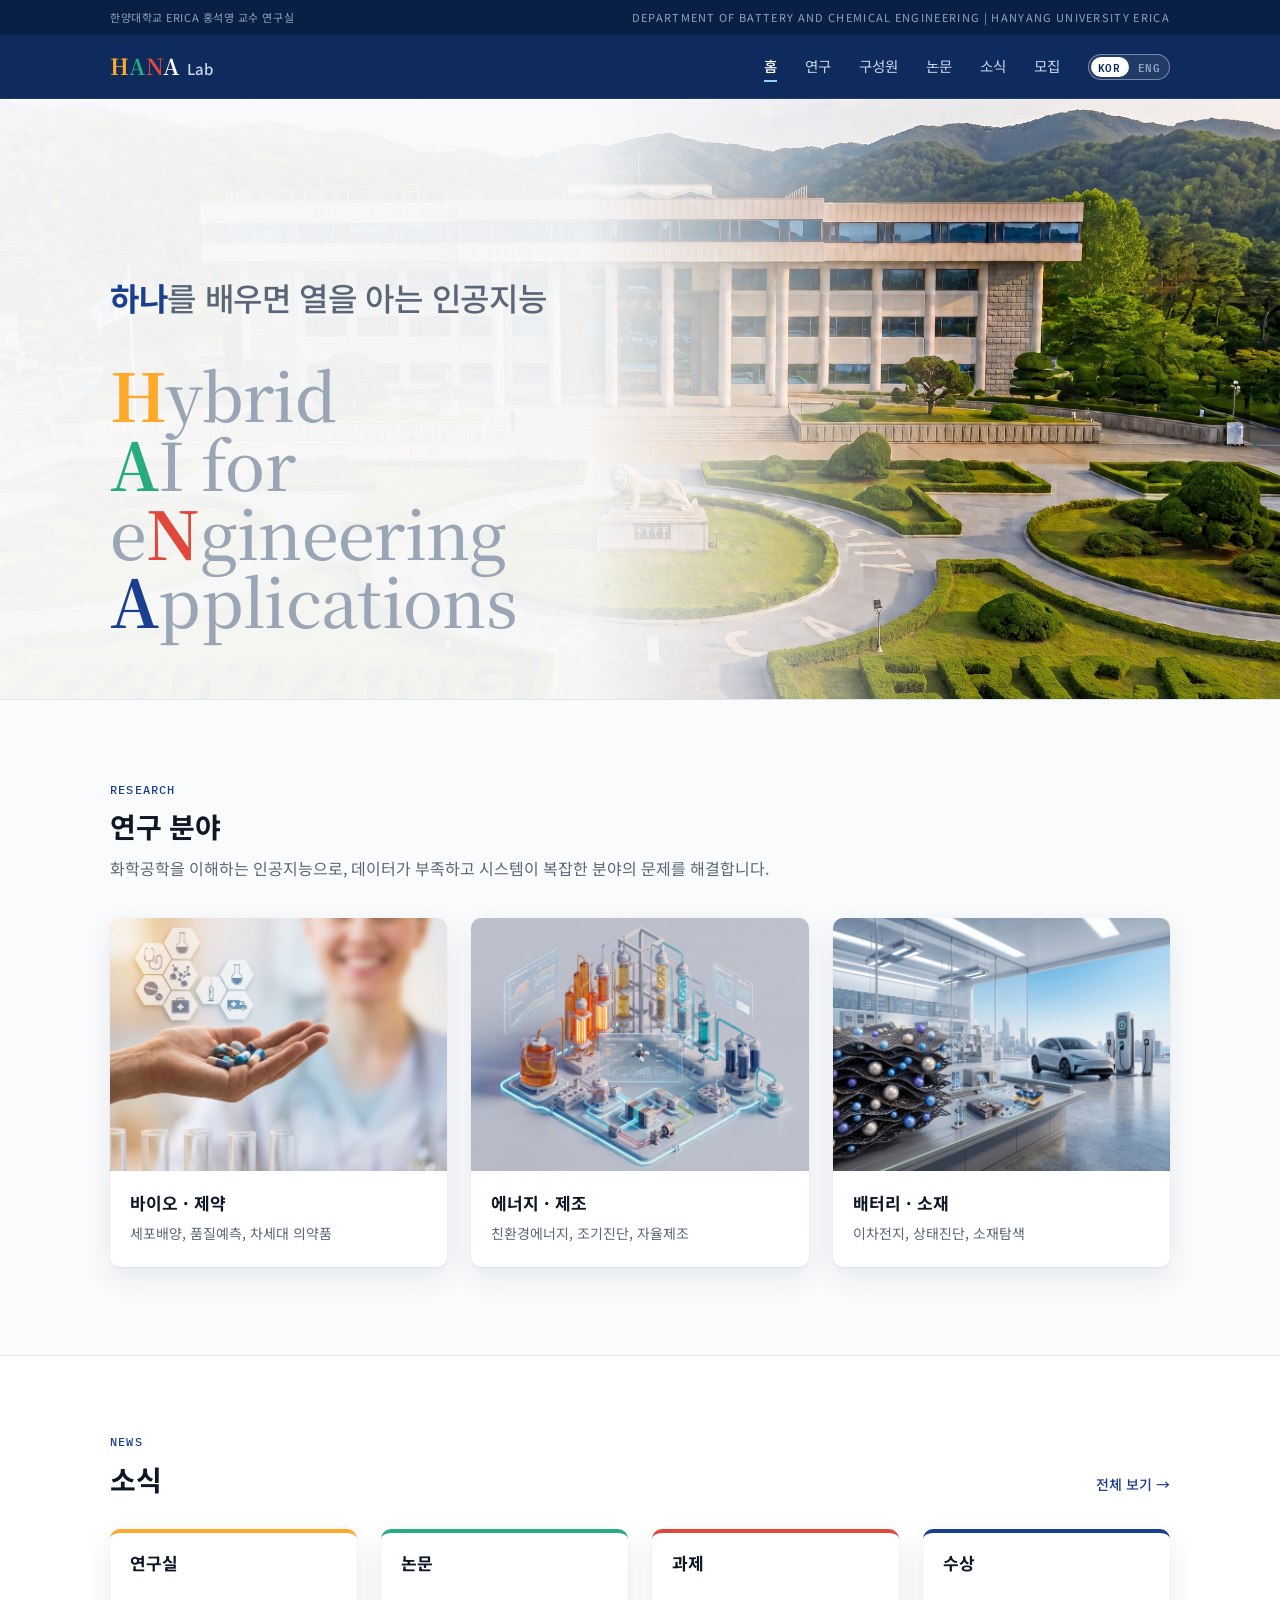
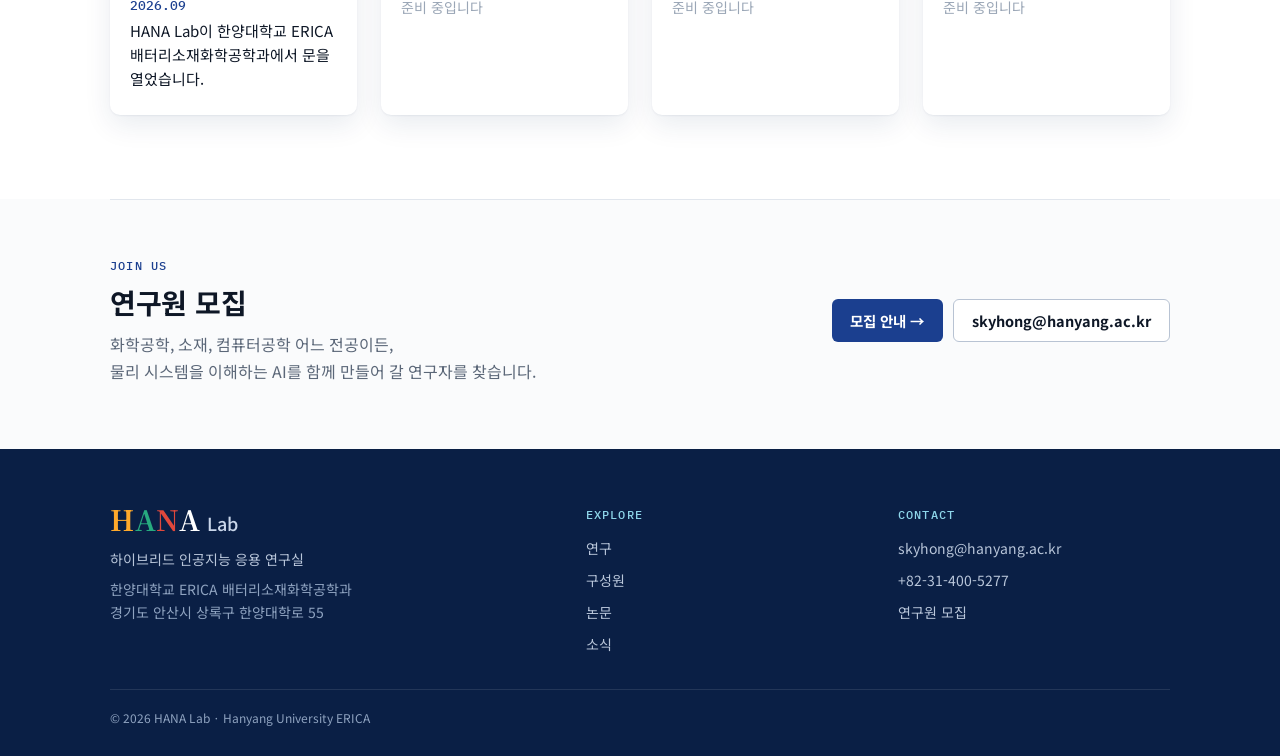
<file: index.html>
<!DOCTYPE html><html lang="ko"><head><meta charset="utf-8"><meta name="viewport" content="width=device-width, initial-scale=1"><title>HANA Lab | 하이브리드 인공지능 응용 연구실</title><meta name="description" content="하이브리드 인공지능 응용 연구실(HANA Lab, Hybrid AI for eNgineering Applications) · 한양대학교 ERICA 배터리소재화학공학과"><link rel="canonical" href="https://hana.hanyang.ac.kr/"><link rel="alternate" hreflang="ko" href="https://hana.hanyang.ac.kr/"><link rel="alternate" hreflang="en" href="https://hana.hanyang.ac.kr/en/"><link rel="alternate" hreflang="x-default" href="https://hana.hanyang.ac.kr/"><meta property="og:type" content="website"><meta property="og:site_name" content="HANA Lab"><meta property="og:title" content="HANA Lab | 하이브리드 인공지능 응용 연구실"><meta property="og:description" content="하이브리드 인공지능 응용 연구실(HANA Lab, Hybrid AI for eNgineering Applications) · 한양대학교 ERICA 배터리소재화학공학과"><meta property="og:url" content="https://hana.hanyang.ac.kr/"><meta property="og:image" content="https://hana.hanyang.ac.kr/images/hero-campus.jpg"><meta property="og:locale" content="ko_KR"><meta property="og:locale:alternate" content="en_US"><meta name="twitter:card" content="summary_large_image"><meta name="theme-color" content="#0F2A5C"><link rel="icon" href="/favicon.svg" type="image/svg+xml"><link rel="icon" href="/favicon-32.png" type="image/png" sizes="32x32"><link rel="apple-touch-icon" href="/apple-touch-icon.png"><link rel="preconnect" href="https://fonts.googleapis.com"><link rel="preconnect" href="https://fonts.gstatic.com" crossorigin><link rel="stylesheet" href="https://fonts.googleapis.com/css2?family=IBM+Plex+Mono:wght@400;500;600&family=Noto+Sans+KR:wght@400;500;700&family=Noto+Serif+KR:wght@500;700&display=swap"><link rel="stylesheet" href="/_astro/BaseLayout.Ji1_HkeW.css"><style>.photo[data-astro-cid-ibx6unlj]{object-fit:cover;width:100%;height:100%}.join-inner[data-astro-cid-jqrgd37h]{border-top:1px solid var(--line);flex-wrap:wrap;justify-content:space-between;align-items:center;gap:20px 40px;padding-block:56px 64px;display:flex}.join-desc[data-astro-cid-jqrgd37h]{max-width:38em;color:var(--muted);white-space:pre-line;margin:10px 0 0}.ctas[data-astro-cid-jqrgd37h]{flex-wrap:wrap;gap:10px;display:flex}
</style><link rel="stylesheet" href="/_astro/HomePage.CQoN3xsb.css"></head><body><a class="skip-link" href="#main">본문 바로가기</a><header data-astro-cid-fzpbxy5g><div class="topbar" data-astro-cid-fzpbxy5g><div class="container" data-astro-cid-fzpbxy5g><span class="ko" data-astro-cid-fzpbxy5g>한양대학교 ERICA 홍석영 교수 연구실</span><!-- lang="en": 기관명은 두 언어 페이지에서 같은 영어인데 페이지 언어에 따라 공백 폭이 달라 5px 차이가 났다 (2026-09-28). 영어로 못 박는다 --><span class="right" lang="en" data-astro-cid-fzpbxy5g><span data-astro-cid-fzpbxy5g>Department of Battery and Chemical Engineering</span><span class="sep" aria-hidden="true" data-astro-cid-fzpbxy5g> | </span><span data-astro-cid-fzpbxy5g>Hanyang University ERICA</span></span></div></div><nav class="nav" aria-label="주 메뉴" data-astro-cid-fzpbxy5g><div class="container" data-astro-cid-fzpbxy5g><a class="brand" href="/" data-astro-cid-fzpbxy5g><span class="wordmark on-dark size-md" role="img" aria-label="HANA Lab" data-astro-cid-qisgtjgl><b aria-hidden="true" data-astro-cid-qisgtjgl><i class="h" data-astro-cid-qisgtjgl>H</i><i class="a" data-astro-cid-qisgtjgl>A</i><i class="n" data-astro-cid-qisgtjgl>N</i><i class="last" data-astro-cid-qisgtjgl>A</i></b><span aria-hidden="true" data-astro-cid-qisgtjgl>Lab</span></span></a><ul class="links" data-astro-cid-fzpbxy5g><li data-astro-cid-fzpbxy5g><a href="/" aria-current="page" data-astro-cid-fzpbxy5g>홈</a></li><li data-astro-cid-fzpbxy5g><a href="/research/" data-astro-cid-fzpbxy5g>연구</a></li><li data-astro-cid-fzpbxy5g><a href="/members/" data-astro-cid-fzpbxy5g>구성원</a></li><li data-astro-cid-fzpbxy5g><a href="/publications/" data-astro-cid-fzpbxy5g>논문</a></li><li data-astro-cid-fzpbxy5g><a href="/news/" data-astro-cid-fzpbxy5g>소식</a></li><li data-astro-cid-fzpbxy5g><a href="/join/" data-astro-cid-fzpbxy5g>모집</a></li><li class="lang-item" data-astro-cid-fzpbxy5g><a class="lang-toggle" href="/en/" hreflang="en" lang="en" aria-label="Switch to English" data-on="ko" data-astro-cid-mnehnta4><span class="knob" aria-hidden="true" data-astro-cid-mnehnta4></span><span class="lab ko" aria-hidden="true" data-astro-cid-mnehnta4>KOR</span><span class="lab en" aria-hidden="true" data-astro-cid-mnehnta4>ENG</span></a></li></ul></div></nav></header><main id="main"><section class="hero" aria-labelledby="hero-title" data-astro-cid-jgctki6q><img class="hero-photo" src="/images/hero-campus.jpg" alt="" fetchpriority="high" data-astro-cid-jgctki6q><div class="container" data-astro-cid-jgctki6q><!-- 웹 글꼴이 오기 전에 대체 글꼴(Georgia · 맑은 고딕)로 먼저 그렸다가 바뀌면서 구호와 머리글자가 움직이는 것을 막는다 (2026-09-28).
           글꼴이 준비될 때까지 두 글자 덩어리를 숨기고(html.fonts-loading), 준비되면 보인다. 글꼴이 이미 저장돼 있으면 바로 보이고,
           1.5초 안에 못 받으면 대체 글꼴로라도 보인다. 언어 전환은 페이지를 새로 여는 것이라 매번 이 검사를 거친다 --><script>(function(){const motto = "하나를 배우면 열을 아는 인공지능";

        document.documentElement.classList.add("fonts-loading");
        (function () {
          var show = function () { document.documentElement.classList.remove("fonts-loading"); };
          var timer = setTimeout(show, 1500);
          var fonts = document.fonts;
          if (!fonts || !fonts.load) { clearTimeout(timer); show(); return; }
          var acronym = "Hybrid AI for eNgineering Applications";
          Promise.all([
            fonts.load('500 1em "Noto Serif KR"', acronym),
            fonts.load('700 1em "Noto Serif KR"', acronym),
            fonts.load('500 1em "Noto Sans KR"', motto),
            fonts.load('700 1em "Noto Sans KR"', motto),
          ]).then(function () { clearTimeout(timer); show(); }, function () { clearTimeout(timer); show(); });
        })();
      })();</script><p class="motto" data-astro-cid-jgctki6q><b>하나</b>를 배우면 열을 아는 인공지능</p><!-- lang="en": 머리글자는 두 언어 페이지에서 같은 영어 문장인데, 페이지 언어(ko/en)에 따라 브라우저가 공백 폭을 다르게 조판해
           "AI for"의 "for"가 3px 움직였다(한국어 16.9px · 영어 13.8px, 2026-09-28 측정). 영어로 못 박아 두 페이지가 같게 한다 --><h1 class="acronym" id="hero-title" lang="en" data-astro-cid-jgctki6q><span class="sr-only" data-astro-cid-jgctki6q>HANA Lab: </span><span class="line" data-astro-cid-jgctki6q><b class="h" data-astro-cid-jgctki6q>H</b>ybrid </span><span class="line" data-astro-cid-jgctki6q><b class="a" data-astro-cid-jgctki6q>A</b>I for </span><span class="line" data-astro-cid-jgctki6q>e<b class="n" data-astro-cid-jgctki6q>N</b>gineering </span><span class="line" data-astro-cid-jgctki6q><b data-astro-cid-jgctki6q>A</b>pplications</span></h1></div></section><section class="research text-research" aria-labelledby="research-title" data-astro-cid-jgctki6q><div class="container" data-astro-cid-jgctki6q><p class="eyebrow" data-astro-cid-jgctki6q>RESEARCH</p><h2 class="sec-title" id="research-title" data-astro-cid-jgctki6q>연구 분야</h2><p class="tagline" data-astro-cid-jgctki6q>화학공학을 이해하는 인공지능으로, 데이터가 부족하고 시스템이 복잡한 분야의 문제를 해결합니다.</p><ul class="domains" data-astro-cid-jgctki6q><li data-astro-cid-jgctki6q><a class="domain" href="/research/#bio" data-astro-cid-jgctki6q><div class="domain-photo" data-astro-cid-jgctki6q><img class="photo" src="/images/research-bio.jpg" alt="바이오 · 제약" loading="lazy" decoding="async" data-astro-cid-ibx6unlj></div><div class="domain-text" data-astro-cid-jgctki6q><h3 data-astro-cid-jgctki6q>바이오 · 제약</h3><!-- 키워드 세 개는 각각 한 덩어리로(낱말 안이나 하이픈에서 줄이 끊기지 않게), 줄은 쉼표 뒤에서만 바뀐다 (2026-09-23) --><p data-astro-cid-jgctki6q><span class="kw" data-astro-cid-jgctki6q>세포배양</span>, <span class="kw" data-astro-cid-jgctki6q>품질예측</span>, <span class="kw" data-astro-cid-jgctki6q>차세대 의약품</span></p></div></a></li><li data-astro-cid-jgctki6q><a class="domain" href="/research/#energy" data-astro-cid-jgctki6q><div class="domain-photo" data-astro-cid-jgctki6q><img class="photo" src="/images/research-energy.jpg" alt="에너지 · 제조" loading="lazy" decoding="async" data-astro-cid-ibx6unlj></div><div class="domain-text" data-astro-cid-jgctki6q><h3 data-astro-cid-jgctki6q>에너지 · 제조</h3><!-- 키워드 세 개는 각각 한 덩어리로(낱말 안이나 하이픈에서 줄이 끊기지 않게), 줄은 쉼표 뒤에서만 바뀐다 (2026-09-23) --><p data-astro-cid-jgctki6q><span class="kw" data-astro-cid-jgctki6q>친환경에너지</span>, <span class="kw" data-astro-cid-jgctki6q>조기진단</span>, <span class="kw" data-astro-cid-jgctki6q>자율제조</span></p></div></a></li><li data-astro-cid-jgctki6q><a class="domain" href="/research/#battery" data-astro-cid-jgctki6q><div class="domain-photo" data-astro-cid-jgctki6q><img class="photo" src="/images/research-battery.jpg" alt="배터리 · 소재" loading="lazy" decoding="async" data-astro-cid-ibx6unlj></div><div class="domain-text" data-astro-cid-jgctki6q><h3 data-astro-cid-jgctki6q>배터리 · 소재</h3><!-- 키워드 세 개는 각각 한 덩어리로(낱말 안이나 하이픈에서 줄이 끊기지 않게), 줄은 쉼표 뒤에서만 바뀐다 (2026-09-23) --><p data-astro-cid-jgctki6q><span class="kw" data-astro-cid-jgctki6q>이차전지</span>, <span class="kw" data-astro-cid-jgctki6q>상태진단</span>, <span class="kw" data-astro-cid-jgctki6q>소재탐색</span></p></div></a></li></ul></div></section><section class="news text-news" aria-labelledby="news-title" data-astro-cid-jgctki6q><div class="container" data-astro-cid-jgctki6q><div class="news-head" data-astro-cid-jgctki6q><div data-astro-cid-jgctki6q><p class="eyebrow" data-astro-cid-jgctki6q>NEWS</p><h2 class="sec-title" id="news-title" data-astro-cid-jgctki6q>소식</h2></div><a class="more" href="/news/" data-astro-cid-jgctki6q>전체 보기 →</a></div><!-- 분류별 네 칸: 분류마다 최신 3개. 소식이 없는 분류는 안내문이 나온다 --><div class="news-cols" data-astro-cid-jgctki6q><section class="news-col" aria-label="연구실 소식" data-astro-cid-jgctki6q><h3 data-astro-cid-jgctki6q>연구실</h3><ol data-astro-cid-jgctki6q><li data-astro-cid-jgctki6q><time datetime="2026-09" data-astro-cid-jgctki6q>2026.09</time><span data-astro-cid-jgctki6q>HANA Lab이 한양대학교 ERICA 배터리소재화학공학과에서 문을 열었습니다.</span></li></ol></section><section class="news-col" aria-label="논문 소식" data-astro-cid-jgctki6q><h3 data-astro-cid-jgctki6q>논문</h3><p class="news-empty" data-astro-cid-jgctki6q>준비 중입니다</p></section><section class="news-col" aria-label="과제 소식" data-astro-cid-jgctki6q><h3 data-astro-cid-jgctki6q>과제</h3><p class="news-empty" data-astro-cid-jgctki6q>준비 중입니다</p></section><section class="news-col" aria-label="수상 소식" data-astro-cid-jgctki6q><h3 data-astro-cid-jgctki6q>수상</h3><p class="news-empty" data-astro-cid-jgctki6q>준비 중입니다</p></section></div></div></section><section class="join text-join" aria-labelledby="join-title" data-astro-cid-jqrgd37h><div class="container" data-astro-cid-jqrgd37h><div class="join-inner" data-astro-cid-jqrgd37h><div data-astro-cid-jqrgd37h><p class="eyebrow" data-astro-cid-jqrgd37h>JOIN US</p><h2 class="sec-title" id="join-title" data-astro-cid-jqrgd37h>연구원 모집</h2><p class="join-desc" data-astro-cid-jqrgd37h>화학공학, 소재, 컴퓨터공학 어느 전공이든,
물리 시스템을 이해하는 AI를 함께 만들어 갈 연구자를 찾습니다.</p></div><div class="ctas" data-astro-cid-jqrgd37h><a class="btn btn-primary" href="/join/" data-astro-cid-jqrgd37h>모집 안내 →</a><a class="btn btn-secondary" href="mailto:skyhong@hanyang.ac.kr" data-astro-cid-jqrgd37h>skyhong@hanyang.ac.kr</a></div></div></div></section></main><footer class="footer" data-astro-cid-nns7i3if><div class="container grid" data-astro-cid-nns7i3if><div data-astro-cid-nns7i3if><p class="name" data-astro-cid-nns7i3if><span class="wordmark on-dark size-lg" role="img" aria-label="HANA Lab" data-astro-cid-qisgtjgl><b aria-hidden="true" data-astro-cid-qisgtjgl><i class="h" data-astro-cid-qisgtjgl>H</i><i class="a" data-astro-cid-qisgtjgl>A</i><i class="n" data-astro-cid-qisgtjgl>N</i><i class="last" data-astro-cid-qisgtjgl>A</i></b><span aria-hidden="true" data-astro-cid-qisgtjgl>Lab</span></span></p><p data-astro-cid-nns7i3if>하이브리드 인공지능 응용 연구실</p><p class="address" data-astro-cid-nns7i3if>한양대학교 ERICA 배터리소재화학공학과<br data-astro-cid-nns7i3if>경기도 안산시 상록구 한양대학로 55</p></div><div data-astro-cid-nns7i3if><p class="heading" data-astro-cid-nns7i3if>Explore</p><ul data-astro-cid-nns7i3if><li data-astro-cid-nns7i3if><a href="/research/" data-astro-cid-nns7i3if>연구</a></li><li data-astro-cid-nns7i3if><a href="/members/" data-astro-cid-nns7i3if>구성원</a></li><li data-astro-cid-nns7i3if><a href="/publications/" data-astro-cid-nns7i3if>논문</a></li><li data-astro-cid-nns7i3if><a href="/news/" data-astro-cid-nns7i3if>소식</a></li></ul></div><div data-astro-cid-nns7i3if><p class="heading" data-astro-cid-nns7i3if>Contact</p><ul data-astro-cid-nns7i3if><li data-astro-cid-nns7i3if><a href="mailto:skyhong@hanyang.ac.kr" data-astro-cid-nns7i3if>skyhong@hanyang.ac.kr</a></li><li data-astro-cid-nns7i3if><a href="tel:+82314005277" data-astro-cid-nns7i3if>+82-31-400-5277</a></li><li data-astro-cid-nns7i3if><a href="/join/" data-astro-cid-nns7i3if>연구원 모집</a></li></ul></div></div><div class="container" data-astro-cid-nns7i3if><p class="bottom" lang="en" data-astro-cid-nns7i3if>© 2026 HANA Lab · Hanyang University ERICA</p> <!-- lang="en": 두 언어 공통 영어 문장은 페이지 언어에 따라 공백 폭이 달라지지 않게 (2026-09-28) --></div></footer></body></html>
</file>
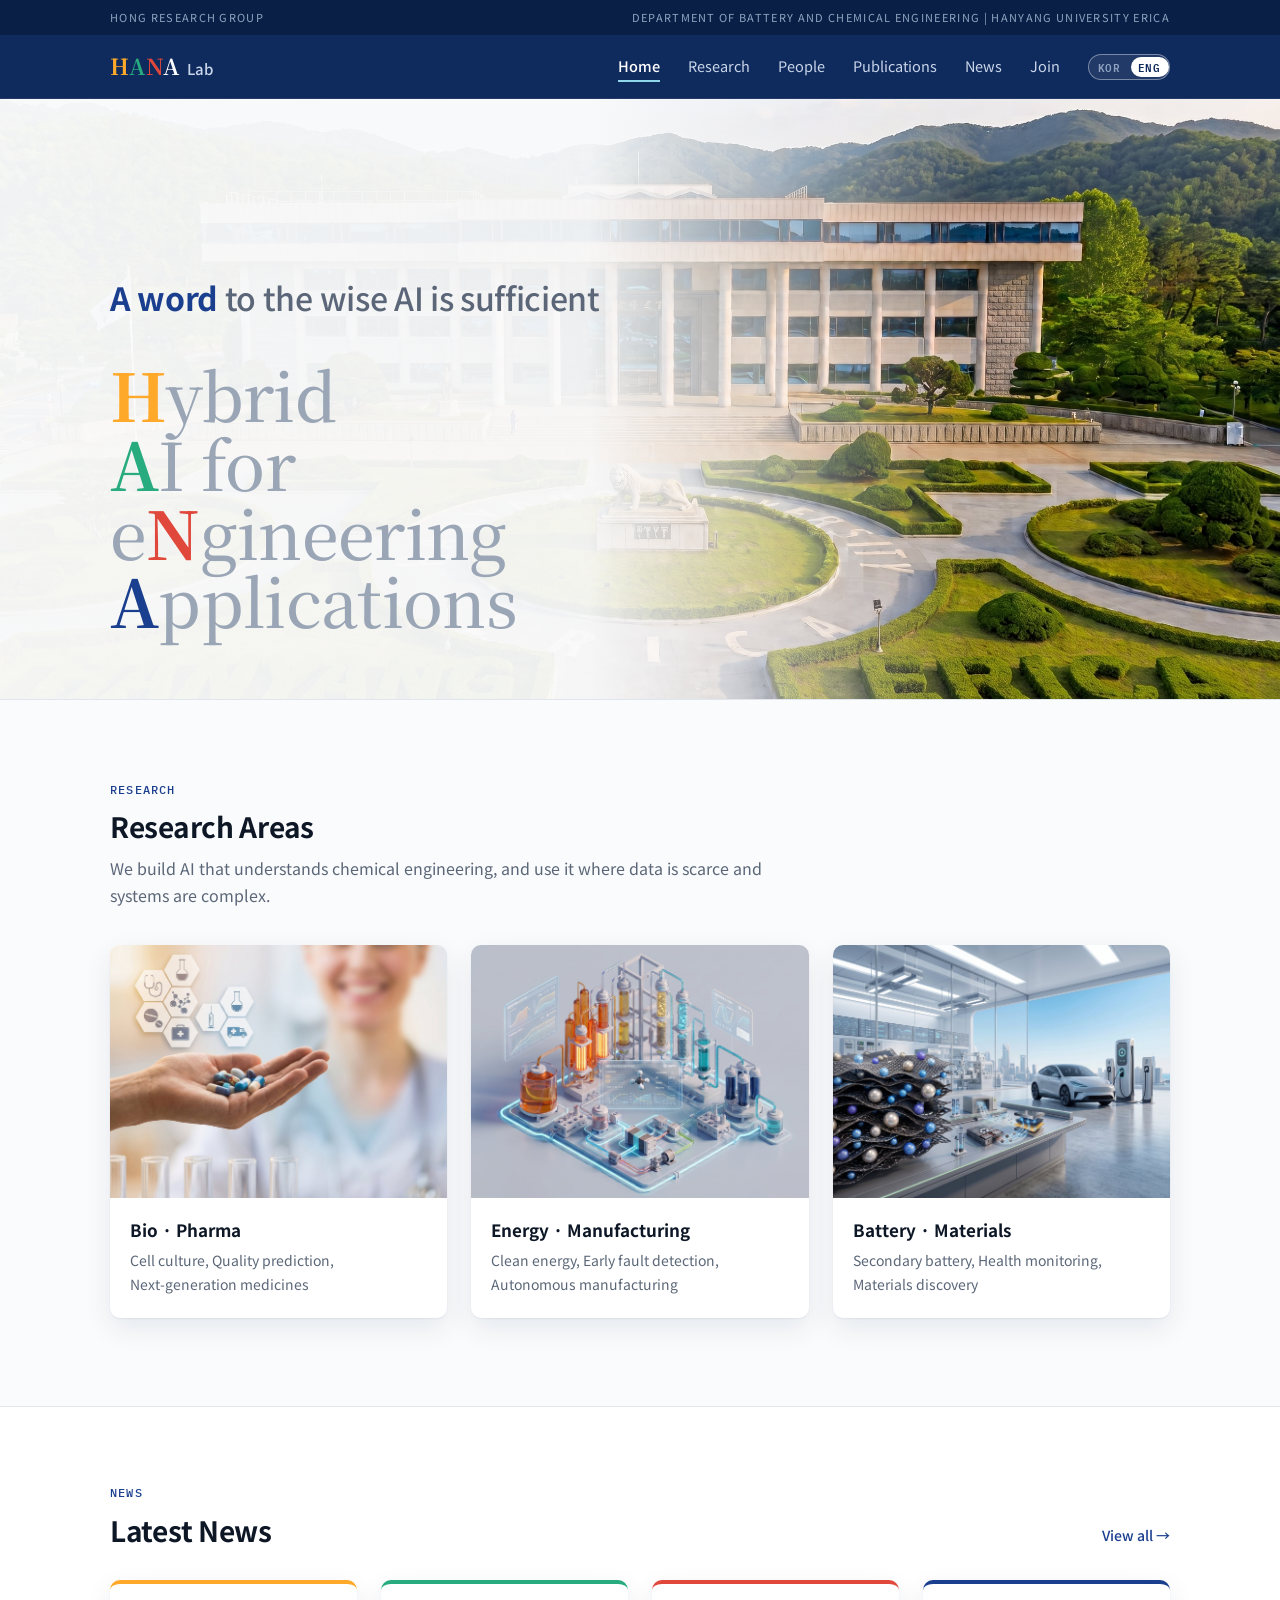
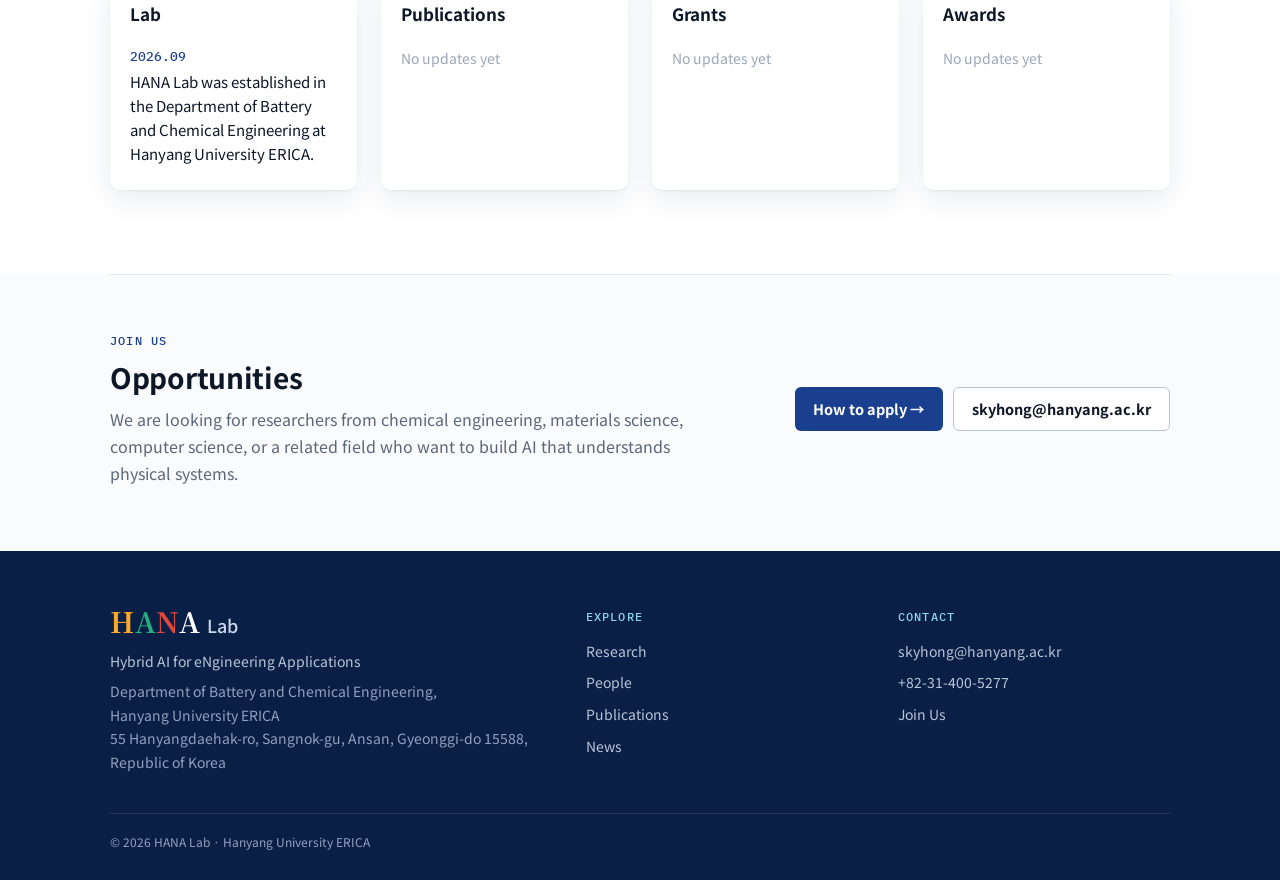
<file: en/index.html>
<!DOCTYPE html><html lang="en"><head><meta charset="utf-8"><meta name="viewport" content="width=device-width, initial-scale=1"><title>HANA Lab | Hybrid AI for eNgineering Applications</title><meta name="description" content="HANA Lab (Hybrid AI for eNgineering Applications) · Department of Battery and Chemical Engineering, Hanyang University ERICA"><link rel="canonical" href="https://hana.hanyang.ac.kr/en/"><link rel="alternate" hreflang="ko" href="https://hana.hanyang.ac.kr/"><link rel="alternate" hreflang="en" href="https://hana.hanyang.ac.kr/en/"><link rel="alternate" hreflang="x-default" href="https://hana.hanyang.ac.kr/"><meta property="og:type" content="website"><meta property="og:site_name" content="HANA Lab"><meta property="og:title" content="HANA Lab | Hybrid AI for eNgineering Applications"><meta property="og:description" content="HANA Lab (Hybrid AI for eNgineering Applications) · Department of Battery and Chemical Engineering, Hanyang University ERICA"><meta property="og:url" content="https://hana.hanyang.ac.kr/en/"><meta property="og:image" content="https://hana.hanyang.ac.kr/images/hero-campus.jpg"><meta property="og:locale" content="en_US"><meta property="og:locale:alternate" content="ko_KR"><meta name="twitter:card" content="summary_large_image"><meta name="theme-color" content="#0F2A5C"><link rel="icon" href="/favicon.svg" type="image/svg+xml"><link rel="icon" href="/favicon-32.png" type="image/png" sizes="32x32"><link rel="apple-touch-icon" href="/apple-touch-icon.png"><link rel="preconnect" href="https://fonts.googleapis.com"><link rel="preconnect" href="https://fonts.gstatic.com" crossorigin><link rel="stylesheet" href="https://fonts.googleapis.com/css2?family=IBM+Plex+Mono:wght@400;500;600&family=Noto+Sans+KR:wght@400;500;700&family=Noto+Serif+KR:wght@500;700&display=swap"><link rel="stylesheet" href="/_astro/BaseLayout.Ji1_HkeW.css"><style>.photo[data-astro-cid-ibx6unlj]{object-fit:cover;width:100%;height:100%}.join-inner[data-astro-cid-jqrgd37h]{border-top:1px solid var(--line);flex-wrap:wrap;justify-content:space-between;align-items:center;gap:20px 40px;padding-block:56px 64px;display:flex}.join-desc[data-astro-cid-jqrgd37h]{max-width:38em;color:var(--muted);white-space:pre-line;margin:10px 0 0}.ctas[data-astro-cid-jqrgd37h]{flex-wrap:wrap;gap:10px;display:flex}
</style><link rel="stylesheet" href="/_astro/HomePage.CQoN3xsb.css"></head><body><a class="skip-link" href="#main">Skip to content</a><header data-astro-cid-fzpbxy5g><div class="topbar" data-astro-cid-fzpbxy5g><div class="container" data-astro-cid-fzpbxy5g><span data-astro-cid-fzpbxy5g>Hong Research Group</span><!-- lang="en": 기관명은 두 언어 페이지에서 같은 영어인데 페이지 언어에 따라 공백 폭이 달라 5px 차이가 났다 (2026-09-28). 영어로 못 박는다 --><span class="right" lang="en" data-astro-cid-fzpbxy5g><span data-astro-cid-fzpbxy5g>Department of Battery and Chemical Engineering</span><span class="sep" aria-hidden="true" data-astro-cid-fzpbxy5g> | </span><span data-astro-cid-fzpbxy5g>Hanyang University ERICA</span></span></div></div><nav class="nav" aria-label="Main menu" data-astro-cid-fzpbxy5g><div class="container" data-astro-cid-fzpbxy5g><a class="brand" href="/en/" data-astro-cid-fzpbxy5g><span class="wordmark on-dark size-md" role="img" aria-label="HANA Lab" data-astro-cid-qisgtjgl><b aria-hidden="true" data-astro-cid-qisgtjgl><i class="h" data-astro-cid-qisgtjgl>H</i><i class="a" data-astro-cid-qisgtjgl>A</i><i class="n" data-astro-cid-qisgtjgl>N</i><i class="last" data-astro-cid-qisgtjgl>A</i></b><span aria-hidden="true" data-astro-cid-qisgtjgl>Lab</span></span></a><ul class="links" data-astro-cid-fzpbxy5g><li data-astro-cid-fzpbxy5g><a href="/en/" aria-current="page" data-astro-cid-fzpbxy5g>Home</a></li><li data-astro-cid-fzpbxy5g><a href="/en/research/" data-astro-cid-fzpbxy5g>Research</a></li><li data-astro-cid-fzpbxy5g><a href="/en/members/" data-astro-cid-fzpbxy5g>People</a></li><li data-astro-cid-fzpbxy5g><a href="/en/publications/" data-astro-cid-fzpbxy5g>Publications</a></li><li data-astro-cid-fzpbxy5g><a href="/en/news/" data-astro-cid-fzpbxy5g>News</a></li><li data-astro-cid-fzpbxy5g><a href="/en/join/" data-astro-cid-fzpbxy5g>Join</a></li><li class="lang-item" data-astro-cid-fzpbxy5g><a class="lang-toggle" href="/" hreflang="ko" lang="ko" aria-label="한국어로 보기" data-on="en" data-astro-cid-mnehnta4><span class="knob" aria-hidden="true" data-astro-cid-mnehnta4></span><span class="lab ko" aria-hidden="true" data-astro-cid-mnehnta4>KOR</span><span class="lab en" aria-hidden="true" data-astro-cid-mnehnta4>ENG</span></a></li></ul></div></nav></header><main id="main"><section class="hero" aria-labelledby="hero-title" data-astro-cid-jgctki6q><img class="hero-photo" src="/images/hero-campus.jpg" alt="" fetchpriority="high" data-astro-cid-jgctki6q><div class="container" data-astro-cid-jgctki6q><!-- 웹 글꼴이 오기 전에 대체 글꼴(Georgia · 맑은 고딕)로 먼저 그렸다가 바뀌면서 구호와 머리글자가 움직이는 것을 막는다 (2026-09-28).
           글꼴이 준비될 때까지 두 글자 덩어리를 숨기고(html.fonts-loading), 준비되면 보인다. 글꼴이 이미 저장돼 있으면 바로 보이고,
           1.5초 안에 못 받으면 대체 글꼴로라도 보인다. 언어 전환은 페이지를 새로 여는 것이라 매번 이 검사를 거친다 --><script>(function(){const motto = "A word to the wise AI is sufficient";

        document.documentElement.classList.add("fonts-loading");
        (function () {
          var show = function () { document.documentElement.classList.remove("fonts-loading"); };
          var timer = setTimeout(show, 1500);
          var fonts = document.fonts;
          if (!fonts || !fonts.load) { clearTimeout(timer); show(); return; }
          var acronym = "Hybrid AI for eNgineering Applications";
          Promise.all([
            fonts.load('500 1em "Noto Serif KR"', acronym),
            fonts.load('700 1em "Noto Serif KR"', acronym),
            fonts.load('500 1em "Noto Sans KR"', motto),
            fonts.load('700 1em "Noto Sans KR"', motto),
          ]).then(function () { clearTimeout(timer); show(); }, function () { clearTimeout(timer); show(); });
        })();
      })();</script><p class="motto" data-astro-cid-jgctki6q><b>A word</b> to the wise AI is sufficient</p><!-- lang="en": 머리글자는 두 언어 페이지에서 같은 영어 문장인데, 페이지 언어(ko/en)에 따라 브라우저가 공백 폭을 다르게 조판해
           "AI for"의 "for"가 3px 움직였다(한국어 16.9px · 영어 13.8px, 2026-09-28 측정). 영어로 못 박아 두 페이지가 같게 한다 --><h1 class="acronym" id="hero-title" lang="en" data-astro-cid-jgctki6q><span class="sr-only" data-astro-cid-jgctki6q>HANA Lab: </span><span class="line" data-astro-cid-jgctki6q><b class="h" data-astro-cid-jgctki6q>H</b>ybrid </span><span class="line" data-astro-cid-jgctki6q><b class="a" data-astro-cid-jgctki6q>A</b>I for </span><span class="line" data-astro-cid-jgctki6q>e<b class="n" data-astro-cid-jgctki6q>N</b>gineering </span><span class="line" data-astro-cid-jgctki6q><b data-astro-cid-jgctki6q>A</b>pplications</span></h1></div></section><section class="research text-research" aria-labelledby="research-title" data-astro-cid-jgctki6q><div class="container" data-astro-cid-jgctki6q><p class="eyebrow" data-astro-cid-jgctki6q>RESEARCH</p><h2 class="sec-title" id="research-title" data-astro-cid-jgctki6q>Research Areas</h2><p class="tagline" data-astro-cid-jgctki6q>We build AI that understands chemical engineering, and use it where data is scarce and systems are complex.</p><ul class="domains" data-astro-cid-jgctki6q><li data-astro-cid-jgctki6q><a class="domain" href="/en/research/#bio" data-astro-cid-jgctki6q><div class="domain-photo" data-astro-cid-jgctki6q><img class="photo" src="/images/research-bio.jpg" alt="Bio · Pharma" loading="lazy" decoding="async" data-astro-cid-ibx6unlj></div><div class="domain-text" data-astro-cid-jgctki6q><h3 data-astro-cid-jgctki6q>Bio · Pharma</h3><!-- 키워드 세 개는 각각 한 덩어리로(낱말 안이나 하이픈에서 줄이 끊기지 않게), 줄은 쉼표 뒤에서만 바뀐다 (2026-09-23) --><p data-astro-cid-jgctki6q><span class="kw" data-astro-cid-jgctki6q>Cell culture</span>, <span class="kw" data-astro-cid-jgctki6q>Quality prediction</span>, <span class="kw" data-astro-cid-jgctki6q>Next-generation medicines</span></p></div></a></li><li data-astro-cid-jgctki6q><a class="domain" href="/en/research/#energy" data-astro-cid-jgctki6q><div class="domain-photo" data-astro-cid-jgctki6q><img class="photo" src="/images/research-energy.jpg" alt="Energy · Manufacturing" loading="lazy" decoding="async" data-astro-cid-ibx6unlj></div><div class="domain-text" data-astro-cid-jgctki6q><h3 data-astro-cid-jgctki6q>Energy · Manufacturing</h3><!-- 키워드 세 개는 각각 한 덩어리로(낱말 안이나 하이픈에서 줄이 끊기지 않게), 줄은 쉼표 뒤에서만 바뀐다 (2026-09-23) --><p data-astro-cid-jgctki6q><span class="kw" data-astro-cid-jgctki6q>Clean energy</span>, <span class="kw" data-astro-cid-jgctki6q>Early fault detection</span>, <span class="kw" data-astro-cid-jgctki6q>Autonomous manufacturing</span></p></div></a></li><li data-astro-cid-jgctki6q><a class="domain" href="/en/research/#battery" data-astro-cid-jgctki6q><div class="domain-photo" data-astro-cid-jgctki6q><img class="photo" src="/images/research-battery.jpg" alt="Battery · Materials" loading="lazy" decoding="async" data-astro-cid-ibx6unlj></div><div class="domain-text" data-astro-cid-jgctki6q><h3 data-astro-cid-jgctki6q>Battery · Materials</h3><!-- 키워드 세 개는 각각 한 덩어리로(낱말 안이나 하이픈에서 줄이 끊기지 않게), 줄은 쉼표 뒤에서만 바뀐다 (2026-09-23) --><p data-astro-cid-jgctki6q><span class="kw" data-astro-cid-jgctki6q>Secondary battery</span>, <span class="kw" data-astro-cid-jgctki6q>Health monitoring</span>, <span class="kw" data-astro-cid-jgctki6q>Materials discovery</span></p></div></a></li></ul></div></section><section class="news text-news" aria-labelledby="news-title" data-astro-cid-jgctki6q><div class="container" data-astro-cid-jgctki6q><div class="news-head" data-astro-cid-jgctki6q><div data-astro-cid-jgctki6q><p class="eyebrow" data-astro-cid-jgctki6q>NEWS</p><h2 class="sec-title" id="news-title" data-astro-cid-jgctki6q>Latest News</h2></div><a class="more" href="/en/news/" data-astro-cid-jgctki6q>View all →</a></div><!-- 분류별 네 칸: 분류마다 최신 3개. 소식이 없는 분류는 안내문이 나온다 --><div class="news-cols" data-astro-cid-jgctki6q><section class="news-col" aria-label="Lab news" data-astro-cid-jgctki6q><h3 data-astro-cid-jgctki6q>Lab</h3><ol data-astro-cid-jgctki6q><li data-astro-cid-jgctki6q><time datetime="2026-09" data-astro-cid-jgctki6q>2026.09</time><span data-astro-cid-jgctki6q>HANA Lab was established in the Department of Battery and Chemical Engineering at Hanyang University ERICA.</span></li></ol></section><section class="news-col" aria-label="Publications news" data-astro-cid-jgctki6q><h3 data-astro-cid-jgctki6q>Publications</h3><p class="news-empty" data-astro-cid-jgctki6q>No updates yet</p></section><section class="news-col" aria-label="Grants news" data-astro-cid-jgctki6q><h3 data-astro-cid-jgctki6q>Grants</h3><p class="news-empty" data-astro-cid-jgctki6q>No updates yet</p></section><section class="news-col" aria-label="Awards news" data-astro-cid-jgctki6q><h3 data-astro-cid-jgctki6q>Awards</h3><p class="news-empty" data-astro-cid-jgctki6q>No updates yet</p></section></div></div></section><section class="join text-join" aria-labelledby="join-title" data-astro-cid-jqrgd37h><div class="container" data-astro-cid-jqrgd37h><div class="join-inner" data-astro-cid-jqrgd37h><div data-astro-cid-jqrgd37h><p class="eyebrow" data-astro-cid-jqrgd37h>JOIN US</p><h2 class="sec-title" id="join-title" data-astro-cid-jqrgd37h>Opportunities</h2><p class="join-desc" data-astro-cid-jqrgd37h>We are looking for researchers from chemical engineering, materials science, computer science, or a related field who want to build AI that understands physical systems.</p></div><div class="ctas" data-astro-cid-jqrgd37h><a class="btn btn-primary" href="/en/join/" data-astro-cid-jqrgd37h>How to apply →</a><a class="btn btn-secondary" href="mailto:skyhong@hanyang.ac.kr" data-astro-cid-jqrgd37h>skyhong@hanyang.ac.kr</a></div></div></div></section></main><footer class="footer" data-astro-cid-nns7i3if><div class="container grid" data-astro-cid-nns7i3if><div data-astro-cid-nns7i3if><p class="name" data-astro-cid-nns7i3if><span class="wordmark on-dark size-lg" role="img" aria-label="HANA Lab" data-astro-cid-qisgtjgl><b aria-hidden="true" data-astro-cid-qisgtjgl><i class="h" data-astro-cid-qisgtjgl>H</i><i class="a" data-astro-cid-qisgtjgl>A</i><i class="n" data-astro-cid-qisgtjgl>N</i><i class="last" data-astro-cid-qisgtjgl>A</i></b><span aria-hidden="true" data-astro-cid-qisgtjgl>Lab</span></span></p><p data-astro-cid-nns7i3if>Hybrid AI for eNgineering Applications</p><p class="address" data-astro-cid-nns7i3if>Department of Battery and Chemical Engineering, Hanyang University ERICA<br data-astro-cid-nns7i3if>55 Hanyangdaehak-ro, Sangnok-gu, Ansan, Gyeonggi-do 15588, Republic of Korea</p></div><div data-astro-cid-nns7i3if><p class="heading" data-astro-cid-nns7i3if>Explore</p><ul data-astro-cid-nns7i3if><li data-astro-cid-nns7i3if><a href="/en/research/" data-astro-cid-nns7i3if>Research</a></li><li data-astro-cid-nns7i3if><a href="/en/members/" data-astro-cid-nns7i3if>People</a></li><li data-astro-cid-nns7i3if><a href="/en/publications/" data-astro-cid-nns7i3if>Publications</a></li><li data-astro-cid-nns7i3if><a href="/en/news/" data-astro-cid-nns7i3if>News</a></li></ul></div><div data-astro-cid-nns7i3if><p class="heading" data-astro-cid-nns7i3if>Contact</p><ul data-astro-cid-nns7i3if><li data-astro-cid-nns7i3if><a href="mailto:skyhong@hanyang.ac.kr" data-astro-cid-nns7i3if>skyhong@hanyang.ac.kr</a></li><li data-astro-cid-nns7i3if><a href="tel:+82314005277" data-astro-cid-nns7i3if>+82-31-400-5277</a></li><li data-astro-cid-nns7i3if><a href="/en/join/" data-astro-cid-nns7i3if>Join Us</a></li></ul></div></div><div class="container" data-astro-cid-nns7i3if><p class="bottom" lang="en" data-astro-cid-nns7i3if>© 2026 HANA Lab · Hanyang University ERICA</p> <!-- lang="en": 두 언어 공통 영어 문장은 페이지 언어에 따라 공백 폭이 달라지지 않게 (2026-09-28) --></div></footer></body></html>
</file>
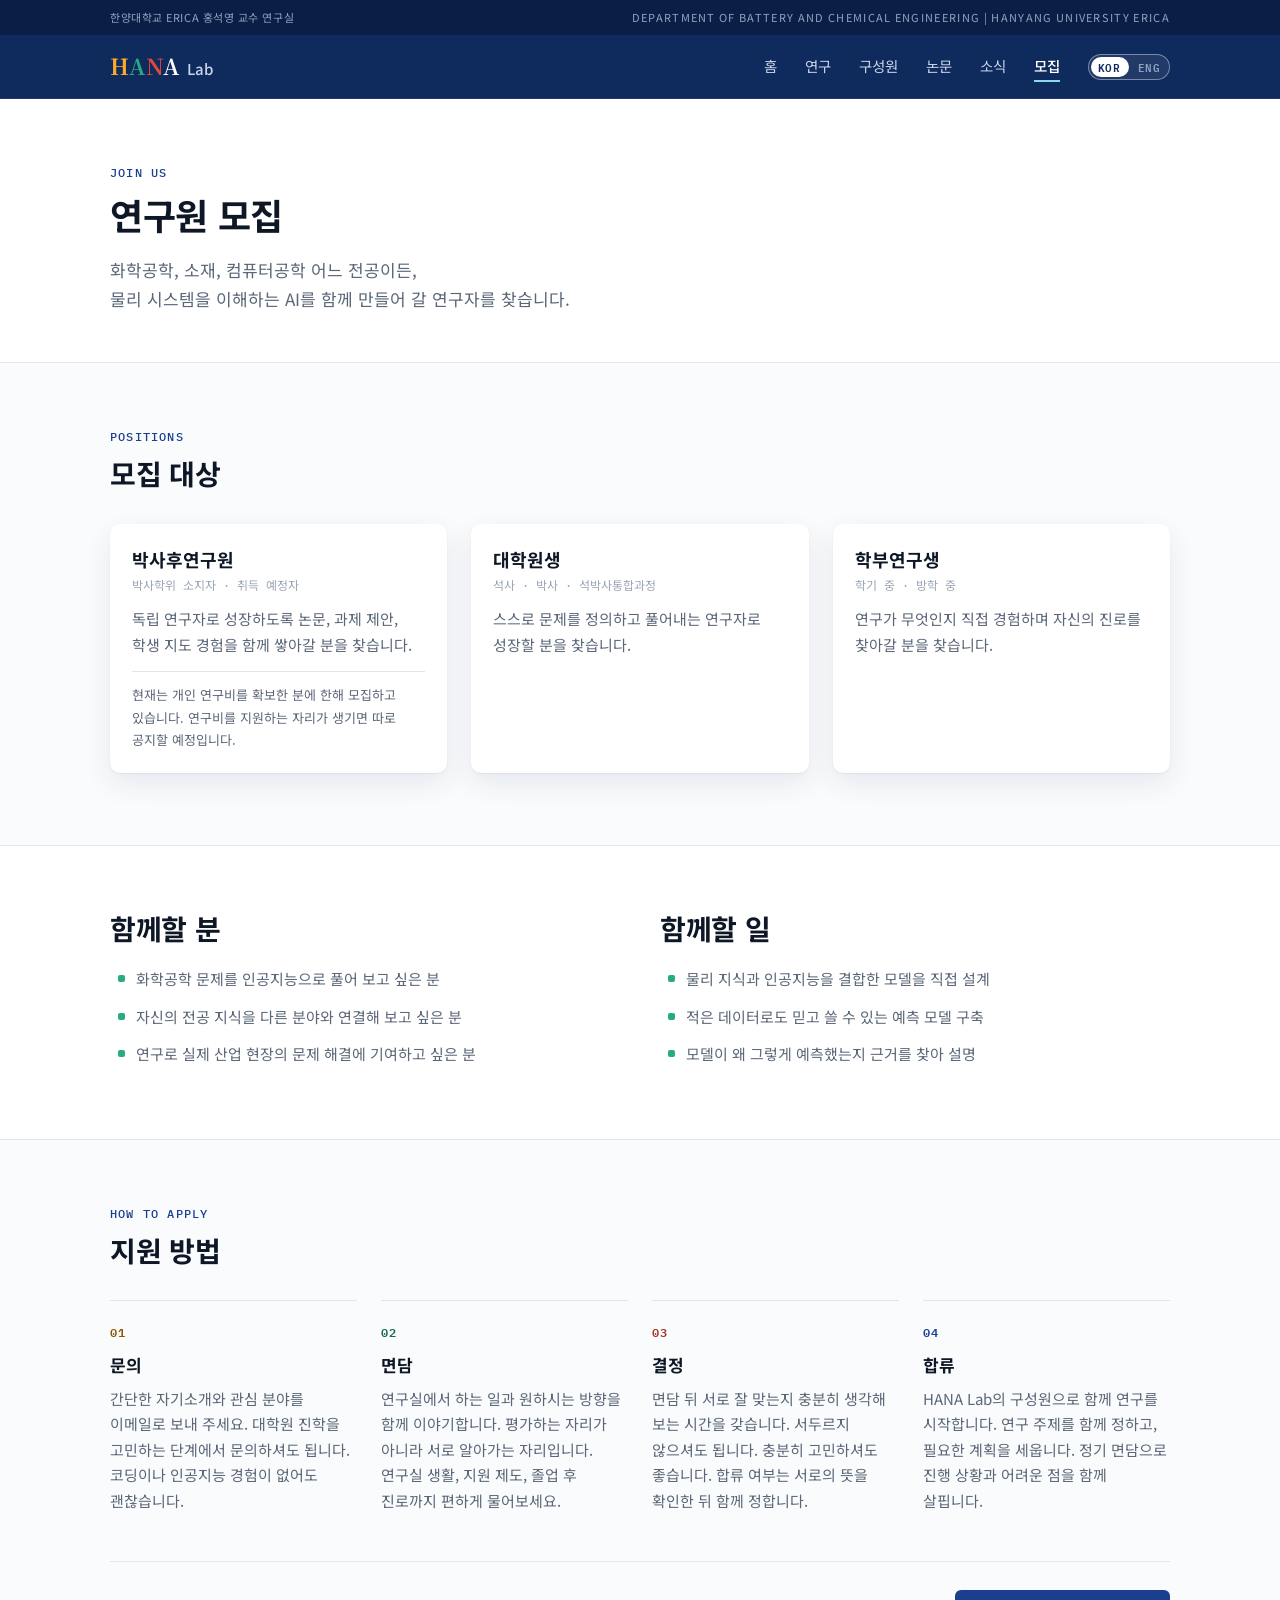
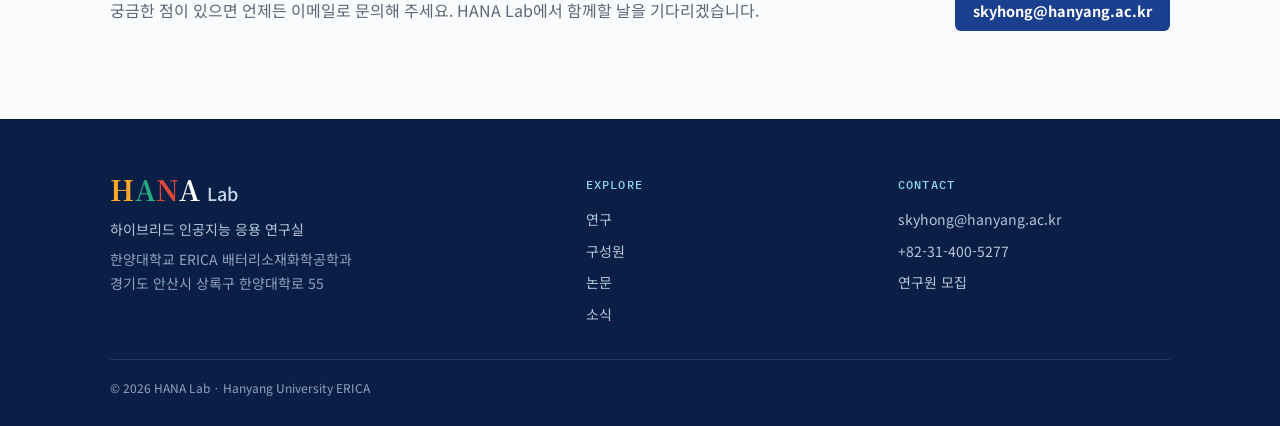
<file: join/index.html>
<!DOCTYPE html><html lang="ko"><head><meta charset="utf-8"><meta name="viewport" content="width=device-width, initial-scale=1"><title>연구원 모집 | HANA Lab</title><meta name="description" content="HANA Lab 연구원 모집 안내 — 박사후연구원 · 대학원생 · 학부연구생"><link rel="canonical" href="https://hana.hanyang.ac.kr/join/"><link rel="alternate" hreflang="ko" href="https://hana.hanyang.ac.kr/join/"><link rel="alternate" hreflang="en" href="https://hana.hanyang.ac.kr/en/join/"><link rel="alternate" hreflang="x-default" href="https://hana.hanyang.ac.kr/join/"><meta property="og:type" content="website"><meta property="og:site_name" content="HANA Lab"><meta property="og:title" content="연구원 모집 | HANA Lab"><meta property="og:description" content="HANA Lab 연구원 모집 안내 — 박사후연구원 · 대학원생 · 학부연구생"><meta property="og:url" content="https://hana.hanyang.ac.kr/join/"><meta property="og:image" content="https://hana.hanyang.ac.kr/images/hero-campus.jpg"><meta property="og:locale" content="ko_KR"><meta property="og:locale:alternate" content="en_US"><meta name="twitter:card" content="summary_large_image"><meta name="theme-color" content="#0F2A5C"><link rel="icon" href="/favicon.svg" type="image/svg+xml"><link rel="icon" href="/favicon-32.png" type="image/png" sizes="32x32"><link rel="apple-touch-icon" href="/apple-touch-icon.png"><link rel="preconnect" href="https://fonts.googleapis.com"><link rel="preconnect" href="https://fonts.gstatic.com" crossorigin><link rel="stylesheet" href="https://fonts.googleapis.com/css2?family=IBM+Plex+Mono:wght@400;500;600&family=Noto+Sans+KR:wght@400;500;700&family=Noto+Serif+KR:wght@500;700&display=swap"><link rel="stylesheet" href="/_astro/BaseLayout.Ji1_HkeW.css"><style>.intro[data-astro-cid-p7p4gz5s]{border-bottom:1px solid var(--line);background:#fff}.container[data-astro-cid-p7p4gz5s]{padding-block:64px 48px}
.lede[data-astro-cid-gpo7fpvm]{max-width:46em;color:var(--muted);font-size:var(--fs-17);white-space:pre-line;margin:18px 0 0}.positions[data-astro-cid-gpo7fpvm]{background:var(--paper)}.positions[data-astro-cid-gpo7fpvm] .container[data-astro-cid-gpo7fpvm]{padding-block:64px 72px}.cards[data-astro-cid-gpo7fpvm]{grid-template-columns:repeat(3,minmax(0,1fr));gap:24px;margin-top:32px;display:grid}.card[data-astro-cid-gpo7fpvm] h3[data-astro-cid-gpo7fpvm]{font-size:var(--fs-18);margin:0;font-weight:700}.card[data-astro-cid-gpo7fpvm] .detail[data-astro-cid-gpo7fpvm]{font-family:var(--font-mono);font-size:var(--fs-12);color:var(--faint);margin:2px 0 10px}.card[data-astro-cid-gpo7fpvm] p[data-astro-cid-gpo7fpvm]{color:var(--muted);font-size:var(--fs-15);margin:0}.card[data-astro-cid-gpo7fpvm] .note[data-astro-cid-gpo7fpvm]{border-top:1px solid var(--line);font-size:var(--fs-13);margin-top:14px;padding-top:12px}.fit[data-astro-cid-gpo7fpvm]{border-top:1px solid var(--line);background:#fff}.fit[data-astro-cid-gpo7fpvm] .container[data-astro-cid-gpo7fpvm]{padding-block:64px 72px}.two[data-astro-cid-gpo7fpvm]{grid-template-columns:repeat(2,minmax(0,1fr));gap:40px;display:grid}.ticks[data-astro-cid-gpo7fpvm]{gap:12px;margin:20px 0 0;padding:0;list-style:none;display:grid}.ticks[data-astro-cid-gpo7fpvm] li[data-astro-cid-gpo7fpvm]{color:var(--muted);font-size:var(--fs-15);padding-left:26px;position:relative}.ticks[data-astro-cid-gpo7fpvm] li[data-astro-cid-gpo7fpvm]:before{content:"";background:var(--hana-a);border-radius:2px;width:7px;height:7px;position:absolute;top:.62em;left:8px}.how[data-astro-cid-gpo7fpvm]{background:var(--paper);border-top:1px solid var(--line)}.how[data-astro-cid-gpo7fpvm] .container[data-astro-cid-gpo7fpvm]{padding-block:64px 88px}.steps[data-astro-cid-gpo7fpvm]{grid-template-columns:repeat(4,minmax(0,1fr));gap:24px;margin:32px 0 0;padding:0;list-style:none;display:grid}.steps[data-astro-cid-gpo7fpvm] li[data-astro-cid-gpo7fpvm]{border-top:1px solid var(--line);padding-top:16px}.steps[data-astro-cid-gpo7fpvm] .n[data-astro-cid-gpo7fpvm]{font-family:var(--font-mono);font-size:var(--fs-12);letter-spacing:.08em;color:var(--ct);font-weight:600}.tone-h[data-astro-cid-gpo7fpvm]{--c:var(--hana-h);--ct:#8a5a00}.tone-a[data-astro-cid-gpo7fpvm]{--c:var(--hana-a);--ct:#17694e}.tone-n[data-astro-cid-gpo7fpvm]{--c:var(--hana-n);--ct:#a93226}.tone-b[data-astro-cid-gpo7fpvm]{--c:var(--blue);--ct:var(--blue)}.steps[data-astro-cid-gpo7fpvm] h3[data-astro-cid-gpo7fpvm]{font-size:var(--fs-17);margin:6px 0;font-weight:700}.steps[data-astro-cid-gpo7fpvm] p[data-astro-cid-gpo7fpvm]{color:var(--muted);font-size:var(--fs-15);margin:0}.contact[data-astro-cid-gpo7fpvm]{border-top:1px solid var(--line);flex-wrap:wrap;justify-content:space-between;align-items:center;gap:16px 40px;margin-top:48px;padding-top:28px;display:flex}.contact[data-astro-cid-gpo7fpvm] p[data-astro-cid-gpo7fpvm]{color:var(--muted);margin:0}.ctas[data-astro-cid-gpo7fpvm]{flex-wrap:wrap;gap:10px;display:flex}@media (width<=900px){.cards[data-astro-cid-gpo7fpvm],.steps[data-astro-cid-gpo7fpvm],.two[data-astro-cid-gpo7fpvm]{grid-template-columns:1fr}.two[data-astro-cid-gpo7fpvm]{gap:32px}}
</style></head><body><a class="skip-link" href="#main">본문 바로가기</a><header data-astro-cid-fzpbxy5g><div class="topbar" data-astro-cid-fzpbxy5g><div class="container" data-astro-cid-fzpbxy5g><span class="ko" data-astro-cid-fzpbxy5g>한양대학교 ERICA 홍석영 교수 연구실</span><!-- lang="en": 기관명은 두 언어 페이지에서 같은 영어인데 페이지 언어에 따라 공백 폭이 달라 5px 차이가 났다 (2026-09-28). 영어로 못 박는다 --><span class="right" lang="en" data-astro-cid-fzpbxy5g><span data-astro-cid-fzpbxy5g>Department of Battery and Chemical Engineering</span><span class="sep" aria-hidden="true" data-astro-cid-fzpbxy5g> | </span><span data-astro-cid-fzpbxy5g>Hanyang University ERICA</span></span></div></div><nav class="nav" aria-label="주 메뉴" data-astro-cid-fzpbxy5g><div class="container" data-astro-cid-fzpbxy5g><a class="brand" href="/" data-astro-cid-fzpbxy5g><span class="wordmark on-dark size-md" role="img" aria-label="HANA Lab" data-astro-cid-qisgtjgl><b aria-hidden="true" data-astro-cid-qisgtjgl><i class="h" data-astro-cid-qisgtjgl>H</i><i class="a" data-astro-cid-qisgtjgl>A</i><i class="n" data-astro-cid-qisgtjgl>N</i><i class="last" data-astro-cid-qisgtjgl>A</i></b><span aria-hidden="true" data-astro-cid-qisgtjgl>Lab</span></span></a><ul class="links" data-astro-cid-fzpbxy5g><li data-astro-cid-fzpbxy5g><a href="/" data-astro-cid-fzpbxy5g>홈</a></li><li data-astro-cid-fzpbxy5g><a href="/research/" data-astro-cid-fzpbxy5g>연구</a></li><li data-astro-cid-fzpbxy5g><a href="/members/" data-astro-cid-fzpbxy5g>구성원</a></li><li data-astro-cid-fzpbxy5g><a href="/publications/" data-astro-cid-fzpbxy5g>논문</a></li><li data-astro-cid-fzpbxy5g><a href="/news/" data-astro-cid-fzpbxy5g>소식</a></li><li data-astro-cid-fzpbxy5g><a href="/join/" aria-current="page" data-astro-cid-fzpbxy5g>모집</a></li><li class="lang-item" data-astro-cid-fzpbxy5g><a class="lang-toggle" href="/en/join/" hreflang="en" lang="en" aria-label="Switch to English" data-on="ko" data-astro-cid-mnehnta4><span class="knob" aria-hidden="true" data-astro-cid-mnehnta4></span><span class="lab ko" aria-hidden="true" data-astro-cid-mnehnta4>KOR</span><span class="lab en" aria-hidden="true" data-astro-cid-mnehnta4>ENG</span></a></li></ul></div></nav></header><main id="main"><div class="intro" data-astro-cid-p7p4gz5s><div class="container" data-astro-cid-p7p4gz5s><p class="eyebrow" data-astro-cid-p7p4gz5s>JOIN US</p><h1 class="section-title" data-astro-cid-p7p4gz5s>연구원 모집</h1><p class="lede" data-astro-cid-gpo7fpvm>화학공학, 소재, 컴퓨터공학 어느 전공이든,
물리 시스템을 이해하는 AI를 함께 만들어 갈 연구자를 찾습니다.</p></div></div><section class="positions" data-astro-cid-gpo7fpvm><div class="container" data-astro-cid-gpo7fpvm><p class="eyebrow" data-astro-cid-gpo7fpvm>POSITIONS</p><h2 class="section-title" data-astro-cid-gpo7fpvm>모집 대상</h2><div class="cards" data-astro-cid-gpo7fpvm><article class="card shadow-card" data-astro-cid-gpo7fpvm><h3 data-astro-cid-gpo7fpvm>박사후연구원</h3><p class="detail" data-astro-cid-gpo7fpvm>박사학위 소지자 · 취득 예정자</p><p data-astro-cid-gpo7fpvm>독립 연구자로 성장하도록 논문, 과제 제안, 학생 지도 경험을 함께 쌓아갈 분을 찾습니다.</p><p class="note" data-astro-cid-gpo7fpvm>현재는 개인 연구비를 확보한 분에 한해 모집하고 있습니다. 연구비를 지원하는 자리가 생기면 따로 공지할 예정입니다.</p></article><article class="card shadow-card" data-astro-cid-gpo7fpvm><h3 data-astro-cid-gpo7fpvm>대학원생</h3><p class="detail" data-astro-cid-gpo7fpvm>석사 · 박사 · 석박사통합과정</p><p data-astro-cid-gpo7fpvm>스스로 문제를 정의하고 풀어내는 연구자로 성장할 분을 찾습니다.</p></article><article class="card shadow-card" data-astro-cid-gpo7fpvm><h3 data-astro-cid-gpo7fpvm>학부연구생</h3><p class="detail" data-astro-cid-gpo7fpvm>학기 중 · 방학 중</p><p data-astro-cid-gpo7fpvm>연구가 무엇인지 직접 경험하며 자신의 진로를 찾아갈 분을 찾습니다.</p></article></div></div></section><section class="fit" data-astro-cid-gpo7fpvm><div class="container" data-astro-cid-gpo7fpvm><div class="two" data-astro-cid-gpo7fpvm><div data-astro-cid-gpo7fpvm><h2 class="section-title" data-astro-cid-gpo7fpvm>함께할 분</h2><ul class="ticks" data-astro-cid-gpo7fpvm><li data-astro-cid-gpo7fpvm>화학공학 문제를 인공지능으로 풀어 보고 싶은 분</li><li data-astro-cid-gpo7fpvm>자신의 전공 지식을 다른 분야와 연결해 보고 싶은 분</li><li data-astro-cid-gpo7fpvm>연구로 실제 산업 현장의 문제 해결에 기여하고 싶은 분</li></ul></div><div data-astro-cid-gpo7fpvm><h2 class="section-title" data-astro-cid-gpo7fpvm>함께할 일</h2><ul class="ticks" data-astro-cid-gpo7fpvm><li data-astro-cid-gpo7fpvm>물리 지식과 인공지능을 결합한 모델을 직접 설계</li><li data-astro-cid-gpo7fpvm>적은 데이터로도 믿고 쓸 수 있는 예측 모델 구축</li><li data-astro-cid-gpo7fpvm>모델이 왜 그렇게 예측했는지 근거를 찾아 설명</li></ul></div></div></div></section><section class="how" data-astro-cid-gpo7fpvm><div class="container" data-astro-cid-gpo7fpvm><p class="eyebrow" data-astro-cid-gpo7fpvm>HOW TO APPLY</p><h2 class="section-title" data-astro-cid-gpo7fpvm>지원 방법</h2><ol class="steps" data-astro-cid-gpo7fpvm><li class="tone-h" data-astro-cid-gpo7fpvm><span class="n" data-astro-cid-gpo7fpvm>01</span><h3 data-astro-cid-gpo7fpvm>문의</h3><p data-astro-cid-gpo7fpvm>간단한 자기소개와 관심 분야를 이메일로 보내 주세요. 대학원 진학을 고민하는 단계에서 문의하셔도 됩니다. 코딩이나 인공지능 경험이 없어도 괜찮습니다.</p></li><li class="tone-a" data-astro-cid-gpo7fpvm><span class="n" data-astro-cid-gpo7fpvm>02</span><h3 data-astro-cid-gpo7fpvm>면담</h3><p data-astro-cid-gpo7fpvm>연구실에서 하는 일과 원하시는 방향을 함께 이야기합니다. 평가하는 자리가 아니라 서로 알아가는 자리입니다. 연구실 생활, 지원 제도, 졸업 후 진로까지 편하게 물어보세요.</p></li><li class="tone-n" data-astro-cid-gpo7fpvm><span class="n" data-astro-cid-gpo7fpvm>03</span><h3 data-astro-cid-gpo7fpvm>결정</h3><p data-astro-cid-gpo7fpvm>면담 뒤 서로 잘 맞는지 충분히 생각해 보는 시간을 갖습니다. 서두르지 않으셔도 됩니다. 충분히 고민하셔도 좋습니다. 합류 여부는 서로의 뜻을 확인한 뒤 함께 정합니다.</p></li><li class="tone-b" data-astro-cid-gpo7fpvm><span class="n" data-astro-cid-gpo7fpvm>04</span><h3 data-astro-cid-gpo7fpvm>합류</h3><p data-astro-cid-gpo7fpvm>HANA Lab의 구성원으로 함께 연구를 시작합니다. 연구 주제를 함께 정하고, 필요한 계획을 세웁니다. 정기 면담으로 진행 상황과 어려운 점을 함께 살핍니다.</p></li></ol><div class="contact" data-astro-cid-gpo7fpvm><p data-astro-cid-gpo7fpvm>궁금한 점이 있으면 언제든 이메일로 문의해 주세요. HANA Lab에서 함께할 날을 기다리겠습니다.</p><div class="ctas" data-astro-cid-gpo7fpvm><a class="btn btn-primary" href="mailto:skyhong@hanyang.ac.kr" data-astro-cid-gpo7fpvm>skyhong@hanyang.ac.kr</a></div></div></div></section></main><footer class="footer" data-astro-cid-nns7i3if><div class="container grid" data-astro-cid-nns7i3if><div data-astro-cid-nns7i3if><p class="name" data-astro-cid-nns7i3if><span class="wordmark on-dark size-lg" role="img" aria-label="HANA Lab" data-astro-cid-qisgtjgl><b aria-hidden="true" data-astro-cid-qisgtjgl><i class="h" data-astro-cid-qisgtjgl>H</i><i class="a" data-astro-cid-qisgtjgl>A</i><i class="n" data-astro-cid-qisgtjgl>N</i><i class="last" data-astro-cid-qisgtjgl>A</i></b><span aria-hidden="true" data-astro-cid-qisgtjgl>Lab</span></span></p><p data-astro-cid-nns7i3if>하이브리드 인공지능 응용 연구실</p><p class="address" data-astro-cid-nns7i3if>한양대학교 ERICA 배터리소재화학공학과<br data-astro-cid-nns7i3if>경기도 안산시 상록구 한양대학로 55</p></div><div data-astro-cid-nns7i3if><p class="heading" data-astro-cid-nns7i3if>Explore</p><ul data-astro-cid-nns7i3if><li data-astro-cid-nns7i3if><a href="/research/" data-astro-cid-nns7i3if>연구</a></li><li data-astro-cid-nns7i3if><a href="/members/" data-astro-cid-nns7i3if>구성원</a></li><li data-astro-cid-nns7i3if><a href="/publications/" data-astro-cid-nns7i3if>논문</a></li><li data-astro-cid-nns7i3if><a href="/news/" data-astro-cid-nns7i3if>소식</a></li></ul></div><div data-astro-cid-nns7i3if><p class="heading" data-astro-cid-nns7i3if>Contact</p><ul data-astro-cid-nns7i3if><li data-astro-cid-nns7i3if><a href="mailto:skyhong@hanyang.ac.kr" data-astro-cid-nns7i3if>skyhong@hanyang.ac.kr</a></li><li data-astro-cid-nns7i3if><a href="tel:+82314005277" data-astro-cid-nns7i3if>+82-31-400-5277</a></li><li data-astro-cid-nns7i3if><a href="/join/" data-astro-cid-nns7i3if>연구원 모집</a></li></ul></div></div><div class="container" data-astro-cid-nns7i3if><p class="bottom" lang="en" data-astro-cid-nns7i3if>© 2026 HANA Lab · Hanyang University ERICA</p> <!-- lang="en": 두 언어 공통 영어 문장은 페이지 언어에 따라 공백 폭이 달라지지 않게 (2026-09-28) --></div></footer></body></html>
</file>
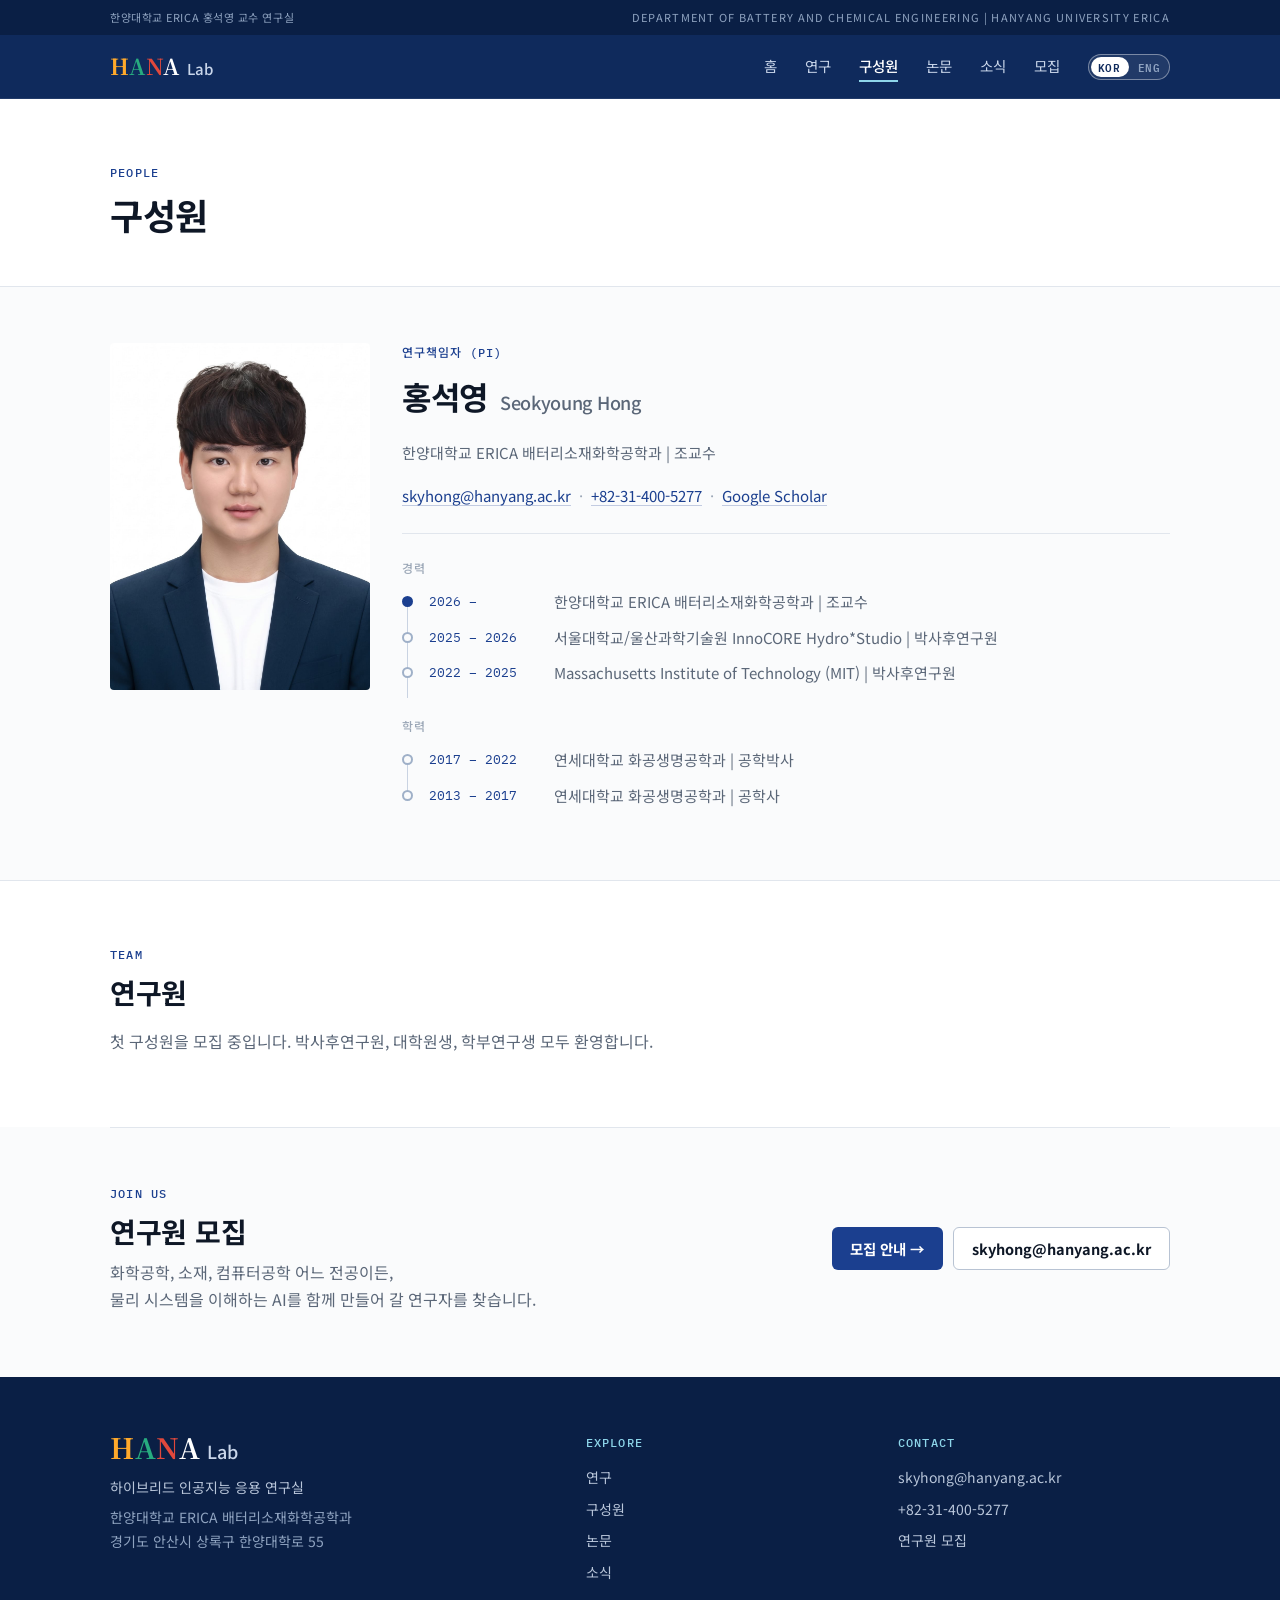
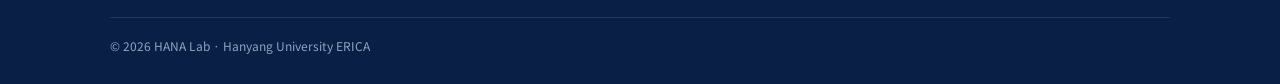
<file: members/index.html>
<!DOCTYPE html><html lang="ko"><head><meta charset="utf-8"><meta name="viewport" content="width=device-width, initial-scale=1"><title>구성원 | HANA Lab</title><meta name="description" content="홍석영 교수 · 하이브리드 인공지능 응용 연구실 구성원"><link rel="canonical" href="https://hana.hanyang.ac.kr/members/"><link rel="alternate" hreflang="ko" href="https://hana.hanyang.ac.kr/members/"><link rel="alternate" hreflang="en" href="https://hana.hanyang.ac.kr/en/members/"><link rel="alternate" hreflang="x-default" href="https://hana.hanyang.ac.kr/members/"><meta property="og:type" content="website"><meta property="og:site_name" content="HANA Lab"><meta property="og:title" content="구성원 | HANA Lab"><meta property="og:description" content="홍석영 교수 · 하이브리드 인공지능 응용 연구실 구성원"><meta property="og:url" content="https://hana.hanyang.ac.kr/members/"><meta property="og:image" content="https://hana.hanyang.ac.kr/images/hero-campus.jpg"><meta property="og:locale" content="ko_KR"><meta property="og:locale:alternate" content="en_US"><meta name="twitter:card" content="summary_large_image"><meta name="theme-color" content="#0F2A5C"><link rel="icon" href="/favicon.svg" type="image/svg+xml"><link rel="icon" href="/favicon-32.png" type="image/png" sizes="32x32"><link rel="apple-touch-icon" href="/apple-touch-icon.png"><link rel="preconnect" href="https://fonts.googleapis.com"><link rel="preconnect" href="https://fonts.gstatic.com" crossorigin><link rel="stylesheet" href="https://fonts.googleapis.com/css2?family=IBM+Plex+Mono:wght@400;500;600&family=Noto+Sans+KR:wght@400;500;700&family=Noto+Serif+KR:wght@500;700&display=swap"><link rel="stylesheet" href="/_astro/BaseLayout.Ji1_HkeW.css"><style>.intro[data-astro-cid-p7p4gz5s]{border-bottom:1px solid var(--line);background:#fff}.container[data-astro-cid-p7p4gz5s]{padding-block:64px 48px}
.photo[data-astro-cid-ibx6unlj]{object-fit:cover;width:100%;height:100%}.join-inner[data-astro-cid-jqrgd37h]{border-top:1px solid var(--line);flex-wrap:wrap;justify-content:space-between;align-items:center;gap:20px 40px;padding-block:56px 64px;display:flex}.join-desc[data-astro-cid-jqrgd37h]{max-width:38em;color:var(--muted);white-space:pre-line;margin:10px 0 0}.ctas[data-astro-cid-jqrgd37h]{flex-wrap:wrap;gap:10px;display:flex}
</style><link rel="stylesheet" href="/_astro/MembersPage.B5f0Kn7Q.css"></head><body><a class="skip-link" href="#main">본문 바로가기</a><header data-astro-cid-fzpbxy5g><div class="topbar" data-astro-cid-fzpbxy5g><div class="container" data-astro-cid-fzpbxy5g><span class="ko" data-astro-cid-fzpbxy5g>한양대학교 ERICA 홍석영 교수 연구실</span><!-- lang="en": 기관명은 두 언어 페이지에서 같은 영어인데 페이지 언어에 따라 공백 폭이 달라 5px 차이가 났다 (2026-09-28). 영어로 못 박는다 --><span class="right" lang="en" data-astro-cid-fzpbxy5g><span data-astro-cid-fzpbxy5g>Department of Battery and Chemical Engineering</span><span class="sep" aria-hidden="true" data-astro-cid-fzpbxy5g> | </span><span data-astro-cid-fzpbxy5g>Hanyang University ERICA</span></span></div></div><nav class="nav" aria-label="주 메뉴" data-astro-cid-fzpbxy5g><div class="container" data-astro-cid-fzpbxy5g><a class="brand" href="/" data-astro-cid-fzpbxy5g><span class="wordmark on-dark size-md" role="img" aria-label="HANA Lab" data-astro-cid-qisgtjgl><b aria-hidden="true" data-astro-cid-qisgtjgl><i class="h" data-astro-cid-qisgtjgl>H</i><i class="a" data-astro-cid-qisgtjgl>A</i><i class="n" data-astro-cid-qisgtjgl>N</i><i class="last" data-astro-cid-qisgtjgl>A</i></b><span aria-hidden="true" data-astro-cid-qisgtjgl>Lab</span></span></a><ul class="links" data-astro-cid-fzpbxy5g><li data-astro-cid-fzpbxy5g><a href="/" data-astro-cid-fzpbxy5g>홈</a></li><li data-astro-cid-fzpbxy5g><a href="/research/" data-astro-cid-fzpbxy5g>연구</a></li><li data-astro-cid-fzpbxy5g><a href="/members/" aria-current="page" data-astro-cid-fzpbxy5g>구성원</a></li><li data-astro-cid-fzpbxy5g><a href="/publications/" data-astro-cid-fzpbxy5g>논문</a></li><li data-astro-cid-fzpbxy5g><a href="/news/" data-astro-cid-fzpbxy5g>소식</a></li><li data-astro-cid-fzpbxy5g><a href="/join/" data-astro-cid-fzpbxy5g>모집</a></li><li class="lang-item" data-astro-cid-fzpbxy5g><a class="lang-toggle" href="/en/members/" hreflang="en" lang="en" aria-label="Switch to English" data-on="ko" data-astro-cid-mnehnta4><span class="knob" aria-hidden="true" data-astro-cid-mnehnta4></span><span class="lab ko" aria-hidden="true" data-astro-cid-mnehnta4>KOR</span><span class="lab en" aria-hidden="true" data-astro-cid-mnehnta4>ENG</span></a></li></ul></div></nav></header><main id="main"><div class="intro" data-astro-cid-p7p4gz5s><div class="container" data-astro-cid-p7p4gz5s><p class="eyebrow" data-astro-cid-p7p4gz5s>PEOPLE</p><h1 class="section-title" data-astro-cid-p7p4gz5s>구성원</h1></div></div><section class="profile" data-astro-cid-7t4g2lul><div class="container" data-astro-cid-7t4g2lul><div class="head" data-astro-cid-7t4g2lul><div class="photo" data-astro-cid-7t4g2lul><img class="photo" src="/images/profile-hong.jpg" alt="홍석영 교수" loading="lazy" decoding="async" data-astro-cid-ibx6unlj></div><div data-astro-cid-7t4g2lul><p class="role" data-astro-cid-7t4g2lul>연구책임자 (PI)</p><h2 class="name" data-astro-cid-7t4g2lul>홍석영<span data-astro-cid-7t4g2lul>Seokyoung Hong</span></h2><ul class="aff" data-astro-cid-7t4g2lul><li data-astro-cid-7t4g2lul>한양대학교 ERICA 배터리소재화학공학과 | 조교수</li></ul><p class="contact" data-astro-cid-7t4g2lul><a href="mailto:skyhong@hanyang.ac.kr" data-astro-cid-7t4g2lul>skyhong@hanyang.ac.kr</a><span aria-hidden="true" data-astro-cid-7t4g2lul>·</span><a href="tel:+82314005277" data-astro-cid-7t4g2lul>+82-31-400-5277</a><span aria-hidden="true" data-astro-cid-7t4g2lul>·</span><a href="https://scholar.google.com/citations?hl=en&amp;user=tD2oQOgAAAAJ" target="_blank" rel="noopener" data-astro-cid-7t4g2lul>Google Scholar</a></p><!-- 경력 · 학력: 묶음마다 세로 선 위에 점을 찍은 연표 (최근이 위). 선은 묶음의 마지막 점 아래로 짧은 꼬리를 남긴다 --><ol class="timeline" data-astro-cid-7t4g2lul><li class="label" data-astro-cid-7t4g2lul><h3 data-astro-cid-7t4g2lul>경력</h3></li><li data-astro-cid-7t4g2lul><span class="period" data-astro-cid-7t4g2lul>2026 –</span><span data-astro-cid-7t4g2lul>한양대학교 ERICA 배터리소재화학공학과 | 조교수</span></li><li data-astro-cid-7t4g2lul><span class="period" data-astro-cid-7t4g2lul>2025 – 2026</span><span data-astro-cid-7t4g2lul>서울대학교/울산과학기술원 InnoCORE Hydro*Studio | 박사후연구원</span></li><li data-astro-cid-7t4g2lul><span class="period" data-astro-cid-7t4g2lul>2022 – 2025</span><span data-astro-cid-7t4g2lul>Massachusetts Institute of Technology (MIT) | 박사후연구원</span></li><li class="label" data-astro-cid-7t4g2lul><h3 data-astro-cid-7t4g2lul>학력</h3></li><li data-astro-cid-7t4g2lul><span class="period" data-astro-cid-7t4g2lul>2017 – 2022</span><span data-astro-cid-7t4g2lul>연세대학교 화공생명공학과 | 공학박사</span></li><li data-astro-cid-7t4g2lul><span class="period" data-astro-cid-7t4g2lul>2013 – 2017</span><span data-astro-cid-7t4g2lul>연세대학교 화공생명공학과 | 공학사</span></li></ol></div></div></div></section><section class="team" data-astro-cid-7t4g2lul><div class="container" data-astro-cid-7t4g2lul><p class="eyebrow" data-astro-cid-7t4g2lul>TEAM</p><h2 class="section-title" data-astro-cid-7t4g2lul>연구원</h2><p class="empty" data-astro-cid-7t4g2lul>첫 구성원을 모집 중입니다. 박사후연구원, 대학원생, 학부연구생 모두 환영합니다.</p></div></section><section class="join text-join" aria-labelledby="join-title" data-astro-cid-jqrgd37h><div class="container" data-astro-cid-jqrgd37h><div class="join-inner" data-astro-cid-jqrgd37h><div data-astro-cid-jqrgd37h><p class="eyebrow" data-astro-cid-jqrgd37h>JOIN US</p><h2 class="sec-title" id="join-title" data-astro-cid-jqrgd37h>연구원 모집</h2><p class="join-desc" data-astro-cid-jqrgd37h>화학공학, 소재, 컴퓨터공학 어느 전공이든,
물리 시스템을 이해하는 AI를 함께 만들어 갈 연구자를 찾습니다.</p></div><div class="ctas" data-astro-cid-jqrgd37h><a class="btn btn-primary" href="/join/" data-astro-cid-jqrgd37h>모집 안내 →</a><a class="btn btn-secondary" href="mailto:skyhong@hanyang.ac.kr" data-astro-cid-jqrgd37h>skyhong@hanyang.ac.kr</a></div></div></div></section></main><footer class="footer" data-astro-cid-nns7i3if><div class="container grid" data-astro-cid-nns7i3if><div data-astro-cid-nns7i3if><p class="name" data-astro-cid-nns7i3if><span class="wordmark on-dark size-lg" role="img" aria-label="HANA Lab" data-astro-cid-qisgtjgl><b aria-hidden="true" data-astro-cid-qisgtjgl><i class="h" data-astro-cid-qisgtjgl>H</i><i class="a" data-astro-cid-qisgtjgl>A</i><i class="n" data-astro-cid-qisgtjgl>N</i><i class="last" data-astro-cid-qisgtjgl>A</i></b><span aria-hidden="true" data-astro-cid-qisgtjgl>Lab</span></span></p><p data-astro-cid-nns7i3if>하이브리드 인공지능 응용 연구실</p><p class="address" data-astro-cid-nns7i3if>한양대학교 ERICA 배터리소재화학공학과<br data-astro-cid-nns7i3if>경기도 안산시 상록구 한양대학로 55</p></div><div data-astro-cid-nns7i3if><p class="heading" data-astro-cid-nns7i3if>Explore</p><ul data-astro-cid-nns7i3if><li data-astro-cid-nns7i3if><a href="/research/" data-astro-cid-nns7i3if>연구</a></li><li data-astro-cid-nns7i3if><a href="/members/" data-astro-cid-nns7i3if>구성원</a></li><li data-astro-cid-nns7i3if><a href="/publications/" data-astro-cid-nns7i3if>논문</a></li><li data-astro-cid-nns7i3if><a href="/news/" data-astro-cid-nns7i3if>소식</a></li></ul></div><div data-astro-cid-nns7i3if><p class="heading" data-astro-cid-nns7i3if>Contact</p><ul data-astro-cid-nns7i3if><li data-astro-cid-nns7i3if><a href="mailto:skyhong@hanyang.ac.kr" data-astro-cid-nns7i3if>skyhong@hanyang.ac.kr</a></li><li data-astro-cid-nns7i3if><a href="tel:+82314005277" data-astro-cid-nns7i3if>+82-31-400-5277</a></li><li data-astro-cid-nns7i3if><a href="/join/" data-astro-cid-nns7i3if>연구원 모집</a></li></ul></div></div><div class="container" data-astro-cid-nns7i3if><p class="bottom" lang="en" data-astro-cid-nns7i3if>© 2026 HANA Lab · Hanyang University ERICA</p> <!-- lang="en": 두 언어 공통 영어 문장은 페이지 언어에 따라 공백 폭이 달라지지 않게 (2026-09-28) --></div></footer></body></html>
</file>
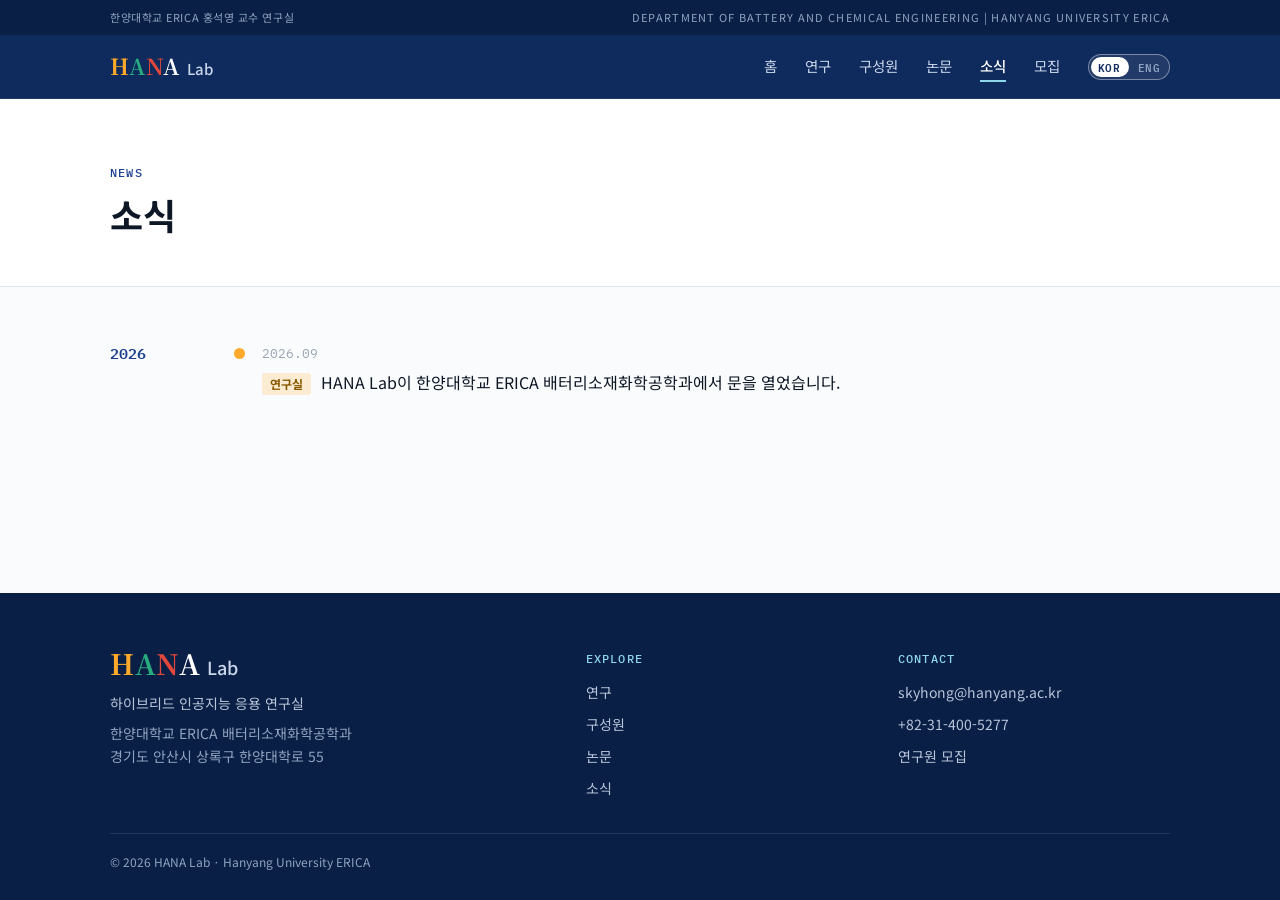
<file: news/index.html>
<!DOCTYPE html><html lang="ko"><head><meta charset="utf-8"><meta name="viewport" content="width=device-width, initial-scale=1"><title>소식 | HANA Lab</title><meta name="description" content="HANA Lab의 연구실 소식"><link rel="canonical" href="https://hana.hanyang.ac.kr/news/"><link rel="alternate" hreflang="ko" href="https://hana.hanyang.ac.kr/news/"><link rel="alternate" hreflang="en" href="https://hana.hanyang.ac.kr/en/news/"><link rel="alternate" hreflang="x-default" href="https://hana.hanyang.ac.kr/news/"><meta property="og:type" content="website"><meta property="og:site_name" content="HANA Lab"><meta property="og:title" content="소식 | HANA Lab"><meta property="og:description" content="HANA Lab의 연구실 소식"><meta property="og:url" content="https://hana.hanyang.ac.kr/news/"><meta property="og:image" content="https://hana.hanyang.ac.kr/images/hero-campus.jpg"><meta property="og:locale" content="ko_KR"><meta property="og:locale:alternate" content="en_US"><meta name="twitter:card" content="summary_large_image"><meta name="theme-color" content="#0F2A5C"><link rel="icon" href="/favicon.svg" type="image/svg+xml"><link rel="icon" href="/favicon-32.png" type="image/png" sizes="32x32"><link rel="apple-touch-icon" href="/apple-touch-icon.png"><link rel="preconnect" href="https://fonts.googleapis.com"><link rel="preconnect" href="https://fonts.gstatic.com" crossorigin><link rel="stylesheet" href="https://fonts.googleapis.com/css2?family=IBM+Plex+Mono:wght@400;500;600&family=Noto+Sans+KR:wght@400;500;700&family=Noto+Serif+KR:wght@500;700&display=swap"><link rel="stylesheet" href="/_astro/BaseLayout.Ji1_HkeW.css"><style>.intro[data-astro-cid-p7p4gz5s]{border-bottom:1px solid var(--line);background:#fff}.container[data-astro-cid-p7p4gz5s]{padding-block:64px 48px}
.list[data-astro-cid-sdiy3ivc] .container[data-astro-cid-sdiy3ivc]{padding-block:56px 88px}.year[data-astro-cid-sdiy3ivc]{grid-template-columns:6.5em minmax(0,1fr);gap:20px;padding-bottom:12px;display:grid}.year[data-astro-cid-sdiy3ivc] h2[data-astro-cid-sdiy3ivc]{font-family:var(--font-mono);font-size:var(--fs-15);font-weight:600;line-height:var(--row);color:var(--blue);font-variant-numeric:tabular-nums;margin:0}.year[data-astro-cid-sdiy3ivc]{--row:calc(var(--fs-13) * 1.7);--dot-size:11px;--dot-top:calc((var(--row) - var(--dot-size)) / 2);--dot-mid:calc(var(--dot-top) + var(--dot-size) / 2)}.year[data-astro-cid-sdiy3ivc] ol[data-astro-cid-sdiy3ivc]{margin:0;padding:0;list-style:none}.year[data-astro-cid-sdiy3ivc] li[data-astro-cid-sdiy3ivc]{gap:4px;max-width:56em;padding:0 0 22px 28px;display:grid;position:relative}.year[data-astro-cid-sdiy3ivc] li[data-astro-cid-sdiy3ivc]:after{content:"";left:5px;top:var(--dot-mid);bottom:calc(-1 * var(--dot-mid));background:#c9d3e2;width:1px;position:absolute}.year[data-astro-cid-sdiy3ivc] li[data-astro-cid-sdiy3ivc]:before{content:"";z-index:1;left:0;top:var(--dot-top);width:var(--dot-size);height:var(--dot-size);background:var(--c);border-radius:50%;position:absolute}.year[data-astro-cid-sdiy3ivc] li[data-astro-cid-sdiy3ivc]:last-child:after{bottom:calc(-1 * var(--dot-mid) - 12px)}.year[data-astro-cid-sdiy3ivc]:last-of-type li[data-astro-cid-sdiy3ivc]:last-child:after{display:none}.tone-h[data-astro-cid-sdiy3ivc]{--c:var(--hana-h)}.tone-a[data-astro-cid-sdiy3ivc]{--c:var(--hana-a)}.tone-n[data-astro-cid-sdiy3ivc]{--c:var(--hana-n)}.tone-b[data-astro-cid-sdiy3ivc]{--c:var(--blue)}time[data-astro-cid-sdiy3ivc]{font-family:var(--font-mono);font-size:var(--fs-13);line-height:var(--row);color:var(--faint);font-variant-numeric:tabular-nums}.entry[data-astro-cid-sdiy3ivc]{grid-template-columns:auto minmax(0,1fr);align-items:baseline;gap:10px;margin:0;display:grid}@media (width<=700px){.year[data-astro-cid-sdiy3ivc]{grid-template-columns:1fr;gap:12px}.year[data-astro-cid-sdiy3ivc] li[data-astro-cid-sdiy3ivc]:last-child:after{display:none}}
</style></head><body><a class="skip-link" href="#main">본문 바로가기</a><header data-astro-cid-fzpbxy5g><div class="topbar" data-astro-cid-fzpbxy5g><div class="container" data-astro-cid-fzpbxy5g><span class="ko" data-astro-cid-fzpbxy5g>한양대학교 ERICA 홍석영 교수 연구실</span><!-- lang="en": 기관명은 두 언어 페이지에서 같은 영어인데 페이지 언어에 따라 공백 폭이 달라 5px 차이가 났다 (2026-09-28). 영어로 못 박는다 --><span class="right" lang="en" data-astro-cid-fzpbxy5g><span data-astro-cid-fzpbxy5g>Department of Battery and Chemical Engineering</span><span class="sep" aria-hidden="true" data-astro-cid-fzpbxy5g> | </span><span data-astro-cid-fzpbxy5g>Hanyang University ERICA</span></span></div></div><nav class="nav" aria-label="주 메뉴" data-astro-cid-fzpbxy5g><div class="container" data-astro-cid-fzpbxy5g><a class="brand" href="/" data-astro-cid-fzpbxy5g><span class="wordmark on-dark size-md" role="img" aria-label="HANA Lab" data-astro-cid-qisgtjgl><b aria-hidden="true" data-astro-cid-qisgtjgl><i class="h" data-astro-cid-qisgtjgl>H</i><i class="a" data-astro-cid-qisgtjgl>A</i><i class="n" data-astro-cid-qisgtjgl>N</i><i class="last" data-astro-cid-qisgtjgl>A</i></b><span aria-hidden="true" data-astro-cid-qisgtjgl>Lab</span></span></a><ul class="links" data-astro-cid-fzpbxy5g><li data-astro-cid-fzpbxy5g><a href="/" data-astro-cid-fzpbxy5g>홈</a></li><li data-astro-cid-fzpbxy5g><a href="/research/" data-astro-cid-fzpbxy5g>연구</a></li><li data-astro-cid-fzpbxy5g><a href="/members/" data-astro-cid-fzpbxy5g>구성원</a></li><li data-astro-cid-fzpbxy5g><a href="/publications/" data-astro-cid-fzpbxy5g>논문</a></li><li data-astro-cid-fzpbxy5g><a href="/news/" aria-current="page" data-astro-cid-fzpbxy5g>소식</a></li><li data-astro-cid-fzpbxy5g><a href="/join/" data-astro-cid-fzpbxy5g>모집</a></li><li class="lang-item" data-astro-cid-fzpbxy5g><a class="lang-toggle" href="/en/news/" hreflang="en" lang="en" aria-label="Switch to English" data-on="ko" data-astro-cid-mnehnta4><span class="knob" aria-hidden="true" data-astro-cid-mnehnta4></span><span class="lab ko" aria-hidden="true" data-astro-cid-mnehnta4>KOR</span><span class="lab en" aria-hidden="true" data-astro-cid-mnehnta4>ENG</span></a></li></ul></div></nav></header><main id="main"><div class="intro" data-astro-cid-p7p4gz5s><div class="container" data-astro-cid-p7p4gz5s><p class="eyebrow" data-astro-cid-p7p4gz5s>NEWS</p><h1 class="section-title" data-astro-cid-p7p4gz5s>소식</h1></div></div><section class="list" data-astro-cid-sdiy3ivc><div class="container" data-astro-cid-sdiy3ivc><div class="year" data-astro-cid-sdiy3ivc><h2 data-astro-cid-sdiy3ivc>2026</h2><ol data-astro-cid-sdiy3ivc><li class="tone-h" data-astro-cid-sdiy3ivc><time datetime="2026-09" data-astro-cid-sdiy3ivc>2026.09</time><p class="entry" data-astro-cid-sdiy3ivc><span class="news-tag tone-h" data-astro-cid-sdiy3ivc>연구실</span><span data-astro-cid-sdiy3ivc>HANA Lab이 한양대학교 ERICA 배터리소재화학공학과에서 문을 열었습니다.</span></p></li></ol></div></div></section></main><footer class="footer" data-astro-cid-nns7i3if><div class="container grid" data-astro-cid-nns7i3if><div data-astro-cid-nns7i3if><p class="name" data-astro-cid-nns7i3if><span class="wordmark on-dark size-lg" role="img" aria-label="HANA Lab" data-astro-cid-qisgtjgl><b aria-hidden="true" data-astro-cid-qisgtjgl><i class="h" data-astro-cid-qisgtjgl>H</i><i class="a" data-astro-cid-qisgtjgl>A</i><i class="n" data-astro-cid-qisgtjgl>N</i><i class="last" data-astro-cid-qisgtjgl>A</i></b><span aria-hidden="true" data-astro-cid-qisgtjgl>Lab</span></span></p><p data-astro-cid-nns7i3if>하이브리드 인공지능 응용 연구실</p><p class="address" data-astro-cid-nns7i3if>한양대학교 ERICA 배터리소재화학공학과<br data-astro-cid-nns7i3if>경기도 안산시 상록구 한양대학로 55</p></div><div data-astro-cid-nns7i3if><p class="heading" data-astro-cid-nns7i3if>Explore</p><ul data-astro-cid-nns7i3if><li data-astro-cid-nns7i3if><a href="/research/" data-astro-cid-nns7i3if>연구</a></li><li data-astro-cid-nns7i3if><a href="/members/" data-astro-cid-nns7i3if>구성원</a></li><li data-astro-cid-nns7i3if><a href="/publications/" data-astro-cid-nns7i3if>논문</a></li><li data-astro-cid-nns7i3if><a href="/news/" data-astro-cid-nns7i3if>소식</a></li></ul></div><div data-astro-cid-nns7i3if><p class="heading" data-astro-cid-nns7i3if>Contact</p><ul data-astro-cid-nns7i3if><li data-astro-cid-nns7i3if><a href="mailto:skyhong@hanyang.ac.kr" data-astro-cid-nns7i3if>skyhong@hanyang.ac.kr</a></li><li data-astro-cid-nns7i3if><a href="tel:+82314005277" data-astro-cid-nns7i3if>+82-31-400-5277</a></li><li data-astro-cid-nns7i3if><a href="/join/" data-astro-cid-nns7i3if>연구원 모집</a></li></ul></div></div><div class="container" data-astro-cid-nns7i3if><p class="bottom" lang="en" data-astro-cid-nns7i3if>© 2026 HANA Lab · Hanyang University ERICA</p> <!-- lang="en": 두 언어 공통 영어 문장은 페이지 언어에 따라 공백 폭이 달라지지 않게 (2026-09-28) --></div></footer></body></html>
</file>
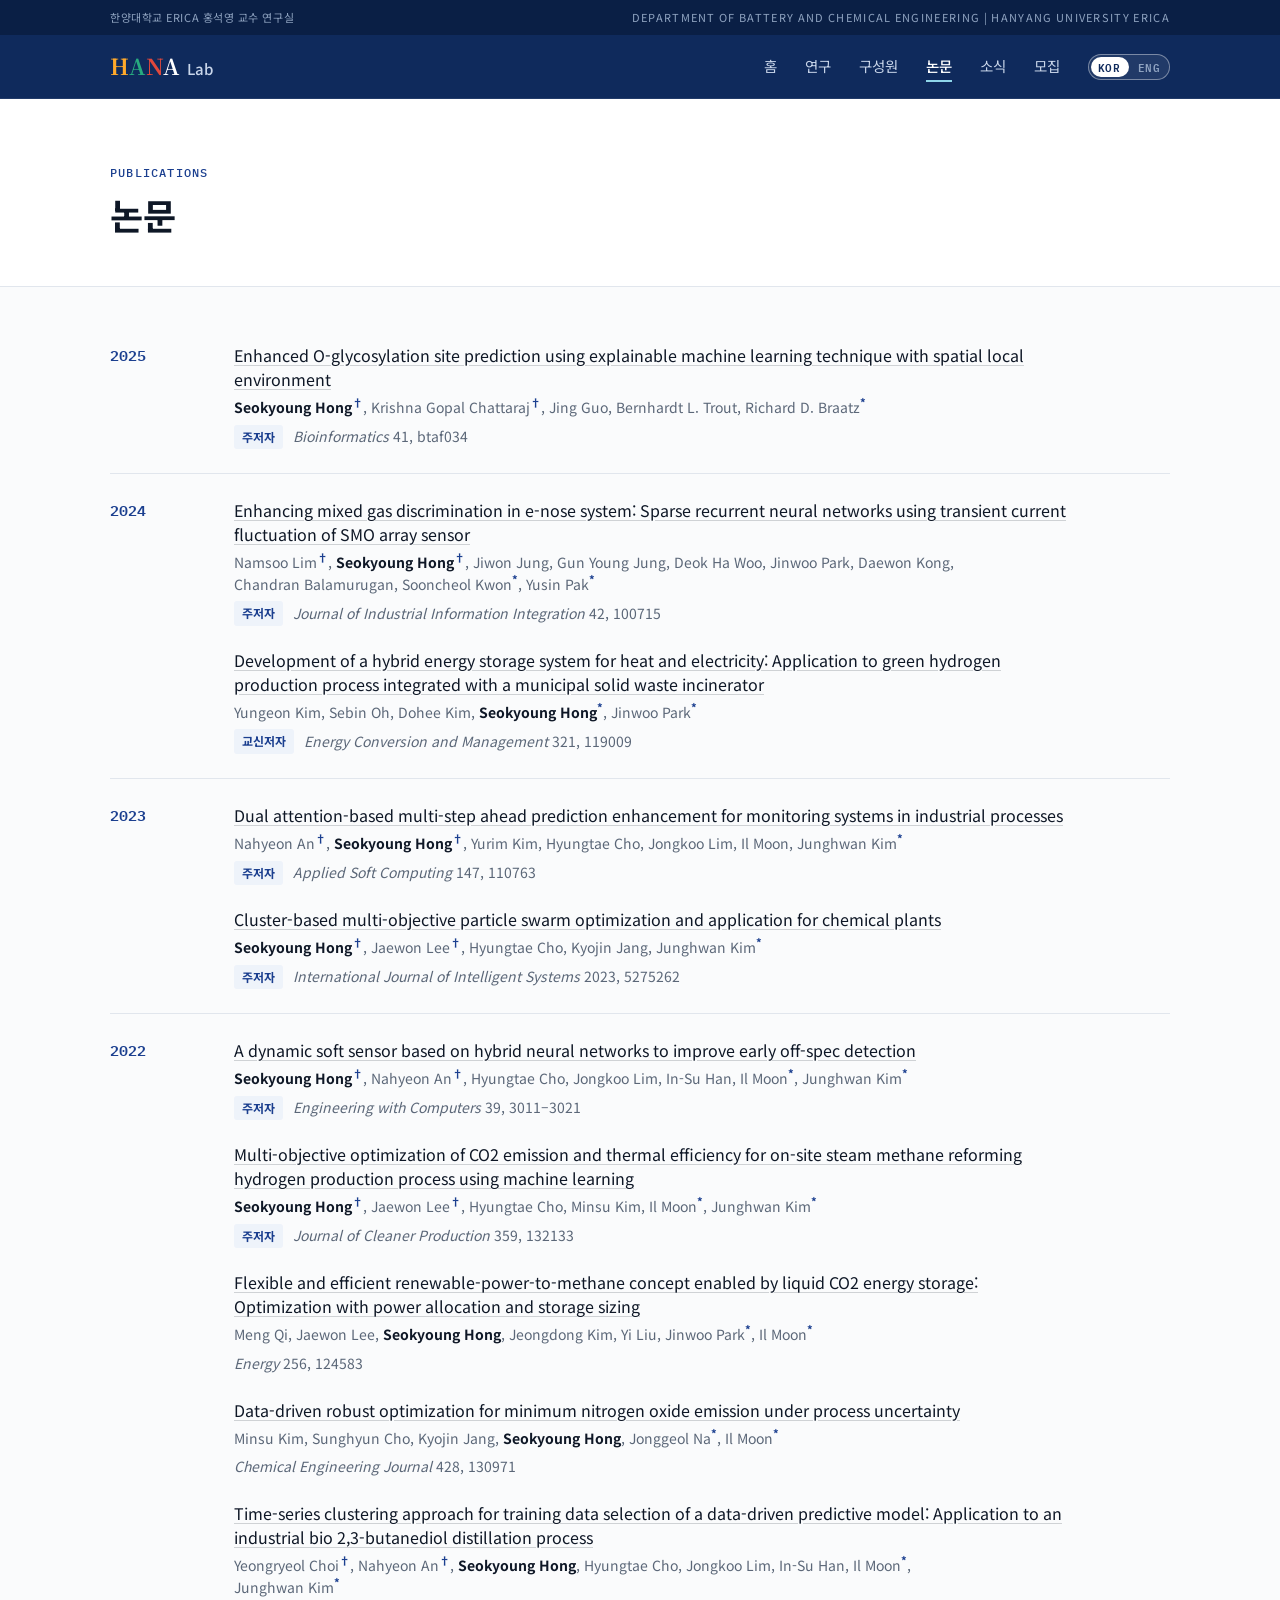
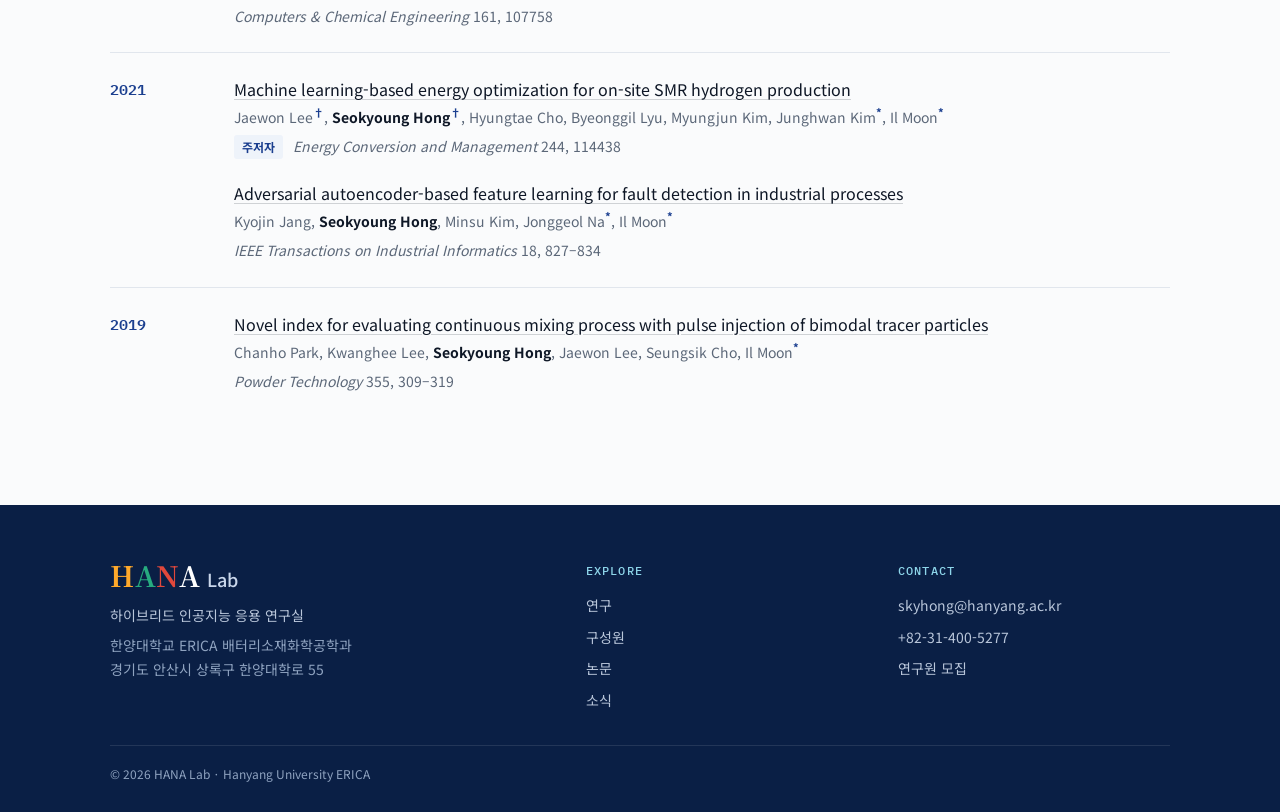
<file: publications/index.html>
<!DOCTYPE html><html lang="ko"><head><meta charset="utf-8"><meta name="viewport" content="width=device-width, initial-scale=1"><title>논문 | HANA Lab</title><meta name="description" content="HANA Lab 홍석영 교수의 국제 학술지 논문 목록"><link rel="canonical" href="https://hana.hanyang.ac.kr/publications/"><link rel="alternate" hreflang="ko" href="https://hana.hanyang.ac.kr/publications/"><link rel="alternate" hreflang="en" href="https://hana.hanyang.ac.kr/en/publications/"><link rel="alternate" hreflang="x-default" href="https://hana.hanyang.ac.kr/publications/"><meta property="og:type" content="website"><meta property="og:site_name" content="HANA Lab"><meta property="og:title" content="논문 | HANA Lab"><meta property="og:description" content="HANA Lab 홍석영 교수의 국제 학술지 논문 목록"><meta property="og:url" content="https://hana.hanyang.ac.kr/publications/"><meta property="og:image" content="https://hana.hanyang.ac.kr/images/hero-campus.jpg"><meta property="og:locale" content="ko_KR"><meta property="og:locale:alternate" content="en_US"><meta name="twitter:card" content="summary_large_image"><meta name="theme-color" content="#0F2A5C"><link rel="icon" href="/favicon.svg" type="image/svg+xml"><link rel="icon" href="/favicon-32.png" type="image/png" sizes="32x32"><link rel="apple-touch-icon" href="/apple-touch-icon.png"><link rel="preconnect" href="https://fonts.googleapis.com"><link rel="preconnect" href="https://fonts.gstatic.com" crossorigin><link rel="stylesheet" href="https://fonts.googleapis.com/css2?family=IBM+Plex+Mono:wght@400;500;600&family=Noto+Sans+KR:wght@400;500;700&family=Noto+Serif+KR:wght@500;700&display=swap"><link rel="stylesheet" href="/_astro/BaseLayout.Ji1_HkeW.css"><style>.intro[data-astro-cid-p7p4gz5s]{border-bottom:1px solid var(--line);background:#fff}.container[data-astro-cid-p7p4gz5s]{padding-block:64px 48px}
.list[data-astro-cid-asmhja6g] .container[data-astro-cid-asmhja6g]{padding-block:56px 88px}.year[data-astro-cid-asmhja6g]{border-top:1px solid var(--line);grid-template-columns:6.5em minmax(0,1fr);gap:20px;padding-block:24px;display:grid}.year[data-astro-cid-asmhja6g]:first-of-type{border-top:0;padding-top:0}.year[data-astro-cid-asmhja6g] h2[data-astro-cid-asmhja6g]{font-family:var(--font-mono);font-size:var(--fs-15);color:var(--blue);font-variant-numeric:tabular-nums;margin:0;font-weight:600}.year[data-astro-cid-asmhja6g] ol[data-astro-cid-asmhja6g]{gap:22px;margin:0;padding:0;list-style:none;display:grid}.title[data-astro-cid-asmhja6g]{max-width:52em;font-size:var(--fs-16);text-underline-offset:3px;line-height:1.5;text-decoration:underline #0e17262e;display:block}.title[data-astro-cid-asmhja6g]:hover{color:var(--blue);text-decoration-color:var(--blue)}.authors[data-astro-cid-asmhja6g]{max-width:52em;font-size:var(--fs-14);color:var(--muted);margin:6px 0 0;line-height:1.55}.authors[data-astro-cid-asmhja6g] b[data-astro-cid-asmhja6g]{color:var(--ink);font-weight:700}.authors[data-astro-cid-asmhja6g] sup[data-astro-cid-asmhja6g]{color:var(--blue);font-size:.8em;font-weight:700;line-height:0}.meta[data-astro-cid-asmhja6g]{color:var(--muted);font-size:var(--fs-14);flex-wrap:wrap;align-items:center;gap:10px;margin:6px 0 0;display:flex}.tag[data-astro-cid-asmhja6g]{color:var(--blue);font-size:var(--fs-12);background:#eef3fa;border-radius:3px;padding:2px 8px;font-weight:700}@media (width<=700px){.year[data-astro-cid-asmhja6g]{grid-template-columns:1fr;gap:12px}}
</style></head><body><a class="skip-link" href="#main">본문 바로가기</a><header data-astro-cid-fzpbxy5g><div class="topbar" data-astro-cid-fzpbxy5g><div class="container" data-astro-cid-fzpbxy5g><span class="ko" data-astro-cid-fzpbxy5g>한양대학교 ERICA 홍석영 교수 연구실</span><!-- lang="en": 기관명은 두 언어 페이지에서 같은 영어인데 페이지 언어에 따라 공백 폭이 달라 5px 차이가 났다 (2026-09-28). 영어로 못 박는다 --><span class="right" lang="en" data-astro-cid-fzpbxy5g><span data-astro-cid-fzpbxy5g>Department of Battery and Chemical Engineering</span><span class="sep" aria-hidden="true" data-astro-cid-fzpbxy5g> | </span><span data-astro-cid-fzpbxy5g>Hanyang University ERICA</span></span></div></div><nav class="nav" aria-label="주 메뉴" data-astro-cid-fzpbxy5g><div class="container" data-astro-cid-fzpbxy5g><a class="brand" href="/" data-astro-cid-fzpbxy5g><span class="wordmark on-dark size-md" role="img" aria-label="HANA Lab" data-astro-cid-qisgtjgl><b aria-hidden="true" data-astro-cid-qisgtjgl><i class="h" data-astro-cid-qisgtjgl>H</i><i class="a" data-astro-cid-qisgtjgl>A</i><i class="n" data-astro-cid-qisgtjgl>N</i><i class="last" data-astro-cid-qisgtjgl>A</i></b><span aria-hidden="true" data-astro-cid-qisgtjgl>Lab</span></span></a><ul class="links" data-astro-cid-fzpbxy5g><li data-astro-cid-fzpbxy5g><a href="/" data-astro-cid-fzpbxy5g>홈</a></li><li data-astro-cid-fzpbxy5g><a href="/research/" data-astro-cid-fzpbxy5g>연구</a></li><li data-astro-cid-fzpbxy5g><a href="/members/" data-astro-cid-fzpbxy5g>구성원</a></li><li data-astro-cid-fzpbxy5g><a href="/publications/" aria-current="page" data-astro-cid-fzpbxy5g>논문</a></li><li data-astro-cid-fzpbxy5g><a href="/news/" data-astro-cid-fzpbxy5g>소식</a></li><li data-astro-cid-fzpbxy5g><a href="/join/" data-astro-cid-fzpbxy5g>모집</a></li><li class="lang-item" data-astro-cid-fzpbxy5g><a class="lang-toggle" href="/en/publications/" hreflang="en" lang="en" aria-label="Switch to English" data-on="ko" data-astro-cid-mnehnta4><span class="knob" aria-hidden="true" data-astro-cid-mnehnta4></span><span class="lab ko" aria-hidden="true" data-astro-cid-mnehnta4>KOR</span><span class="lab en" aria-hidden="true" data-astro-cid-mnehnta4>ENG</span></a></li></ul></div></nav></header><main id="main"><div class="intro" data-astro-cid-p7p4gz5s><div class="container" data-astro-cid-p7p4gz5s><p class="eyebrow" data-astro-cid-p7p4gz5s>PUBLICATIONS</p><h1 class="section-title" data-astro-cid-p7p4gz5s>논문</h1></div></div><section class="list" data-astro-cid-asmhja6g><div class="container" data-astro-cid-asmhja6g><div class="year" data-astro-cid-asmhja6g><h2 data-astro-cid-asmhja6g>2025</h2><ol data-astro-cid-asmhja6g><li data-astro-cid-asmhja6g><a class="title" href="https://doi.org/10.1093/bioinformatics/btaf034" target="_blank" rel="noopener" data-astro-cid-asmhja6g>Enhanced O-glycosylation site prediction using explainable machine learning technique with spatial local environment</a><p class="authors" data-astro-cid-asmhja6g><b data-astro-cid-asmhja6g>Seokyoung Hong</b><sup data-astro-cid-asmhja6g>†</sup>, Krishna Gopal Chattaraj<sup data-astro-cid-asmhja6g>†</sup>, Jing Guo, Bernhardt L. Trout, Richard D. Braatz<sup data-astro-cid-asmhja6g>*</sup></p><p class="meta" data-astro-cid-asmhja6g><span class="tag" data-astro-cid-asmhja6g>주저자</span><span data-astro-cid-asmhja6g><i data-astro-cid-asmhja6g>Bioinformatics</i> 41, btaf034</span></p></li></ol></div><div class="year" data-astro-cid-asmhja6g><h2 data-astro-cid-asmhja6g>2024</h2><ol data-astro-cid-asmhja6g><li data-astro-cid-asmhja6g><a class="title" href="https://doi.org/10.1016/j.jii.2024.100715" target="_blank" rel="noopener" data-astro-cid-asmhja6g>Enhancing mixed gas discrimination in e-nose system: Sparse recurrent neural networks using transient current fluctuation of SMO array sensor</a><p class="authors" data-astro-cid-asmhja6g>Namsoo Lim<sup data-astro-cid-asmhja6g>†</sup>, <b data-astro-cid-asmhja6g>Seokyoung Hong</b><sup data-astro-cid-asmhja6g>†</sup>, Jiwon Jung, Gun Young Jung, Deok Ha Woo, Jinwoo Park, Daewon Kong, Chandran Balamurugan, Sooncheol Kwon<sup data-astro-cid-asmhja6g>*</sup>, Yusin Pak<sup data-astro-cid-asmhja6g>*</sup></p><p class="meta" data-astro-cid-asmhja6g><span class="tag" data-astro-cid-asmhja6g>주저자</span><span data-astro-cid-asmhja6g><i data-astro-cid-asmhja6g>Journal of Industrial Information Integration</i> 42, 100715</span></p></li><li data-astro-cid-asmhja6g><a class="title" href="https://doi.org/10.1016/j.enconman.2024.119009" target="_blank" rel="noopener" data-astro-cid-asmhja6g>Development of a hybrid energy storage system for heat and electricity: Application to green hydrogen production process integrated with a municipal solid waste incinerator</a><p class="authors" data-astro-cid-asmhja6g>Yungeon Kim, Sebin Oh, Dohee Kim, <b data-astro-cid-asmhja6g>Seokyoung Hong</b><sup data-astro-cid-asmhja6g>*</sup>, Jinwoo Park<sup data-astro-cid-asmhja6g>*</sup></p><p class="meta" data-astro-cid-asmhja6g><span class="tag" data-astro-cid-asmhja6g>교신저자</span><span data-astro-cid-asmhja6g><i data-astro-cid-asmhja6g>Energy Conversion and Management</i> 321, 119009</span></p></li></ol></div><div class="year" data-astro-cid-asmhja6g><h2 data-astro-cid-asmhja6g>2023</h2><ol data-astro-cid-asmhja6g><li data-astro-cid-asmhja6g><a class="title" href="https://doi.org/10.1016/j.asoc.2023.110763" target="_blank" rel="noopener" data-astro-cid-asmhja6g>Dual attention-based multi-step ahead prediction enhancement for monitoring systems in industrial processes</a><p class="authors" data-astro-cid-asmhja6g>Nahyeon An<sup data-astro-cid-asmhja6g>†</sup>, <b data-astro-cid-asmhja6g>Seokyoung Hong</b><sup data-astro-cid-asmhja6g>†</sup>, Yurim Kim, Hyungtae Cho, Jongkoo Lim, Il Moon, Junghwan Kim<sup data-astro-cid-asmhja6g>*</sup></p><p class="meta" data-astro-cid-asmhja6g><span class="tag" data-astro-cid-asmhja6g>주저자</span><span data-astro-cid-asmhja6g><i data-astro-cid-asmhja6g>Applied Soft Computing</i> 147, 110763</span></p></li><li data-astro-cid-asmhja6g><a class="title" href="https://doi.org/10.1155/2023/5275262" target="_blank" rel="noopener" data-astro-cid-asmhja6g>Cluster-based multi-objective particle swarm optimization and application for chemical plants</a><p class="authors" data-astro-cid-asmhja6g><b data-astro-cid-asmhja6g>Seokyoung Hong</b><sup data-astro-cid-asmhja6g>†</sup>, Jaewon Lee<sup data-astro-cid-asmhja6g>†</sup>, Hyungtae Cho, Kyojin Jang, Junghwan Kim<sup data-astro-cid-asmhja6g>*</sup></p><p class="meta" data-astro-cid-asmhja6g><span class="tag" data-astro-cid-asmhja6g>주저자</span><span data-astro-cid-asmhja6g><i data-astro-cid-asmhja6g>International Journal of Intelligent Systems</i> 2023, 5275262</span></p></li></ol></div><div class="year" data-astro-cid-asmhja6g><h2 data-astro-cid-asmhja6g>2022</h2><ol data-astro-cid-asmhja6g><li data-astro-cid-asmhja6g><a class="title" href="https://doi.org/10.1007/s00366-022-01694-7" target="_blank" rel="noopener" data-astro-cid-asmhja6g>A dynamic soft sensor based on hybrid neural networks to improve early off-spec detection</a><p class="authors" data-astro-cid-asmhja6g><b data-astro-cid-asmhja6g>Seokyoung Hong</b><sup data-astro-cid-asmhja6g>†</sup>, Nahyeon An<sup data-astro-cid-asmhja6g>†</sup>, Hyungtae Cho, Jongkoo Lim, In-Su Han, Il Moon<sup data-astro-cid-asmhja6g>*</sup>, Junghwan Kim<sup data-astro-cid-asmhja6g>*</sup></p><p class="meta" data-astro-cid-asmhja6g><span class="tag" data-astro-cid-asmhja6g>주저자</span><span data-astro-cid-asmhja6g><i data-astro-cid-asmhja6g>Engineering with Computers</i> 39, 3011–3021</span></p></li><li data-astro-cid-asmhja6g><a class="title" href="https://doi.org/10.1016/j.jclepro.2022.132133" target="_blank" rel="noopener" data-astro-cid-asmhja6g>Multi-objective optimization of CO2 emission and thermal efficiency for on-site steam methane reforming hydrogen production process using machine learning</a><p class="authors" data-astro-cid-asmhja6g><b data-astro-cid-asmhja6g>Seokyoung Hong</b><sup data-astro-cid-asmhja6g>†</sup>, Jaewon Lee<sup data-astro-cid-asmhja6g>†</sup>, Hyungtae Cho, Minsu Kim, Il Moon<sup data-astro-cid-asmhja6g>*</sup>, Junghwan Kim<sup data-astro-cid-asmhja6g>*</sup></p><p class="meta" data-astro-cid-asmhja6g><span class="tag" data-astro-cid-asmhja6g>주저자</span><span data-astro-cid-asmhja6g><i data-astro-cid-asmhja6g>Journal of Cleaner Production</i> 359, 132133</span></p></li><li data-astro-cid-asmhja6g><a class="title" href="https://doi.org/10.1016/j.energy.2022.124583" target="_blank" rel="noopener" data-astro-cid-asmhja6g>Flexible and efficient renewable-power-to-methane concept enabled by liquid CO2 energy storage: Optimization with power allocation and storage sizing</a><p class="authors" data-astro-cid-asmhja6g>Meng Qi, Jaewon Lee, <b data-astro-cid-asmhja6g>Seokyoung Hong</b>, Jeongdong Kim, Yi Liu, Jinwoo Park<sup data-astro-cid-asmhja6g>*</sup>, Il Moon<sup data-astro-cid-asmhja6g>*</sup></p><p class="meta" data-astro-cid-asmhja6g><span data-astro-cid-asmhja6g><i data-astro-cid-asmhja6g>Energy</i> 256, 124583</span></p></li><li data-astro-cid-asmhja6g><a class="title" href="https://doi.org/10.1016/j.cej.2021.130971" target="_blank" rel="noopener" data-astro-cid-asmhja6g>Data-driven robust optimization for minimum nitrogen oxide emission under process uncertainty</a><p class="authors" data-astro-cid-asmhja6g>Minsu Kim, Sunghyun Cho, Kyojin Jang, <b data-astro-cid-asmhja6g>Seokyoung Hong</b>, Jonggeol Na<sup data-astro-cid-asmhja6g>*</sup>, Il Moon<sup data-astro-cid-asmhja6g>*</sup></p><p class="meta" data-astro-cid-asmhja6g><span data-astro-cid-asmhja6g><i data-astro-cid-asmhja6g>Chemical Engineering Journal</i> 428, 130971</span></p></li><li data-astro-cid-asmhja6g><a class="title" href="https://doi.org/10.1016/j.compchemeng.2022.107758" target="_blank" rel="noopener" data-astro-cid-asmhja6g>Time-series clustering approach for training data selection of a data-driven predictive model: Application to an industrial bio 2,3-butanediol distillation process</a><p class="authors" data-astro-cid-asmhja6g>Yeongryeol Choi<sup data-astro-cid-asmhja6g>†</sup>, Nahyeon An<sup data-astro-cid-asmhja6g>†</sup>, <b data-astro-cid-asmhja6g>Seokyoung Hong</b>, Hyungtae Cho, Jongkoo Lim, In-Su Han, Il Moon<sup data-astro-cid-asmhja6g>*</sup>, Junghwan Kim<sup data-astro-cid-asmhja6g>*</sup></p><p class="meta" data-astro-cid-asmhja6g><span data-astro-cid-asmhja6g><i data-astro-cid-asmhja6g>Computers &amp; Chemical Engineering</i> 161, 107758</span></p></li></ol></div><div class="year" data-astro-cid-asmhja6g><h2 data-astro-cid-asmhja6g>2021</h2><ol data-astro-cid-asmhja6g><li data-astro-cid-asmhja6g><a class="title" href="https://doi.org/10.1016/j.enconman.2021.114438" target="_blank" rel="noopener" data-astro-cid-asmhja6g>Machine learning-based energy optimization for on-site SMR hydrogen production</a><p class="authors" data-astro-cid-asmhja6g>Jaewon Lee<sup data-astro-cid-asmhja6g>†</sup>, <b data-astro-cid-asmhja6g>Seokyoung Hong</b><sup data-astro-cid-asmhja6g>†</sup>, Hyungtae Cho, Byeonggil Lyu, Myungjun Kim, Junghwan Kim<sup data-astro-cid-asmhja6g>*</sup>, Il Moon<sup data-astro-cid-asmhja6g>*</sup></p><p class="meta" data-astro-cid-asmhja6g><span class="tag" data-astro-cid-asmhja6g>주저자</span><span data-astro-cid-asmhja6g><i data-astro-cid-asmhja6g>Energy Conversion and Management</i> 244, 114438</span></p></li><li data-astro-cid-asmhja6g><a class="title" href="https://doi.org/10.1109/TII.2021.3078414" target="_blank" rel="noopener" data-astro-cid-asmhja6g>Adversarial autoencoder-based feature learning for fault detection in industrial processes</a><p class="authors" data-astro-cid-asmhja6g>Kyojin Jang, <b data-astro-cid-asmhja6g>Seokyoung Hong</b>, Minsu Kim, Jonggeol Na<sup data-astro-cid-asmhja6g>*</sup>, Il Moon<sup data-astro-cid-asmhja6g>*</sup></p><p class="meta" data-astro-cid-asmhja6g><span data-astro-cid-asmhja6g><i data-astro-cid-asmhja6g>IEEE Transactions on Industrial Informatics</i> 18, 827–834</span></p></li></ol></div><div class="year" data-astro-cid-asmhja6g><h2 data-astro-cid-asmhja6g>2019</h2><ol data-astro-cid-asmhja6g><li data-astro-cid-asmhja6g><a class="title" href="https://doi.org/10.1016/j.powtec.2019.07.033" target="_blank" rel="noopener" data-astro-cid-asmhja6g>Novel index for evaluating continuous mixing process with pulse injection of bimodal tracer particles</a><p class="authors" data-astro-cid-asmhja6g>Chanho Park, Kwanghee Lee, <b data-astro-cid-asmhja6g>Seokyoung Hong</b>, Jaewon Lee, Seungsik Cho, Il Moon<sup data-astro-cid-asmhja6g>*</sup></p><p class="meta" data-astro-cid-asmhja6g><span data-astro-cid-asmhja6g><i data-astro-cid-asmhja6g>Powder Technology</i> 355, 309–319</span></p></li></ol></div></div></section></main><footer class="footer" data-astro-cid-nns7i3if><div class="container grid" data-astro-cid-nns7i3if><div data-astro-cid-nns7i3if><p class="name" data-astro-cid-nns7i3if><span class="wordmark on-dark size-lg" role="img" aria-label="HANA Lab" data-astro-cid-qisgtjgl><b aria-hidden="true" data-astro-cid-qisgtjgl><i class="h" data-astro-cid-qisgtjgl>H</i><i class="a" data-astro-cid-qisgtjgl>A</i><i class="n" data-astro-cid-qisgtjgl>N</i><i class="last" data-astro-cid-qisgtjgl>A</i></b><span aria-hidden="true" data-astro-cid-qisgtjgl>Lab</span></span></p><p data-astro-cid-nns7i3if>하이브리드 인공지능 응용 연구실</p><p class="address" data-astro-cid-nns7i3if>한양대학교 ERICA 배터리소재화학공학과<br data-astro-cid-nns7i3if>경기도 안산시 상록구 한양대학로 55</p></div><div data-astro-cid-nns7i3if><p class="heading" data-astro-cid-nns7i3if>Explore</p><ul data-astro-cid-nns7i3if><li data-astro-cid-nns7i3if><a href="/research/" data-astro-cid-nns7i3if>연구</a></li><li data-astro-cid-nns7i3if><a href="/members/" data-astro-cid-nns7i3if>구성원</a></li><li data-astro-cid-nns7i3if><a href="/publications/" data-astro-cid-nns7i3if>논문</a></li><li data-astro-cid-nns7i3if><a href="/news/" data-astro-cid-nns7i3if>소식</a></li></ul></div><div data-astro-cid-nns7i3if><p class="heading" data-astro-cid-nns7i3if>Contact</p><ul data-astro-cid-nns7i3if><li data-astro-cid-nns7i3if><a href="mailto:skyhong@hanyang.ac.kr" data-astro-cid-nns7i3if>skyhong@hanyang.ac.kr</a></li><li data-astro-cid-nns7i3if><a href="tel:+82314005277" data-astro-cid-nns7i3if>+82-31-400-5277</a></li><li data-astro-cid-nns7i3if><a href="/join/" data-astro-cid-nns7i3if>연구원 모집</a></li></ul></div></div><div class="container" data-astro-cid-nns7i3if><p class="bottom" lang="en" data-astro-cid-nns7i3if>© 2026 HANA Lab · Hanyang University ERICA</p> <!-- lang="en": 두 언어 공통 영어 문장은 페이지 언어에 따라 공백 폭이 달라지지 않게 (2026-09-28) --></div></footer></body></html>
</file>
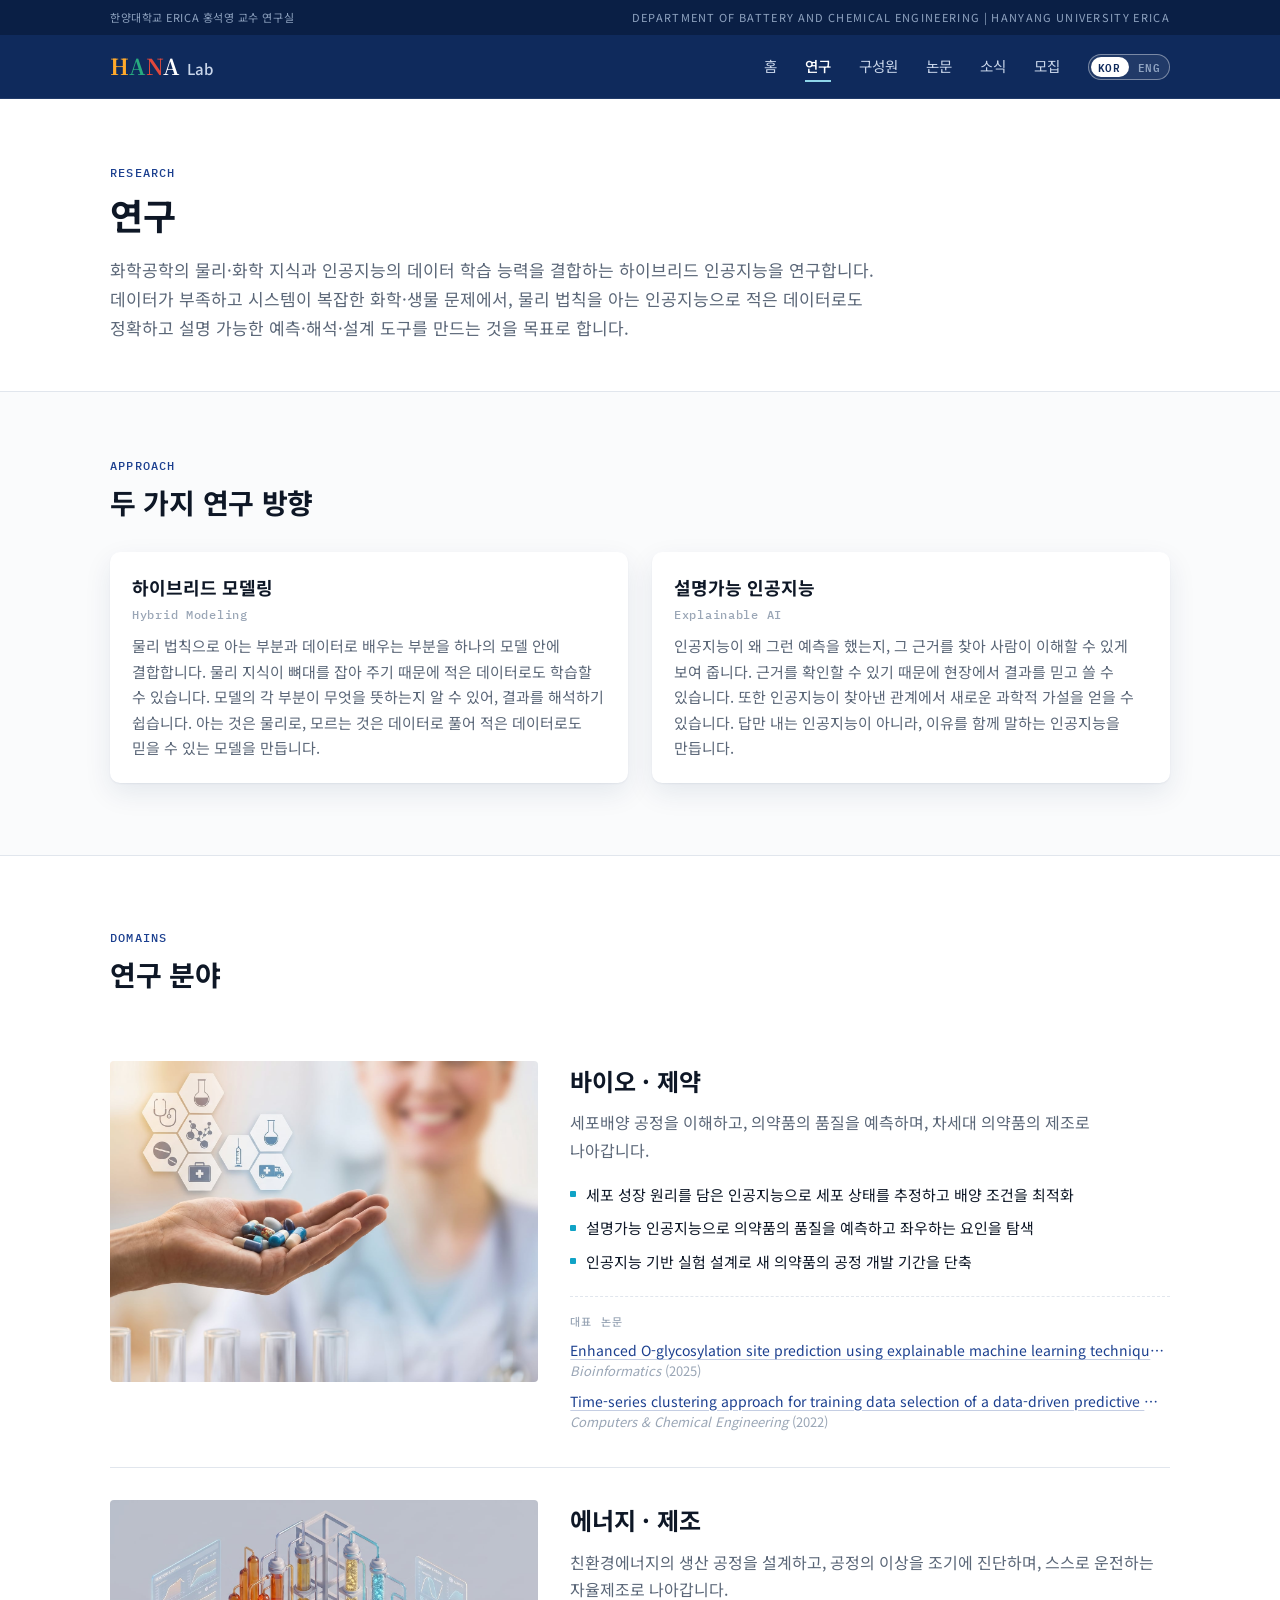
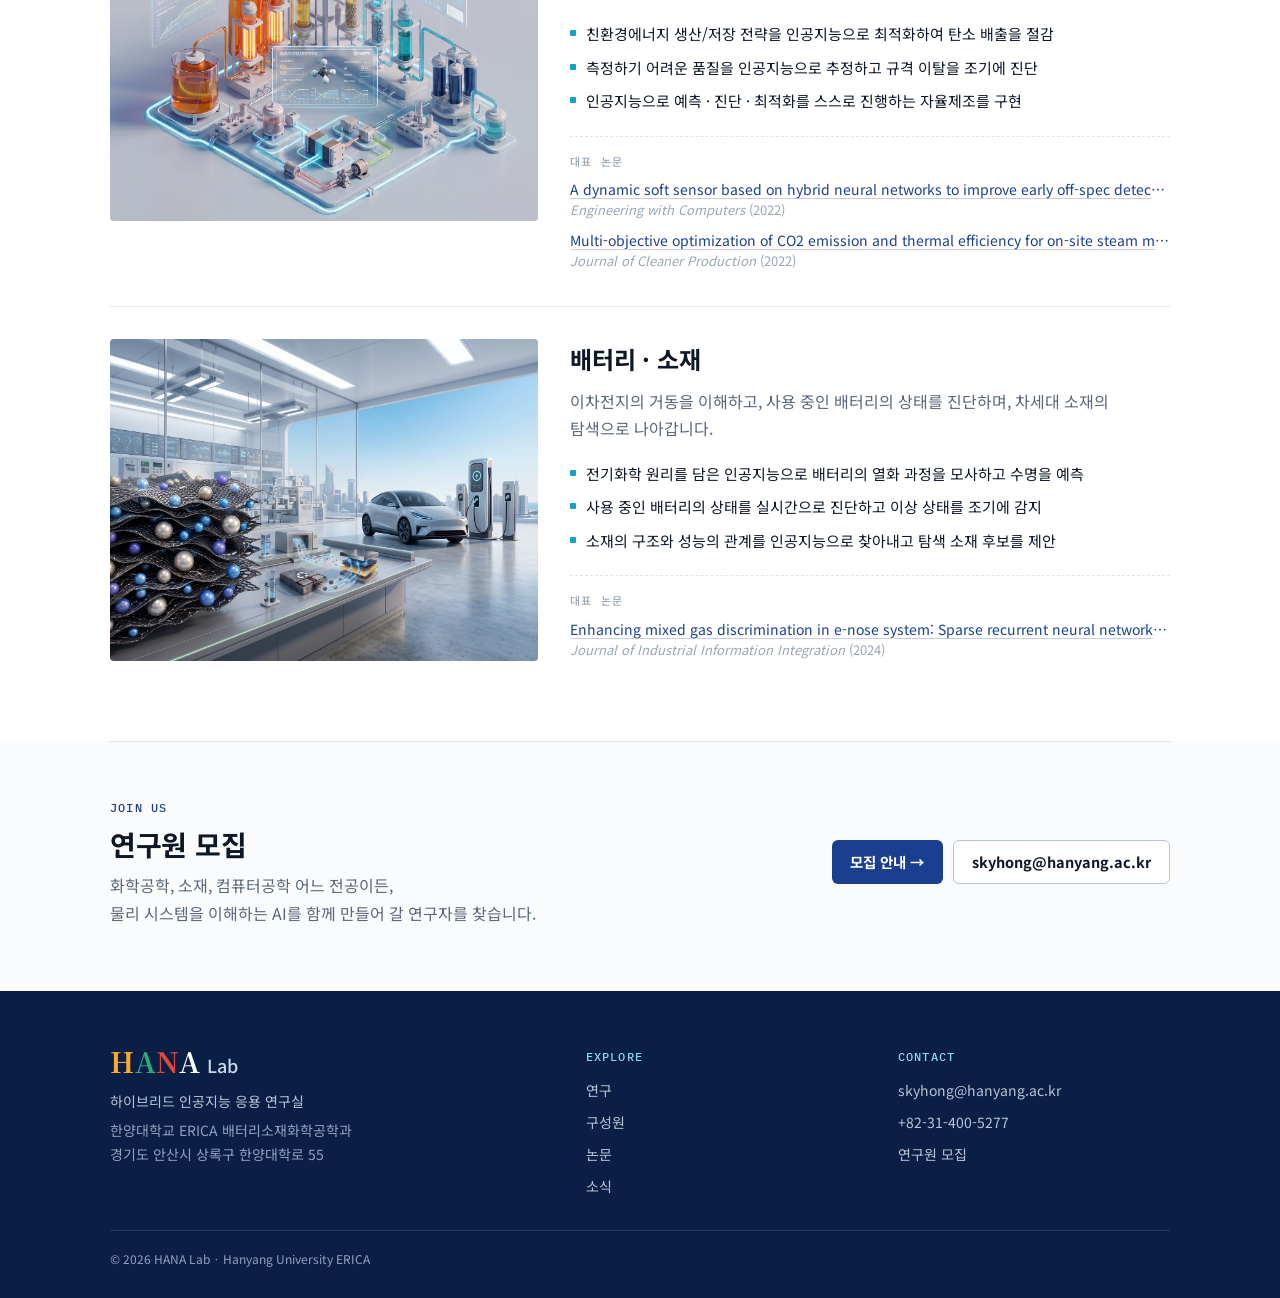
<file: research/index.html>
<!DOCTYPE html><html lang="ko"><head><meta charset="utf-8"><meta name="viewport" content="width=device-width, initial-scale=1"><title>연구 | HANA Lab</title><meta name="description" content="화학공학의 물리·화학 지식과 인공지능의 데이터 학습 능력을 결합하는 하이브리드 인공지능을 연구합니다. 데이터가 부족하고 시스템이 복잡한 화학·생물 문제에서, 물리 법칙을 아는 인공지능으로 적은 데이터로도 정확하고 설명 가능한 예측·해석·설계 도구를 만드는 것을 목표로 합니다."><link rel="canonical" href="https://hana.hanyang.ac.kr/research/"><link rel="alternate" hreflang="ko" href="https://hana.hanyang.ac.kr/research/"><link rel="alternate" hreflang="en" href="https://hana.hanyang.ac.kr/en/research/"><link rel="alternate" hreflang="x-default" href="https://hana.hanyang.ac.kr/research/"><meta property="og:type" content="website"><meta property="og:site_name" content="HANA Lab"><meta property="og:title" content="연구 | HANA Lab"><meta property="og:description" content="화학공학의 물리·화학 지식과 인공지능의 데이터 학습 능력을 결합하는 하이브리드 인공지능을 연구합니다. 데이터가 부족하고 시스템이 복잡한 화학·생물 문제에서, 물리 법칙을 아는 인공지능으로 적은 데이터로도 정확하고 설명 가능한 예측·해석·설계 도구를 만드는 것을 목표로 합니다."><meta property="og:url" content="https://hana.hanyang.ac.kr/research/"><meta property="og:image" content="https://hana.hanyang.ac.kr/images/hero-campus.jpg"><meta property="og:locale" content="ko_KR"><meta property="og:locale:alternate" content="en_US"><meta name="twitter:card" content="summary_large_image"><meta name="theme-color" content="#0F2A5C"><link rel="icon" href="/favicon.svg" type="image/svg+xml"><link rel="icon" href="/favicon-32.png" type="image/png" sizes="32x32"><link rel="apple-touch-icon" href="/apple-touch-icon.png"><link rel="preconnect" href="https://fonts.googleapis.com"><link rel="preconnect" href="https://fonts.gstatic.com" crossorigin><link rel="stylesheet" href="https://fonts.googleapis.com/css2?family=IBM+Plex+Mono:wght@400;500;600&family=Noto+Sans+KR:wght@400;500;700&family=Noto+Serif+KR:wght@500;700&display=swap"><link rel="stylesheet" href="/_astro/BaseLayout.Ji1_HkeW.css"><style>.intro[data-astro-cid-p7p4gz5s]{border-bottom:1px solid var(--line);background:#fff}.container[data-astro-cid-p7p4gz5s]{padding-block:64px 48px}
.photo[data-astro-cid-ibx6unlj]{object-fit:cover;width:100%;height:100%}.join-inner[data-astro-cid-jqrgd37h]{border-top:1px solid var(--line);flex-wrap:wrap;justify-content:space-between;align-items:center;gap:20px 40px;padding-block:56px 64px;display:flex}.join-desc[data-astro-cid-jqrgd37h]{max-width:38em;color:var(--muted);white-space:pre-line;margin:10px 0 0}.ctas[data-astro-cid-jqrgd37h]{flex-wrap:wrap;gap:10px;display:flex}
</style><link rel="stylesheet" href="/_astro/ResearchPage.CBJWKh9t.css"></head><body><a class="skip-link" href="#main">본문 바로가기</a><header data-astro-cid-fzpbxy5g><div class="topbar" data-astro-cid-fzpbxy5g><div class="container" data-astro-cid-fzpbxy5g><span class="ko" data-astro-cid-fzpbxy5g>한양대학교 ERICA 홍석영 교수 연구실</span><!-- lang="en": 기관명은 두 언어 페이지에서 같은 영어인데 페이지 언어에 따라 공백 폭이 달라 5px 차이가 났다 (2026-09-28). 영어로 못 박는다 --><span class="right" lang="en" data-astro-cid-fzpbxy5g><span data-astro-cid-fzpbxy5g>Department of Battery and Chemical Engineering</span><span class="sep" aria-hidden="true" data-astro-cid-fzpbxy5g> | </span><span data-astro-cid-fzpbxy5g>Hanyang University ERICA</span></span></div></div><nav class="nav" aria-label="주 메뉴" data-astro-cid-fzpbxy5g><div class="container" data-astro-cid-fzpbxy5g><a class="brand" href="/" data-astro-cid-fzpbxy5g><span class="wordmark on-dark size-md" role="img" aria-label="HANA Lab" data-astro-cid-qisgtjgl><b aria-hidden="true" data-astro-cid-qisgtjgl><i class="h" data-astro-cid-qisgtjgl>H</i><i class="a" data-astro-cid-qisgtjgl>A</i><i class="n" data-astro-cid-qisgtjgl>N</i><i class="last" data-astro-cid-qisgtjgl>A</i></b><span aria-hidden="true" data-astro-cid-qisgtjgl>Lab</span></span></a><ul class="links" data-astro-cid-fzpbxy5g><li data-astro-cid-fzpbxy5g><a href="/" data-astro-cid-fzpbxy5g>홈</a></li><li data-astro-cid-fzpbxy5g><a href="/research/" aria-current="page" data-astro-cid-fzpbxy5g>연구</a></li><li data-astro-cid-fzpbxy5g><a href="/members/" data-astro-cid-fzpbxy5g>구성원</a></li><li data-astro-cid-fzpbxy5g><a href="/publications/" data-astro-cid-fzpbxy5g>논문</a></li><li data-astro-cid-fzpbxy5g><a href="/news/" data-astro-cid-fzpbxy5g>소식</a></li><li data-astro-cid-fzpbxy5g><a href="/join/" data-astro-cid-fzpbxy5g>모집</a></li><li class="lang-item" data-astro-cid-fzpbxy5g><a class="lang-toggle" href="/en/research/" hreflang="en" lang="en" aria-label="Switch to English" data-on="ko" data-astro-cid-mnehnta4><span class="knob" aria-hidden="true" data-astro-cid-mnehnta4></span><span class="lab ko" aria-hidden="true" data-astro-cid-mnehnta4>KOR</span><span class="lab en" aria-hidden="true" data-astro-cid-mnehnta4>ENG</span></a></li></ul></div></nav></header><main id="main"><div class="intro" data-astro-cid-p7p4gz5s><div class="container" data-astro-cid-p7p4gz5s><p class="eyebrow" data-astro-cid-p7p4gz5s>RESEARCH</p><h1 class="section-title" data-astro-cid-p7p4gz5s>연구</h1><p class="lede" data-astro-cid-q5k5uysj>화학공학의 물리·화학 지식과 인공지능의 데이터 학습 능력을 결합하는 하이브리드 인공지능을 연구합니다. 데이터가 부족하고 시스템이 복잡한 화학·생물 문제에서, 물리 법칙을 아는 인공지능으로 적은 데이터로도 정확하고 설명 가능한 예측·해석·설계 도구를 만드는 것을 목표로 합니다.</p></div></div><section class="approach" data-astro-cid-q5k5uysj><div class="container" data-astro-cid-q5k5uysj><p class="eyebrow" data-astro-cid-q5k5uysj>APPROACH</p><h2 class="section-title" data-astro-cid-q5k5uysj>두 가지 연구 방향</h2><div class="cards" data-astro-cid-q5k5uysj><article class="card shadow-card" data-astro-cid-q5k5uysj><!-- 한국어 페이지: 한국어 제목 + 영어 이름(작은 글자). 영어 페이지: 영어 이름이 제목 --><h3 data-astro-cid-q5k5uysj>하이브리드 모델링<span data-astro-cid-q5k5uysj>Hybrid Modeling</span></h3><p data-astro-cid-q5k5uysj>물리 법칙으로 아는 부분과 데이터로 배우는 부분을 하나의 모델 안에 결합합니다. 물리 지식이 뼈대를 잡아 주기 때문에 적은 데이터로도 학습할 수 있습니다. 모델의 각 부분이 무엇을 뜻하는지 알 수 있어, 결과를 해석하기 쉽습니다. 아는 것은 물리로, 모르는 것은 데이터로 풀어 적은 데이터로도 믿을 수 있는 모델을 만듭니다.</p></article><article class="card shadow-card" data-astro-cid-q5k5uysj><!-- 한국어 페이지: 한국어 제목 + 영어 이름(작은 글자). 영어 페이지: 영어 이름이 제목 --><h3 data-astro-cid-q5k5uysj>설명가능 인공지능<span data-astro-cid-q5k5uysj>Explainable AI</span></h3><p data-astro-cid-q5k5uysj>인공지능이 왜 그런 예측을 했는지, 그 근거를 찾아 사람이 이해할 수 있게 보여 줍니다. 근거를 확인할 수 있기 때문에 현장에서 결과를 믿고 쓸 수 있습니다. 또한 인공지능이 찾아낸 관계에서 새로운 과학적 가설을 얻을 수 있습니다. 답만 내는 인공지능이 아니라, 이유를 함께 말하는 인공지능을 만듭니다.</p></article></div></div></section><section class="areas" data-astro-cid-q5k5uysj><div class="container" data-astro-cid-q5k5uysj><p class="eyebrow" data-astro-cid-q5k5uysj>DOMAINS</p><h2 class="section-title" data-astro-cid-q5k5uysj>연구 분야</h2><article class="area" id="bio" data-astro-cid-q5k5uysj><div class="area-photo" data-astro-cid-q5k5uysj><img class="photo" src="/images/research-bio.jpg" alt="바이오 · 제약" loading="lazy" decoding="async" data-astro-cid-ibx6unlj></div><div class="area-text" data-astro-cid-q5k5uysj><h3 data-astro-cid-q5k5uysj>바이오 · 제약</h3><p class="area-summary" data-astro-cid-q5k5uysj>세포배양 공정을 이해하고, 의약품의 품질을 예측하며, 차세대 의약품의 제조로 나아갑니다.</p><ul class="topics" data-astro-cid-q5k5uysj><li data-astro-cid-q5k5uysj>세포 성장 원리를 담은 인공지능으로 세포 상태를 추정하고 배양 조건을 최적화</li><li data-astro-cid-q5k5uysj>설명가능 인공지능으로 의약품의 품질을 예측하고 좌우하는 요인을 탐색</li><li data-astro-cid-q5k5uysj>인공지능 기반 실험 설계로 새 의약품의 공정 개발 기간을 단축</li></ul><div class="papers" data-astro-cid-q5k5uysj><p class="papers-h" data-astro-cid-q5k5uysj>대표 논문</p><ul data-astro-cid-q5k5uysj><li data-astro-cid-q5k5uysj><a href="https://doi.org/10.1093/bioinformatics/btaf034" target="_blank" rel="noopener" title="Enhanced O-glycosylation site prediction using explainable machine learning technique with spatial local environment" data-astro-cid-q5k5uysj>Enhanced O-glycosylation site prediction using explainable machine learning technique with spatial local environment</a><span class="papers-meta" data-astro-cid-q5k5uysj><i data-astro-cid-q5k5uysj>Bioinformatics</i> (2025)</span></li><li data-astro-cid-q5k5uysj><a href="https://doi.org/10.1016/j.compchemeng.2022.107758" target="_blank" rel="noopener" title="Time-series clustering approach for training data selection of a data-driven predictive model: Application to an industrial bio 2,3-butanediol distillation process" data-astro-cid-q5k5uysj>Time-series clustering approach for training data selection of a data-driven predictive model: Application to an industrial bio 2,3-butanediol distillation process</a><span class="papers-meta" data-astro-cid-q5k5uysj><i data-astro-cid-q5k5uysj>Computers &amp; Chemical Engineering</i> (2022)</span></li></ul></div></div></article><article class="area" id="energy" data-astro-cid-q5k5uysj><div class="area-photo" data-astro-cid-q5k5uysj><img class="photo" src="/images/research-energy.jpg" alt="에너지 · 제조" loading="lazy" decoding="async" data-astro-cid-ibx6unlj></div><div class="area-text" data-astro-cid-q5k5uysj><h3 data-astro-cid-q5k5uysj>에너지 · 제조</h3><p class="area-summary" data-astro-cid-q5k5uysj>친환경에너지의 생산 공정을 설계하고, 공정의 이상을 조기에 진단하며, 스스로 운전하는 자율제조로 나아갑니다.</p><ul class="topics" data-astro-cid-q5k5uysj><li data-astro-cid-q5k5uysj>친환경에너지 생산/저장 전략을 인공지능으로 최적화하여 탄소 배출을 절감</li><li data-astro-cid-q5k5uysj>측정하기 어려운 품질을 인공지능으로 추정하고 규격 이탈을 조기에 진단</li><li data-astro-cid-q5k5uysj>인공지능으로 예측 · 진단 · 최적화를 스스로 진행하는 자율제조를 구현</li></ul><div class="papers" data-astro-cid-q5k5uysj><p class="papers-h" data-astro-cid-q5k5uysj>대표 논문</p><ul data-astro-cid-q5k5uysj><li data-astro-cid-q5k5uysj><a href="https://doi.org/10.1007/s00366-022-01694-7" target="_blank" rel="noopener" title="A dynamic soft sensor based on hybrid neural networks to improve early off-spec detection" data-astro-cid-q5k5uysj>A dynamic soft sensor based on hybrid neural networks to improve early off-spec detection</a><span class="papers-meta" data-astro-cid-q5k5uysj><i data-astro-cid-q5k5uysj>Engineering with Computers</i> (2022)</span></li><li data-astro-cid-q5k5uysj><a href="https://doi.org/10.1016/j.jclepro.2022.132133" target="_blank" rel="noopener" title="Multi-objective optimization of CO2 emission and thermal efficiency for on-site steam methane reforming hydrogen production process using machine learning" data-astro-cid-q5k5uysj>Multi-objective optimization of CO2 emission and thermal efficiency for on-site steam methane reforming hydrogen production process using machine learning</a><span class="papers-meta" data-astro-cid-q5k5uysj><i data-astro-cid-q5k5uysj>Journal of Cleaner Production</i> (2022)</span></li></ul></div></div></article><article class="area" id="battery" data-astro-cid-q5k5uysj><div class="area-photo" data-astro-cid-q5k5uysj><img class="photo" src="/images/research-battery.jpg" alt="배터리 · 소재" loading="lazy" decoding="async" data-astro-cid-ibx6unlj></div><div class="area-text" data-astro-cid-q5k5uysj><h3 data-astro-cid-q5k5uysj>배터리 · 소재</h3><p class="area-summary" data-astro-cid-q5k5uysj>이차전지의 거동을 이해하고, 사용 중인 배터리의 상태를 진단하며, 차세대 소재의 탐색으로 나아갑니다.</p><ul class="topics" data-astro-cid-q5k5uysj><li data-astro-cid-q5k5uysj>전기화학 원리를 담은 인공지능으로 배터리의 열화 과정을 모사하고 수명을 예측</li><li data-astro-cid-q5k5uysj>사용 중인 배터리의 상태를 실시간으로 진단하고 이상 상태를 조기에 감지</li><li data-astro-cid-q5k5uysj>소재의 구조와 성능의 관계를 인공지능으로 찾아내고 탐색 소재 후보를 제안</li></ul><div class="papers" data-astro-cid-q5k5uysj><p class="papers-h" data-astro-cid-q5k5uysj>대표 논문</p><ul data-astro-cid-q5k5uysj><li data-astro-cid-q5k5uysj><a href="https://doi.org/10.1016/j.jii.2024.100715" target="_blank" rel="noopener" title="Enhancing mixed gas discrimination in e-nose system: Sparse recurrent neural networks using transient current fluctuation of SMO array sensor" data-astro-cid-q5k5uysj>Enhancing mixed gas discrimination in e-nose system: Sparse recurrent neural networks using transient current fluctuation of SMO array sensor</a><span class="papers-meta" data-astro-cid-q5k5uysj><i data-astro-cid-q5k5uysj>Journal of Industrial Information Integration</i> (2024)</span></li></ul></div></div></article></div></section><section class="join text-join" aria-labelledby="join-title" data-astro-cid-jqrgd37h><div class="container" data-astro-cid-jqrgd37h><div class="join-inner" data-astro-cid-jqrgd37h><div data-astro-cid-jqrgd37h><p class="eyebrow" data-astro-cid-jqrgd37h>JOIN US</p><h2 class="sec-title" id="join-title" data-astro-cid-jqrgd37h>연구원 모집</h2><p class="join-desc" data-astro-cid-jqrgd37h>화학공학, 소재, 컴퓨터공학 어느 전공이든,
물리 시스템을 이해하는 AI를 함께 만들어 갈 연구자를 찾습니다.</p></div><div class="ctas" data-astro-cid-jqrgd37h><a class="btn btn-primary" href="/join/" data-astro-cid-jqrgd37h>모집 안내 →</a><a class="btn btn-secondary" href="mailto:skyhong@hanyang.ac.kr" data-astro-cid-jqrgd37h>skyhong@hanyang.ac.kr</a></div></div></div></section></main><footer class="footer" data-astro-cid-nns7i3if><div class="container grid" data-astro-cid-nns7i3if><div data-astro-cid-nns7i3if><p class="name" data-astro-cid-nns7i3if><span class="wordmark on-dark size-lg" role="img" aria-label="HANA Lab" data-astro-cid-qisgtjgl><b aria-hidden="true" data-astro-cid-qisgtjgl><i class="h" data-astro-cid-qisgtjgl>H</i><i class="a" data-astro-cid-qisgtjgl>A</i><i class="n" data-astro-cid-qisgtjgl>N</i><i class="last" data-astro-cid-qisgtjgl>A</i></b><span aria-hidden="true" data-astro-cid-qisgtjgl>Lab</span></span></p><p data-astro-cid-nns7i3if>하이브리드 인공지능 응용 연구실</p><p class="address" data-astro-cid-nns7i3if>한양대학교 ERICA 배터리소재화학공학과<br data-astro-cid-nns7i3if>경기도 안산시 상록구 한양대학로 55</p></div><div data-astro-cid-nns7i3if><p class="heading" data-astro-cid-nns7i3if>Explore</p><ul data-astro-cid-nns7i3if><li data-astro-cid-nns7i3if><a href="/research/" data-astro-cid-nns7i3if>연구</a></li><li data-astro-cid-nns7i3if><a href="/members/" data-astro-cid-nns7i3if>구성원</a></li><li data-astro-cid-nns7i3if><a href="/publications/" data-astro-cid-nns7i3if>논문</a></li><li data-astro-cid-nns7i3if><a href="/news/" data-astro-cid-nns7i3if>소식</a></li></ul></div><div data-astro-cid-nns7i3if><p class="heading" data-astro-cid-nns7i3if>Contact</p><ul data-astro-cid-nns7i3if><li data-astro-cid-nns7i3if><a href="mailto:skyhong@hanyang.ac.kr" data-astro-cid-nns7i3if>skyhong@hanyang.ac.kr</a></li><li data-astro-cid-nns7i3if><a href="tel:+82314005277" data-astro-cid-nns7i3if>+82-31-400-5277</a></li><li data-astro-cid-nns7i3if><a href="/join/" data-astro-cid-nns7i3if>연구원 모집</a></li></ul></div></div><div class="container" data-astro-cid-nns7i3if><p class="bottom" lang="en" data-astro-cid-nns7i3if>© 2026 HANA Lab · Hanyang University ERICA</p> <!-- lang="en": 두 언어 공통 영어 문장은 페이지 언어에 따라 공백 폭이 달라지지 않게 (2026-09-28) --></div></footer></body></html>
</file>
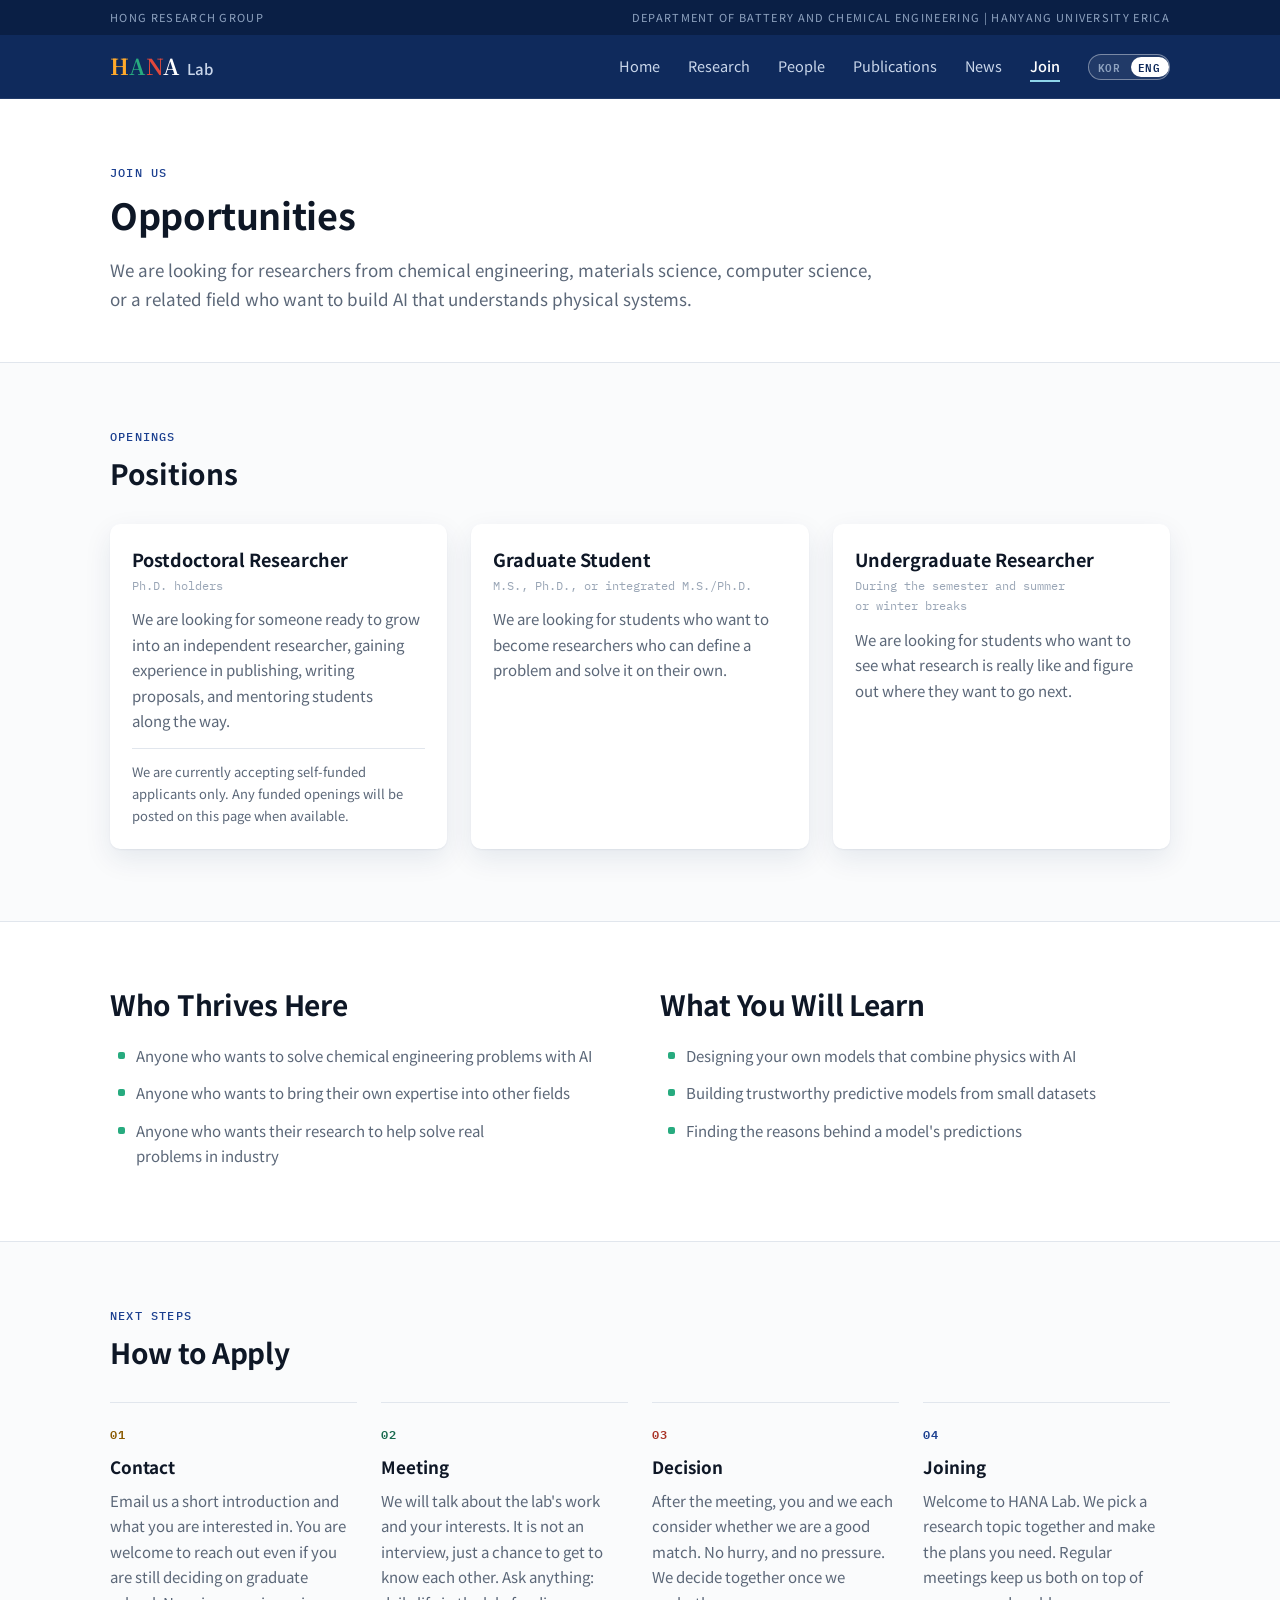
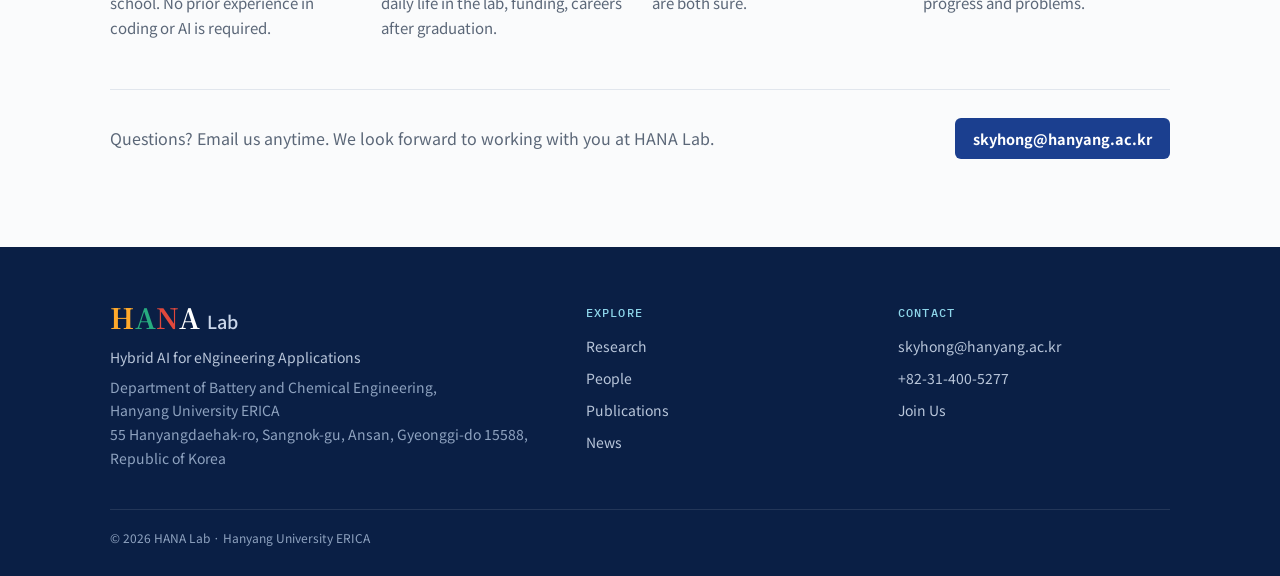
<file: en/join/index.html>
<!DOCTYPE html><html lang="en"><head><meta charset="utf-8"><meta name="viewport" content="width=device-width, initial-scale=1"><title>Opportunities | HANA Lab</title><meta name="description" content="Join HANA Lab — postdoctoral researchers, graduate students, and undergraduate researchers"><link rel="canonical" href="https://hana.hanyang.ac.kr/en/join/"><link rel="alternate" hreflang="ko" href="https://hana.hanyang.ac.kr/join/"><link rel="alternate" hreflang="en" href="https://hana.hanyang.ac.kr/en/join/"><link rel="alternate" hreflang="x-default" href="https://hana.hanyang.ac.kr/join/"><meta property="og:type" content="website"><meta property="og:site_name" content="HANA Lab"><meta property="og:title" content="Opportunities | HANA Lab"><meta property="og:description" content="Join HANA Lab — postdoctoral researchers, graduate students, and undergraduate researchers"><meta property="og:url" content="https://hana.hanyang.ac.kr/en/join/"><meta property="og:image" content="https://hana.hanyang.ac.kr/images/hero-campus.jpg"><meta property="og:locale" content="en_US"><meta property="og:locale:alternate" content="ko_KR"><meta name="twitter:card" content="summary_large_image"><meta name="theme-color" content="#0F2A5C"><link rel="icon" href="/favicon.svg" type="image/svg+xml"><link rel="icon" href="/favicon-32.png" type="image/png" sizes="32x32"><link rel="apple-touch-icon" href="/apple-touch-icon.png"><link rel="preconnect" href="https://fonts.googleapis.com"><link rel="preconnect" href="https://fonts.gstatic.com" crossorigin><link rel="stylesheet" href="https://fonts.googleapis.com/css2?family=IBM+Plex+Mono:wght@400;500;600&family=Noto+Sans+KR:wght@400;500;700&family=Noto+Serif+KR:wght@500;700&display=swap"><link rel="stylesheet" href="/_astro/BaseLayout.Ji1_HkeW.css"><style>.intro[data-astro-cid-p7p4gz5s]{border-bottom:1px solid var(--line);background:#fff}.container[data-astro-cid-p7p4gz5s]{padding-block:64px 48px}
.lede[data-astro-cid-gpo7fpvm]{max-width:46em;color:var(--muted);font-size:var(--fs-17);white-space:pre-line;margin:18px 0 0}.positions[data-astro-cid-gpo7fpvm]{background:var(--paper)}.positions[data-astro-cid-gpo7fpvm] .container[data-astro-cid-gpo7fpvm]{padding-block:64px 72px}.cards[data-astro-cid-gpo7fpvm]{grid-template-columns:repeat(3,minmax(0,1fr));gap:24px;margin-top:32px;display:grid}.card[data-astro-cid-gpo7fpvm] h3[data-astro-cid-gpo7fpvm]{font-size:var(--fs-18);margin:0;font-weight:700}.card[data-astro-cid-gpo7fpvm] .detail[data-astro-cid-gpo7fpvm]{font-family:var(--font-mono);font-size:var(--fs-12);color:var(--faint);margin:2px 0 10px}.card[data-astro-cid-gpo7fpvm] p[data-astro-cid-gpo7fpvm]{color:var(--muted);font-size:var(--fs-15);margin:0}.card[data-astro-cid-gpo7fpvm] .note[data-astro-cid-gpo7fpvm]{border-top:1px solid var(--line);font-size:var(--fs-13);margin-top:14px;padding-top:12px}.fit[data-astro-cid-gpo7fpvm]{border-top:1px solid var(--line);background:#fff}.fit[data-astro-cid-gpo7fpvm] .container[data-astro-cid-gpo7fpvm]{padding-block:64px 72px}.two[data-astro-cid-gpo7fpvm]{grid-template-columns:repeat(2,minmax(0,1fr));gap:40px;display:grid}.ticks[data-astro-cid-gpo7fpvm]{gap:12px;margin:20px 0 0;padding:0;list-style:none;display:grid}.ticks[data-astro-cid-gpo7fpvm] li[data-astro-cid-gpo7fpvm]{color:var(--muted);font-size:var(--fs-15);padding-left:26px;position:relative}.ticks[data-astro-cid-gpo7fpvm] li[data-astro-cid-gpo7fpvm]:before{content:"";background:var(--hana-a);border-radius:2px;width:7px;height:7px;position:absolute;top:.62em;left:8px}.how[data-astro-cid-gpo7fpvm]{background:var(--paper);border-top:1px solid var(--line)}.how[data-astro-cid-gpo7fpvm] .container[data-astro-cid-gpo7fpvm]{padding-block:64px 88px}.steps[data-astro-cid-gpo7fpvm]{grid-template-columns:repeat(4,minmax(0,1fr));gap:24px;margin:32px 0 0;padding:0;list-style:none;display:grid}.steps[data-astro-cid-gpo7fpvm] li[data-astro-cid-gpo7fpvm]{border-top:1px solid var(--line);padding-top:16px}.steps[data-astro-cid-gpo7fpvm] .n[data-astro-cid-gpo7fpvm]{font-family:var(--font-mono);font-size:var(--fs-12);letter-spacing:.08em;color:var(--ct);font-weight:600}.tone-h[data-astro-cid-gpo7fpvm]{--c:var(--hana-h);--ct:#8a5a00}.tone-a[data-astro-cid-gpo7fpvm]{--c:var(--hana-a);--ct:#17694e}.tone-n[data-astro-cid-gpo7fpvm]{--c:var(--hana-n);--ct:#a93226}.tone-b[data-astro-cid-gpo7fpvm]{--c:var(--blue);--ct:var(--blue)}.steps[data-astro-cid-gpo7fpvm] h3[data-astro-cid-gpo7fpvm]{font-size:var(--fs-17);margin:6px 0;font-weight:700}.steps[data-astro-cid-gpo7fpvm] p[data-astro-cid-gpo7fpvm]{color:var(--muted);font-size:var(--fs-15);margin:0}.contact[data-astro-cid-gpo7fpvm]{border-top:1px solid var(--line);flex-wrap:wrap;justify-content:space-between;align-items:center;gap:16px 40px;margin-top:48px;padding-top:28px;display:flex}.contact[data-astro-cid-gpo7fpvm] p[data-astro-cid-gpo7fpvm]{color:var(--muted);margin:0}.ctas[data-astro-cid-gpo7fpvm]{flex-wrap:wrap;gap:10px;display:flex}@media (width<=900px){.cards[data-astro-cid-gpo7fpvm],.steps[data-astro-cid-gpo7fpvm],.two[data-astro-cid-gpo7fpvm]{grid-template-columns:1fr}.two[data-astro-cid-gpo7fpvm]{gap:32px}}
</style></head><body><a class="skip-link" href="#main">Skip to content</a><header data-astro-cid-fzpbxy5g><div class="topbar" data-astro-cid-fzpbxy5g><div class="container" data-astro-cid-fzpbxy5g><span data-astro-cid-fzpbxy5g>Hong Research Group</span><!-- lang="en": 기관명은 두 언어 페이지에서 같은 영어인데 페이지 언어에 따라 공백 폭이 달라 5px 차이가 났다 (2026-09-28). 영어로 못 박는다 --><span class="right" lang="en" data-astro-cid-fzpbxy5g><span data-astro-cid-fzpbxy5g>Department of Battery and Chemical Engineering</span><span class="sep" aria-hidden="true" data-astro-cid-fzpbxy5g> | </span><span data-astro-cid-fzpbxy5g>Hanyang University ERICA</span></span></div></div><nav class="nav" aria-label="Main menu" data-astro-cid-fzpbxy5g><div class="container" data-astro-cid-fzpbxy5g><a class="brand" href="/en/" data-astro-cid-fzpbxy5g><span class="wordmark on-dark size-md" role="img" aria-label="HANA Lab" data-astro-cid-qisgtjgl><b aria-hidden="true" data-astro-cid-qisgtjgl><i class="h" data-astro-cid-qisgtjgl>H</i><i class="a" data-astro-cid-qisgtjgl>A</i><i class="n" data-astro-cid-qisgtjgl>N</i><i class="last" data-astro-cid-qisgtjgl>A</i></b><span aria-hidden="true" data-astro-cid-qisgtjgl>Lab</span></span></a><ul class="links" data-astro-cid-fzpbxy5g><li data-astro-cid-fzpbxy5g><a href="/en/" data-astro-cid-fzpbxy5g>Home</a></li><li data-astro-cid-fzpbxy5g><a href="/en/research/" data-astro-cid-fzpbxy5g>Research</a></li><li data-astro-cid-fzpbxy5g><a href="/en/members/" data-astro-cid-fzpbxy5g>People</a></li><li data-astro-cid-fzpbxy5g><a href="/en/publications/" data-astro-cid-fzpbxy5g>Publications</a></li><li data-astro-cid-fzpbxy5g><a href="/en/news/" data-astro-cid-fzpbxy5g>News</a></li><li data-astro-cid-fzpbxy5g><a href="/en/join/" aria-current="page" data-astro-cid-fzpbxy5g>Join</a></li><li class="lang-item" data-astro-cid-fzpbxy5g><a class="lang-toggle" href="/join/" hreflang="ko" lang="ko" aria-label="한국어로 보기" data-on="en" data-astro-cid-mnehnta4><span class="knob" aria-hidden="true" data-astro-cid-mnehnta4></span><span class="lab ko" aria-hidden="true" data-astro-cid-mnehnta4>KOR</span><span class="lab en" aria-hidden="true" data-astro-cid-mnehnta4>ENG</span></a></li></ul></div></nav></header><main id="main"><div class="intro" data-astro-cid-p7p4gz5s><div class="container" data-astro-cid-p7p4gz5s><p class="eyebrow" data-astro-cid-p7p4gz5s>JOIN US</p><h1 class="section-title" data-astro-cid-p7p4gz5s>Opportunities</h1><p class="lede" data-astro-cid-gpo7fpvm>We are looking for researchers from chemical engineering, materials science, computer science, or a related field who want to build AI that understands physical systems.</p></div></div><section class="positions" data-astro-cid-gpo7fpvm><div class="container" data-astro-cid-gpo7fpvm><p class="eyebrow" data-astro-cid-gpo7fpvm>OPENINGS</p><h2 class="section-title" data-astro-cid-gpo7fpvm>Positions</h2><div class="cards" data-astro-cid-gpo7fpvm><article class="card shadow-card" data-astro-cid-gpo7fpvm><h3 data-astro-cid-gpo7fpvm>Postdoctoral Researcher</h3><p class="detail" data-astro-cid-gpo7fpvm>Ph.D. holders</p><p data-astro-cid-gpo7fpvm>We are looking for someone ready to grow into an independent researcher, gaining experience in publishing, writing proposals, and mentoring students along the way.</p><p class="note" data-astro-cid-gpo7fpvm>We are currently accepting self-funded applicants only. Any funded openings will be posted on this page when available.</p></article><article class="card shadow-card" data-astro-cid-gpo7fpvm><h3 data-astro-cid-gpo7fpvm>Graduate Student</h3><p class="detail" data-astro-cid-gpo7fpvm>M.S., Ph.D., or integrated M.S./Ph.D.</p><p data-astro-cid-gpo7fpvm>We are looking for students who want to become researchers who can define a problem and solve it on their own.</p></article><article class="card shadow-card" data-astro-cid-gpo7fpvm><h3 data-astro-cid-gpo7fpvm>Undergraduate Researcher</h3><p class="detail" data-astro-cid-gpo7fpvm>During the semester and summer or winter breaks</p><p data-astro-cid-gpo7fpvm>We are looking for students who want to see what research is really like and figure out where they want to go next.</p></article></div></div></section><section class="fit" data-astro-cid-gpo7fpvm><div class="container" data-astro-cid-gpo7fpvm><div class="two" data-astro-cid-gpo7fpvm><div data-astro-cid-gpo7fpvm><h2 class="section-title" data-astro-cid-gpo7fpvm>Who Thrives Here</h2><ul class="ticks" data-astro-cid-gpo7fpvm><li data-astro-cid-gpo7fpvm>Anyone who wants to solve chemical engineering problems with AI</li><li data-astro-cid-gpo7fpvm>Anyone who wants to bring their own expertise into other fields</li><li data-astro-cid-gpo7fpvm>Anyone who wants their research to help solve real problems in industry</li></ul></div><div data-astro-cid-gpo7fpvm><h2 class="section-title" data-astro-cid-gpo7fpvm>What You Will Learn</h2><ul class="ticks" data-astro-cid-gpo7fpvm><li data-astro-cid-gpo7fpvm>Designing your own models that combine physics with AI</li><li data-astro-cid-gpo7fpvm>Building trustworthy predictive models from small datasets</li><li data-astro-cid-gpo7fpvm>Finding the reasons behind a model&#39;s predictions</li></ul></div></div></div></section><section class="how" data-astro-cid-gpo7fpvm><div class="container" data-astro-cid-gpo7fpvm><p class="eyebrow" data-astro-cid-gpo7fpvm>NEXT STEPS</p><h2 class="section-title" data-astro-cid-gpo7fpvm>How to Apply</h2><ol class="steps" data-astro-cid-gpo7fpvm><li class="tone-h" data-astro-cid-gpo7fpvm><span class="n" data-astro-cid-gpo7fpvm>01</span><h3 data-astro-cid-gpo7fpvm>Contact</h3><p data-astro-cid-gpo7fpvm>Email us a short introduction and what you are interested in. You are welcome to reach out even if you are still deciding on graduate school. No prior experience in coding or AI is required.</p></li><li class="tone-a" data-astro-cid-gpo7fpvm><span class="n" data-astro-cid-gpo7fpvm>02</span><h3 data-astro-cid-gpo7fpvm>Meeting</h3><p data-astro-cid-gpo7fpvm>We will talk about the lab&#39;s work and your interests. It is not an interview, just a chance to get to know each other. Ask anything: daily life in the lab, funding, careers after graduation.</p></li><li class="tone-n" data-astro-cid-gpo7fpvm><span class="n" data-astro-cid-gpo7fpvm>03</span><h3 data-astro-cid-gpo7fpvm>Decision</h3><p data-astro-cid-gpo7fpvm>After the meeting, you and we each consider whether we are a good match. No hurry, and no pressure. We decide together once we are both sure.</p></li><li class="tone-b" data-astro-cid-gpo7fpvm><span class="n" data-astro-cid-gpo7fpvm>04</span><h3 data-astro-cid-gpo7fpvm>Joining</h3><p data-astro-cid-gpo7fpvm>Welcome to HANA Lab. We pick a research topic together and make the plans you need. Regular meetings keep us both on top of progress and problems.</p></li></ol><div class="contact" data-astro-cid-gpo7fpvm><p data-astro-cid-gpo7fpvm>Questions? Email us anytime. We look forward to working with you at HANA Lab.</p><div class="ctas" data-astro-cid-gpo7fpvm><a class="btn btn-primary" href="mailto:skyhong@hanyang.ac.kr" data-astro-cid-gpo7fpvm>skyhong@hanyang.ac.kr</a></div></div></div></section></main><footer class="footer" data-astro-cid-nns7i3if><div class="container grid" data-astro-cid-nns7i3if><div data-astro-cid-nns7i3if><p class="name" data-astro-cid-nns7i3if><span class="wordmark on-dark size-lg" role="img" aria-label="HANA Lab" data-astro-cid-qisgtjgl><b aria-hidden="true" data-astro-cid-qisgtjgl><i class="h" data-astro-cid-qisgtjgl>H</i><i class="a" data-astro-cid-qisgtjgl>A</i><i class="n" data-astro-cid-qisgtjgl>N</i><i class="last" data-astro-cid-qisgtjgl>A</i></b><span aria-hidden="true" data-astro-cid-qisgtjgl>Lab</span></span></p><p data-astro-cid-nns7i3if>Hybrid AI for eNgineering Applications</p><p class="address" data-astro-cid-nns7i3if>Department of Battery and Chemical Engineering, Hanyang University ERICA<br data-astro-cid-nns7i3if>55 Hanyangdaehak-ro, Sangnok-gu, Ansan, Gyeonggi-do 15588, Republic of Korea</p></div><div data-astro-cid-nns7i3if><p class="heading" data-astro-cid-nns7i3if>Explore</p><ul data-astro-cid-nns7i3if><li data-astro-cid-nns7i3if><a href="/en/research/" data-astro-cid-nns7i3if>Research</a></li><li data-astro-cid-nns7i3if><a href="/en/members/" data-astro-cid-nns7i3if>People</a></li><li data-astro-cid-nns7i3if><a href="/en/publications/" data-astro-cid-nns7i3if>Publications</a></li><li data-astro-cid-nns7i3if><a href="/en/news/" data-astro-cid-nns7i3if>News</a></li></ul></div><div data-astro-cid-nns7i3if><p class="heading" data-astro-cid-nns7i3if>Contact</p><ul data-astro-cid-nns7i3if><li data-astro-cid-nns7i3if><a href="mailto:skyhong@hanyang.ac.kr" data-astro-cid-nns7i3if>skyhong@hanyang.ac.kr</a></li><li data-astro-cid-nns7i3if><a href="tel:+82314005277" data-astro-cid-nns7i3if>+82-31-400-5277</a></li><li data-astro-cid-nns7i3if><a href="/en/join/" data-astro-cid-nns7i3if>Join Us</a></li></ul></div></div><div class="container" data-astro-cid-nns7i3if><p class="bottom" lang="en" data-astro-cid-nns7i3if>© 2026 HANA Lab · Hanyang University ERICA</p> <!-- lang="en": 두 언어 공통 영어 문장은 페이지 언어에 따라 공백 폭이 달라지지 않게 (2026-09-28) --></div></footer></body></html>
</file>
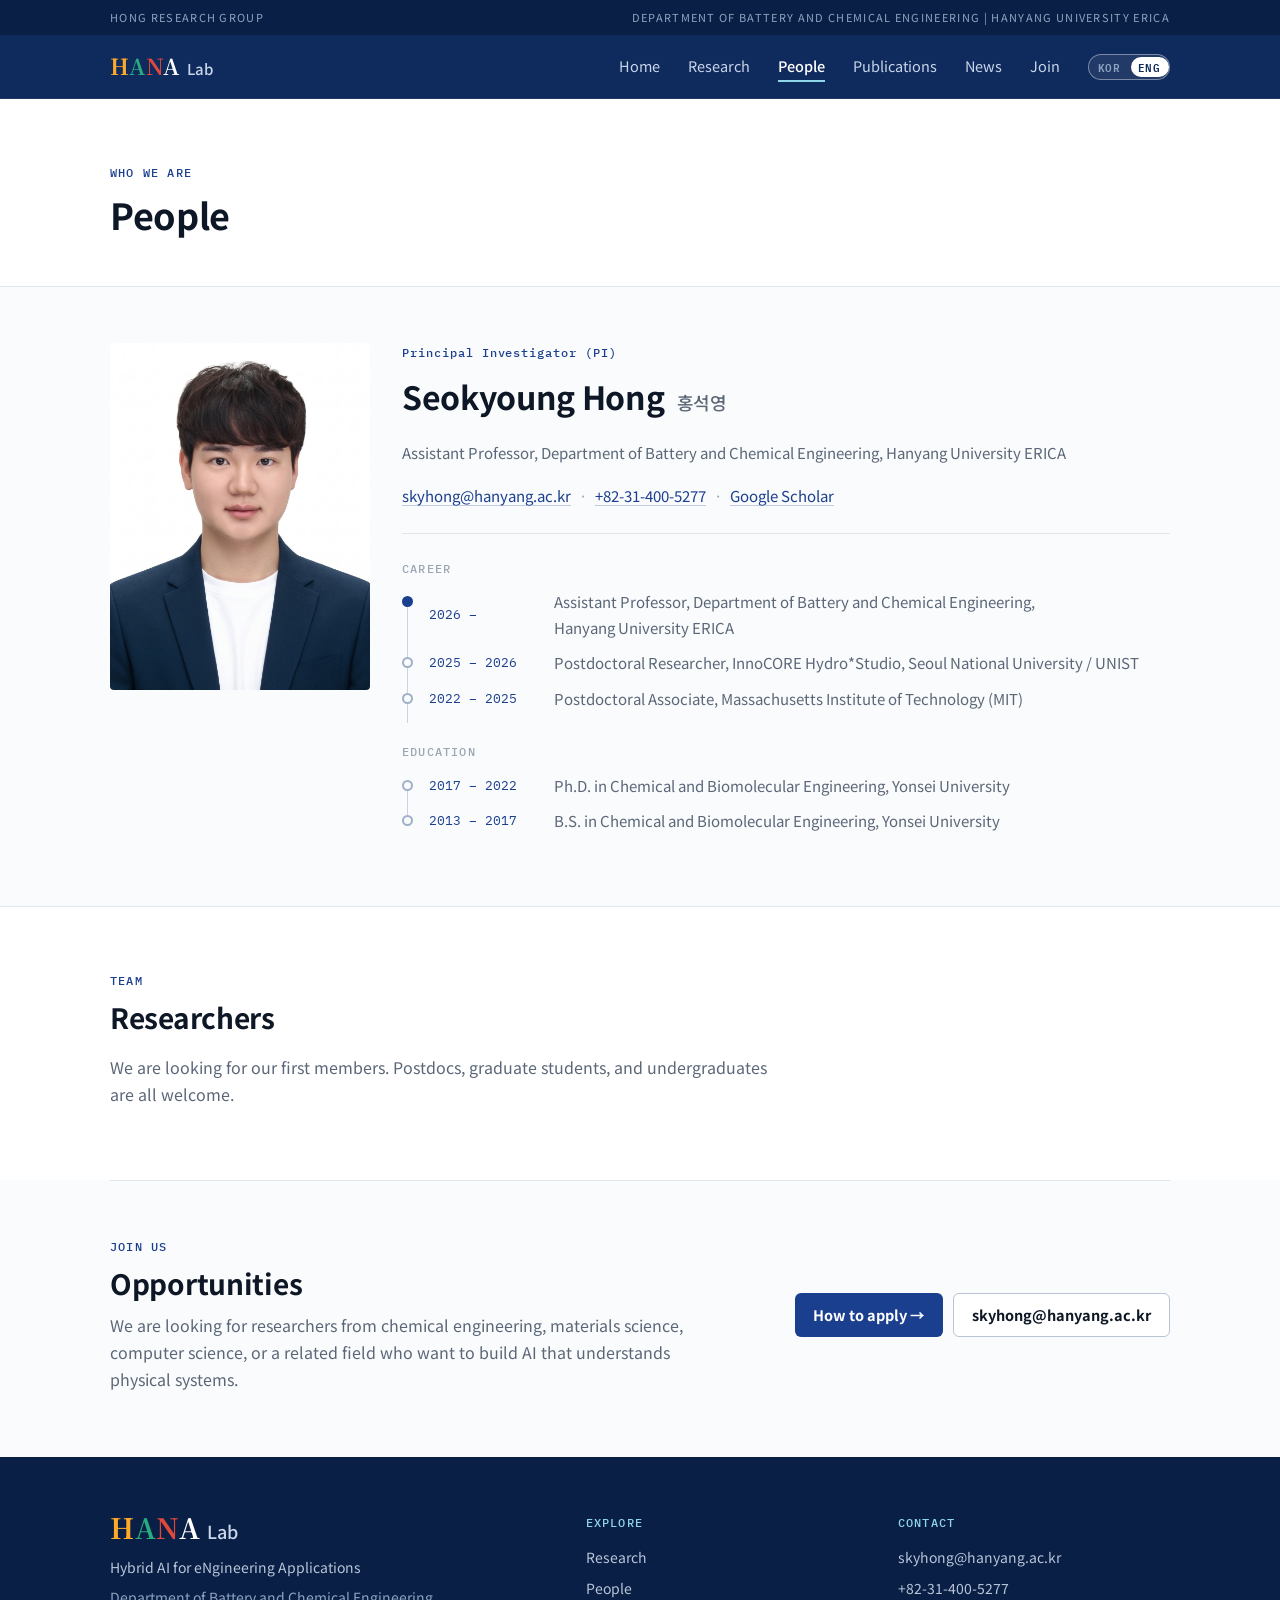
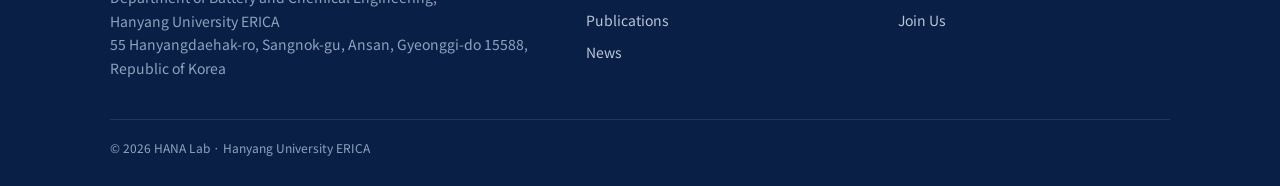
<file: en/members/index.html>
<!DOCTYPE html><html lang="en"><head><meta charset="utf-8"><meta name="viewport" content="width=device-width, initial-scale=1"><title>People | HANA Lab</title><meta name="description" content="Prof. Seokyoung Hong and the members of HANA Lab"><link rel="canonical" href="https://hana.hanyang.ac.kr/en/members/"><link rel="alternate" hreflang="ko" href="https://hana.hanyang.ac.kr/members/"><link rel="alternate" hreflang="en" href="https://hana.hanyang.ac.kr/en/members/"><link rel="alternate" hreflang="x-default" href="https://hana.hanyang.ac.kr/members/"><meta property="og:type" content="website"><meta property="og:site_name" content="HANA Lab"><meta property="og:title" content="People | HANA Lab"><meta property="og:description" content="Prof. Seokyoung Hong and the members of HANA Lab"><meta property="og:url" content="https://hana.hanyang.ac.kr/en/members/"><meta property="og:image" content="https://hana.hanyang.ac.kr/images/hero-campus.jpg"><meta property="og:locale" content="en_US"><meta property="og:locale:alternate" content="ko_KR"><meta name="twitter:card" content="summary_large_image"><meta name="theme-color" content="#0F2A5C"><link rel="icon" href="/favicon.svg" type="image/svg+xml"><link rel="icon" href="/favicon-32.png" type="image/png" sizes="32x32"><link rel="apple-touch-icon" href="/apple-touch-icon.png"><link rel="preconnect" href="https://fonts.googleapis.com"><link rel="preconnect" href="https://fonts.gstatic.com" crossorigin><link rel="stylesheet" href="https://fonts.googleapis.com/css2?family=IBM+Plex+Mono:wght@400;500;600&family=Noto+Sans+KR:wght@400;500;700&family=Noto+Serif+KR:wght@500;700&display=swap"><link rel="stylesheet" href="/_astro/BaseLayout.Ji1_HkeW.css"><style>.intro[data-astro-cid-p7p4gz5s]{border-bottom:1px solid var(--line);background:#fff}.container[data-astro-cid-p7p4gz5s]{padding-block:64px 48px}
.photo[data-astro-cid-ibx6unlj]{object-fit:cover;width:100%;height:100%}.join-inner[data-astro-cid-jqrgd37h]{border-top:1px solid var(--line);flex-wrap:wrap;justify-content:space-between;align-items:center;gap:20px 40px;padding-block:56px 64px;display:flex}.join-desc[data-astro-cid-jqrgd37h]{max-width:38em;color:var(--muted);white-space:pre-line;margin:10px 0 0}.ctas[data-astro-cid-jqrgd37h]{flex-wrap:wrap;gap:10px;display:flex}
</style><link rel="stylesheet" href="/_astro/MembersPage.B5f0Kn7Q.css"></head><body><a class="skip-link" href="#main">Skip to content</a><header data-astro-cid-fzpbxy5g><div class="topbar" data-astro-cid-fzpbxy5g><div class="container" data-astro-cid-fzpbxy5g><span data-astro-cid-fzpbxy5g>Hong Research Group</span><!-- lang="en": 기관명은 두 언어 페이지에서 같은 영어인데 페이지 언어에 따라 공백 폭이 달라 5px 차이가 났다 (2026-09-28). 영어로 못 박는다 --><span class="right" lang="en" data-astro-cid-fzpbxy5g><span data-astro-cid-fzpbxy5g>Department of Battery and Chemical Engineering</span><span class="sep" aria-hidden="true" data-astro-cid-fzpbxy5g> | </span><span data-astro-cid-fzpbxy5g>Hanyang University ERICA</span></span></div></div><nav class="nav" aria-label="Main menu" data-astro-cid-fzpbxy5g><div class="container" data-astro-cid-fzpbxy5g><a class="brand" href="/en/" data-astro-cid-fzpbxy5g><span class="wordmark on-dark size-md" role="img" aria-label="HANA Lab" data-astro-cid-qisgtjgl><b aria-hidden="true" data-astro-cid-qisgtjgl><i class="h" data-astro-cid-qisgtjgl>H</i><i class="a" data-astro-cid-qisgtjgl>A</i><i class="n" data-astro-cid-qisgtjgl>N</i><i class="last" data-astro-cid-qisgtjgl>A</i></b><span aria-hidden="true" data-astro-cid-qisgtjgl>Lab</span></span></a><ul class="links" data-astro-cid-fzpbxy5g><li data-astro-cid-fzpbxy5g><a href="/en/" data-astro-cid-fzpbxy5g>Home</a></li><li data-astro-cid-fzpbxy5g><a href="/en/research/" data-astro-cid-fzpbxy5g>Research</a></li><li data-astro-cid-fzpbxy5g><a href="/en/members/" aria-current="page" data-astro-cid-fzpbxy5g>People</a></li><li data-astro-cid-fzpbxy5g><a href="/en/publications/" data-astro-cid-fzpbxy5g>Publications</a></li><li data-astro-cid-fzpbxy5g><a href="/en/news/" data-astro-cid-fzpbxy5g>News</a></li><li data-astro-cid-fzpbxy5g><a href="/en/join/" data-astro-cid-fzpbxy5g>Join</a></li><li class="lang-item" data-astro-cid-fzpbxy5g><a class="lang-toggle" href="/members/" hreflang="ko" lang="ko" aria-label="한국어로 보기" data-on="en" data-astro-cid-mnehnta4><span class="knob" aria-hidden="true" data-astro-cid-mnehnta4></span><span class="lab ko" aria-hidden="true" data-astro-cid-mnehnta4>KOR</span><span class="lab en" aria-hidden="true" data-astro-cid-mnehnta4>ENG</span></a></li></ul></div></nav></header><main id="main"><div class="intro" data-astro-cid-p7p4gz5s><div class="container" data-astro-cid-p7p4gz5s><p class="eyebrow" data-astro-cid-p7p4gz5s>WHO WE ARE</p><h1 class="section-title" data-astro-cid-p7p4gz5s>People</h1></div></div><section class="profile" data-astro-cid-7t4g2lul><div class="container" data-astro-cid-7t4g2lul><div class="head" data-astro-cid-7t4g2lul><div class="photo" data-astro-cid-7t4g2lul><img class="photo" src="/images/profile-hong.jpg" alt="Prof. Seokyoung Hong" loading="lazy" decoding="async" data-astro-cid-ibx6unlj></div><div data-astro-cid-7t4g2lul><p class="role" data-astro-cid-7t4g2lul>Principal Investigator (PI)</p><h2 class="name" data-astro-cid-7t4g2lul>Seokyoung Hong<span data-astro-cid-7t4g2lul>홍석영</span></h2><ul class="aff" data-astro-cid-7t4g2lul><li data-astro-cid-7t4g2lul>Assistant Professor, Department of Battery and Chemical Engineering, Hanyang University ERICA</li></ul><p class="contact" data-astro-cid-7t4g2lul><a href="mailto:skyhong@hanyang.ac.kr" data-astro-cid-7t4g2lul>skyhong@hanyang.ac.kr</a><span aria-hidden="true" data-astro-cid-7t4g2lul>·</span><a href="tel:+82314005277" data-astro-cid-7t4g2lul>+82-31-400-5277</a><span aria-hidden="true" data-astro-cid-7t4g2lul>·</span><a href="https://scholar.google.com/citations?hl=en&amp;user=tD2oQOgAAAAJ" target="_blank" rel="noopener" data-astro-cid-7t4g2lul>Google Scholar</a></p><!-- 경력 · 학력: 묶음마다 세로 선 위에 점을 찍은 연표 (최근이 위). 선은 묶음의 마지막 점 아래로 짧은 꼬리를 남긴다 --><ol class="timeline" data-astro-cid-7t4g2lul><li class="label" data-astro-cid-7t4g2lul><h3 data-astro-cid-7t4g2lul>CAREER</h3></li><li data-astro-cid-7t4g2lul><span class="period" data-astro-cid-7t4g2lul>2026 –</span><span data-astro-cid-7t4g2lul>Assistant Professor, Department of Battery and Chemical Engineering, Hanyang University ERICA</span></li><li data-astro-cid-7t4g2lul><span class="period" data-astro-cid-7t4g2lul>2025 – 2026</span><span data-astro-cid-7t4g2lul>Postdoctoral Researcher, InnoCORE Hydro*Studio, Seoul National University / UNIST</span></li><li data-astro-cid-7t4g2lul><span class="period" data-astro-cid-7t4g2lul>2022 – 2025</span><span data-astro-cid-7t4g2lul>Postdoctoral Associate, Massachusetts Institute of Technology (MIT)</span></li><li class="label" data-astro-cid-7t4g2lul><h3 data-astro-cid-7t4g2lul>EDUCATION</h3></li><li data-astro-cid-7t4g2lul><span class="period" data-astro-cid-7t4g2lul>2017 – 2022</span><span data-astro-cid-7t4g2lul>Ph.D. in Chemical and Biomolecular Engineering, Yonsei University</span></li><li data-astro-cid-7t4g2lul><span class="period" data-astro-cid-7t4g2lul>2013 – 2017</span><span data-astro-cid-7t4g2lul>B.S. in Chemical and Biomolecular Engineering, Yonsei University</span></li></ol></div></div></div></section><section class="team" data-astro-cid-7t4g2lul><div class="container" data-astro-cid-7t4g2lul><p class="eyebrow" data-astro-cid-7t4g2lul>TEAM</p><h2 class="section-title" data-astro-cid-7t4g2lul>Researchers</h2><p class="empty" data-astro-cid-7t4g2lul>We are looking for our first members. Postdocs, graduate students, and undergraduates are all welcome.</p></div></section><section class="join text-join" aria-labelledby="join-title" data-astro-cid-jqrgd37h><div class="container" data-astro-cid-jqrgd37h><div class="join-inner" data-astro-cid-jqrgd37h><div data-astro-cid-jqrgd37h><p class="eyebrow" data-astro-cid-jqrgd37h>JOIN US</p><h2 class="sec-title" id="join-title" data-astro-cid-jqrgd37h>Opportunities</h2><p class="join-desc" data-astro-cid-jqrgd37h>We are looking for researchers from chemical engineering, materials science, computer science, or a related field who want to build AI that understands physical systems.</p></div><div class="ctas" data-astro-cid-jqrgd37h><a class="btn btn-primary" href="/en/join/" data-astro-cid-jqrgd37h>How to apply →</a><a class="btn btn-secondary" href="mailto:skyhong@hanyang.ac.kr" data-astro-cid-jqrgd37h>skyhong@hanyang.ac.kr</a></div></div></div></section></main><footer class="footer" data-astro-cid-nns7i3if><div class="container grid" data-astro-cid-nns7i3if><div data-astro-cid-nns7i3if><p class="name" data-astro-cid-nns7i3if><span class="wordmark on-dark size-lg" role="img" aria-label="HANA Lab" data-astro-cid-qisgtjgl><b aria-hidden="true" data-astro-cid-qisgtjgl><i class="h" data-astro-cid-qisgtjgl>H</i><i class="a" data-astro-cid-qisgtjgl>A</i><i class="n" data-astro-cid-qisgtjgl>N</i><i class="last" data-astro-cid-qisgtjgl>A</i></b><span aria-hidden="true" data-astro-cid-qisgtjgl>Lab</span></span></p><p data-astro-cid-nns7i3if>Hybrid AI for eNgineering Applications</p><p class="address" data-astro-cid-nns7i3if>Department of Battery and Chemical Engineering, Hanyang University ERICA<br data-astro-cid-nns7i3if>55 Hanyangdaehak-ro, Sangnok-gu, Ansan, Gyeonggi-do 15588, Republic of Korea</p></div><div data-astro-cid-nns7i3if><p class="heading" data-astro-cid-nns7i3if>Explore</p><ul data-astro-cid-nns7i3if><li data-astro-cid-nns7i3if><a href="/en/research/" data-astro-cid-nns7i3if>Research</a></li><li data-astro-cid-nns7i3if><a href="/en/members/" data-astro-cid-nns7i3if>People</a></li><li data-astro-cid-nns7i3if><a href="/en/publications/" data-astro-cid-nns7i3if>Publications</a></li><li data-astro-cid-nns7i3if><a href="/en/news/" data-astro-cid-nns7i3if>News</a></li></ul></div><div data-astro-cid-nns7i3if><p class="heading" data-astro-cid-nns7i3if>Contact</p><ul data-astro-cid-nns7i3if><li data-astro-cid-nns7i3if><a href="mailto:skyhong@hanyang.ac.kr" data-astro-cid-nns7i3if>skyhong@hanyang.ac.kr</a></li><li data-astro-cid-nns7i3if><a href="tel:+82314005277" data-astro-cid-nns7i3if>+82-31-400-5277</a></li><li data-astro-cid-nns7i3if><a href="/en/join/" data-astro-cid-nns7i3if>Join Us</a></li></ul></div></div><div class="container" data-astro-cid-nns7i3if><p class="bottom" lang="en" data-astro-cid-nns7i3if>© 2026 HANA Lab · Hanyang University ERICA</p> <!-- lang="en": 두 언어 공통 영어 문장은 페이지 언어에 따라 공백 폭이 달라지지 않게 (2026-09-28) --></div></footer></body></html>
</file>
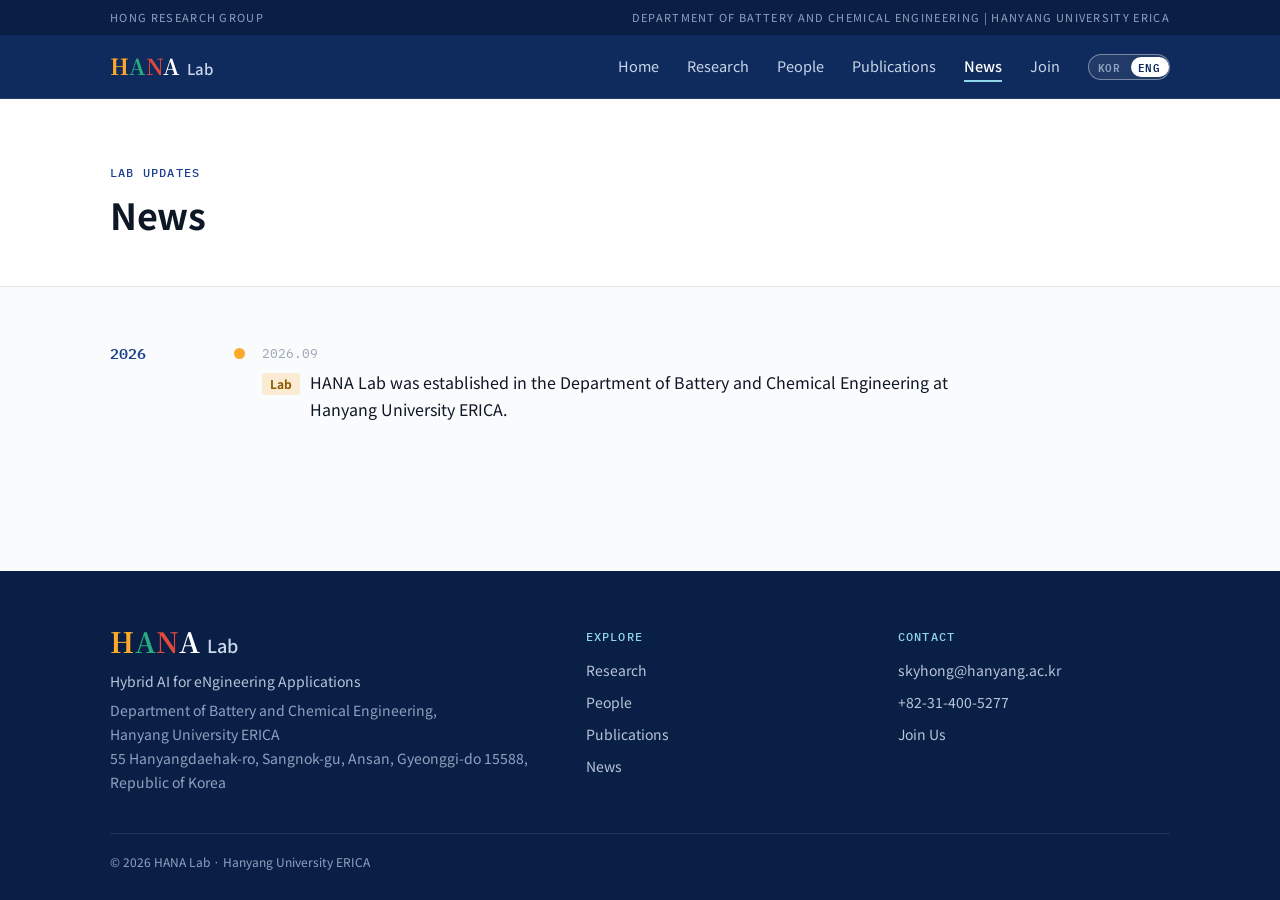
<file: en/news/index.html>
<!DOCTYPE html><html lang="en"><head><meta charset="utf-8"><meta name="viewport" content="width=device-width, initial-scale=1"><title>News | HANA Lab</title><meta name="description" content="News from HANA Lab"><link rel="canonical" href="https://hana.hanyang.ac.kr/en/news/"><link rel="alternate" hreflang="ko" href="https://hana.hanyang.ac.kr/news/"><link rel="alternate" hreflang="en" href="https://hana.hanyang.ac.kr/en/news/"><link rel="alternate" hreflang="x-default" href="https://hana.hanyang.ac.kr/news/"><meta property="og:type" content="website"><meta property="og:site_name" content="HANA Lab"><meta property="og:title" content="News | HANA Lab"><meta property="og:description" content="News from HANA Lab"><meta property="og:url" content="https://hana.hanyang.ac.kr/en/news/"><meta property="og:image" content="https://hana.hanyang.ac.kr/images/hero-campus.jpg"><meta property="og:locale" content="en_US"><meta property="og:locale:alternate" content="ko_KR"><meta name="twitter:card" content="summary_large_image"><meta name="theme-color" content="#0F2A5C"><link rel="icon" href="/favicon.svg" type="image/svg+xml"><link rel="icon" href="/favicon-32.png" type="image/png" sizes="32x32"><link rel="apple-touch-icon" href="/apple-touch-icon.png"><link rel="preconnect" href="https://fonts.googleapis.com"><link rel="preconnect" href="https://fonts.gstatic.com" crossorigin><link rel="stylesheet" href="https://fonts.googleapis.com/css2?family=IBM+Plex+Mono:wght@400;500;600&family=Noto+Sans+KR:wght@400;500;700&family=Noto+Serif+KR:wght@500;700&display=swap"><link rel="stylesheet" href="/_astro/BaseLayout.Ji1_HkeW.css"><style>.intro[data-astro-cid-p7p4gz5s]{border-bottom:1px solid var(--line);background:#fff}.container[data-astro-cid-p7p4gz5s]{padding-block:64px 48px}
.list[data-astro-cid-sdiy3ivc] .container[data-astro-cid-sdiy3ivc]{padding-block:56px 88px}.year[data-astro-cid-sdiy3ivc]{grid-template-columns:6.5em minmax(0,1fr);gap:20px;padding-bottom:12px;display:grid}.year[data-astro-cid-sdiy3ivc] h2[data-astro-cid-sdiy3ivc]{font-family:var(--font-mono);font-size:var(--fs-15);font-weight:600;line-height:var(--row);color:var(--blue);font-variant-numeric:tabular-nums;margin:0}.year[data-astro-cid-sdiy3ivc]{--row:calc(var(--fs-13) * 1.7);--dot-size:11px;--dot-top:calc((var(--row) - var(--dot-size)) / 2);--dot-mid:calc(var(--dot-top) + var(--dot-size) / 2)}.year[data-astro-cid-sdiy3ivc] ol[data-astro-cid-sdiy3ivc]{margin:0;padding:0;list-style:none}.year[data-astro-cid-sdiy3ivc] li[data-astro-cid-sdiy3ivc]{gap:4px;max-width:56em;padding:0 0 22px 28px;display:grid;position:relative}.year[data-astro-cid-sdiy3ivc] li[data-astro-cid-sdiy3ivc]:after{content:"";left:5px;top:var(--dot-mid);bottom:calc(-1 * var(--dot-mid));background:#c9d3e2;width:1px;position:absolute}.year[data-astro-cid-sdiy3ivc] li[data-astro-cid-sdiy3ivc]:before{content:"";z-index:1;left:0;top:var(--dot-top);width:var(--dot-size);height:var(--dot-size);background:var(--c);border-radius:50%;position:absolute}.year[data-astro-cid-sdiy3ivc] li[data-astro-cid-sdiy3ivc]:last-child:after{bottom:calc(-1 * var(--dot-mid) - 12px)}.year[data-astro-cid-sdiy3ivc]:last-of-type li[data-astro-cid-sdiy3ivc]:last-child:after{display:none}.tone-h[data-astro-cid-sdiy3ivc]{--c:var(--hana-h)}.tone-a[data-astro-cid-sdiy3ivc]{--c:var(--hana-a)}.tone-n[data-astro-cid-sdiy3ivc]{--c:var(--hana-n)}.tone-b[data-astro-cid-sdiy3ivc]{--c:var(--blue)}time[data-astro-cid-sdiy3ivc]{font-family:var(--font-mono);font-size:var(--fs-13);line-height:var(--row);color:var(--faint);font-variant-numeric:tabular-nums}.entry[data-astro-cid-sdiy3ivc]{grid-template-columns:auto minmax(0,1fr);align-items:baseline;gap:10px;margin:0;display:grid}@media (width<=700px){.year[data-astro-cid-sdiy3ivc]{grid-template-columns:1fr;gap:12px}.year[data-astro-cid-sdiy3ivc] li[data-astro-cid-sdiy3ivc]:last-child:after{display:none}}
</style></head><body><a class="skip-link" href="#main">Skip to content</a><header data-astro-cid-fzpbxy5g><div class="topbar" data-astro-cid-fzpbxy5g><div class="container" data-astro-cid-fzpbxy5g><span data-astro-cid-fzpbxy5g>Hong Research Group</span><!-- lang="en": 기관명은 두 언어 페이지에서 같은 영어인데 페이지 언어에 따라 공백 폭이 달라 5px 차이가 났다 (2026-09-28). 영어로 못 박는다 --><span class="right" lang="en" data-astro-cid-fzpbxy5g><span data-astro-cid-fzpbxy5g>Department of Battery and Chemical Engineering</span><span class="sep" aria-hidden="true" data-astro-cid-fzpbxy5g> | </span><span data-astro-cid-fzpbxy5g>Hanyang University ERICA</span></span></div></div><nav class="nav" aria-label="Main menu" data-astro-cid-fzpbxy5g><div class="container" data-astro-cid-fzpbxy5g><a class="brand" href="/en/" data-astro-cid-fzpbxy5g><span class="wordmark on-dark size-md" role="img" aria-label="HANA Lab" data-astro-cid-qisgtjgl><b aria-hidden="true" data-astro-cid-qisgtjgl><i class="h" data-astro-cid-qisgtjgl>H</i><i class="a" data-astro-cid-qisgtjgl>A</i><i class="n" data-astro-cid-qisgtjgl>N</i><i class="last" data-astro-cid-qisgtjgl>A</i></b><span aria-hidden="true" data-astro-cid-qisgtjgl>Lab</span></span></a><ul class="links" data-astro-cid-fzpbxy5g><li data-astro-cid-fzpbxy5g><a href="/en/" data-astro-cid-fzpbxy5g>Home</a></li><li data-astro-cid-fzpbxy5g><a href="/en/research/" data-astro-cid-fzpbxy5g>Research</a></li><li data-astro-cid-fzpbxy5g><a href="/en/members/" data-astro-cid-fzpbxy5g>People</a></li><li data-astro-cid-fzpbxy5g><a href="/en/publications/" data-astro-cid-fzpbxy5g>Publications</a></li><li data-astro-cid-fzpbxy5g><a href="/en/news/" aria-current="page" data-astro-cid-fzpbxy5g>News</a></li><li data-astro-cid-fzpbxy5g><a href="/en/join/" data-astro-cid-fzpbxy5g>Join</a></li><li class="lang-item" data-astro-cid-fzpbxy5g><a class="lang-toggle" href="/news/" hreflang="ko" lang="ko" aria-label="한국어로 보기" data-on="en" data-astro-cid-mnehnta4><span class="knob" aria-hidden="true" data-astro-cid-mnehnta4></span><span class="lab ko" aria-hidden="true" data-astro-cid-mnehnta4>KOR</span><span class="lab en" aria-hidden="true" data-astro-cid-mnehnta4>ENG</span></a></li></ul></div></nav></header><main id="main"><div class="intro" data-astro-cid-p7p4gz5s><div class="container" data-astro-cid-p7p4gz5s><p class="eyebrow" data-astro-cid-p7p4gz5s>LAB UPDATES</p><h1 class="section-title" data-astro-cid-p7p4gz5s>News</h1></div></div><section class="list" data-astro-cid-sdiy3ivc><div class="container" data-astro-cid-sdiy3ivc><div class="year" data-astro-cid-sdiy3ivc><h2 data-astro-cid-sdiy3ivc>2026</h2><ol data-astro-cid-sdiy3ivc><li class="tone-h" data-astro-cid-sdiy3ivc><time datetime="2026-09" data-astro-cid-sdiy3ivc>2026.09</time><p class="entry" data-astro-cid-sdiy3ivc><span class="news-tag tone-h" data-astro-cid-sdiy3ivc>Lab</span><span data-astro-cid-sdiy3ivc>HANA Lab was established in the Department of Battery and Chemical Engineering at Hanyang University ERICA.</span></p></li></ol></div></div></section></main><footer class="footer" data-astro-cid-nns7i3if><div class="container grid" data-astro-cid-nns7i3if><div data-astro-cid-nns7i3if><p class="name" data-astro-cid-nns7i3if><span class="wordmark on-dark size-lg" role="img" aria-label="HANA Lab" data-astro-cid-qisgtjgl><b aria-hidden="true" data-astro-cid-qisgtjgl><i class="h" data-astro-cid-qisgtjgl>H</i><i class="a" data-astro-cid-qisgtjgl>A</i><i class="n" data-astro-cid-qisgtjgl>N</i><i class="last" data-astro-cid-qisgtjgl>A</i></b><span aria-hidden="true" data-astro-cid-qisgtjgl>Lab</span></span></p><p data-astro-cid-nns7i3if>Hybrid AI for eNgineering Applications</p><p class="address" data-astro-cid-nns7i3if>Department of Battery and Chemical Engineering, Hanyang University ERICA<br data-astro-cid-nns7i3if>55 Hanyangdaehak-ro, Sangnok-gu, Ansan, Gyeonggi-do 15588, Republic of Korea</p></div><div data-astro-cid-nns7i3if><p class="heading" data-astro-cid-nns7i3if>Explore</p><ul data-astro-cid-nns7i3if><li data-astro-cid-nns7i3if><a href="/en/research/" data-astro-cid-nns7i3if>Research</a></li><li data-astro-cid-nns7i3if><a href="/en/members/" data-astro-cid-nns7i3if>People</a></li><li data-astro-cid-nns7i3if><a href="/en/publications/" data-astro-cid-nns7i3if>Publications</a></li><li data-astro-cid-nns7i3if><a href="/en/news/" data-astro-cid-nns7i3if>News</a></li></ul></div><div data-astro-cid-nns7i3if><p class="heading" data-astro-cid-nns7i3if>Contact</p><ul data-astro-cid-nns7i3if><li data-astro-cid-nns7i3if><a href="mailto:skyhong@hanyang.ac.kr" data-astro-cid-nns7i3if>skyhong@hanyang.ac.kr</a></li><li data-astro-cid-nns7i3if><a href="tel:+82314005277" data-astro-cid-nns7i3if>+82-31-400-5277</a></li><li data-astro-cid-nns7i3if><a href="/en/join/" data-astro-cid-nns7i3if>Join Us</a></li></ul></div></div><div class="container" data-astro-cid-nns7i3if><p class="bottom" lang="en" data-astro-cid-nns7i3if>© 2026 HANA Lab · Hanyang University ERICA</p> <!-- lang="en": 두 언어 공통 영어 문장은 페이지 언어에 따라 공백 폭이 달라지지 않게 (2026-09-28) --></div></footer></body></html>
</file>
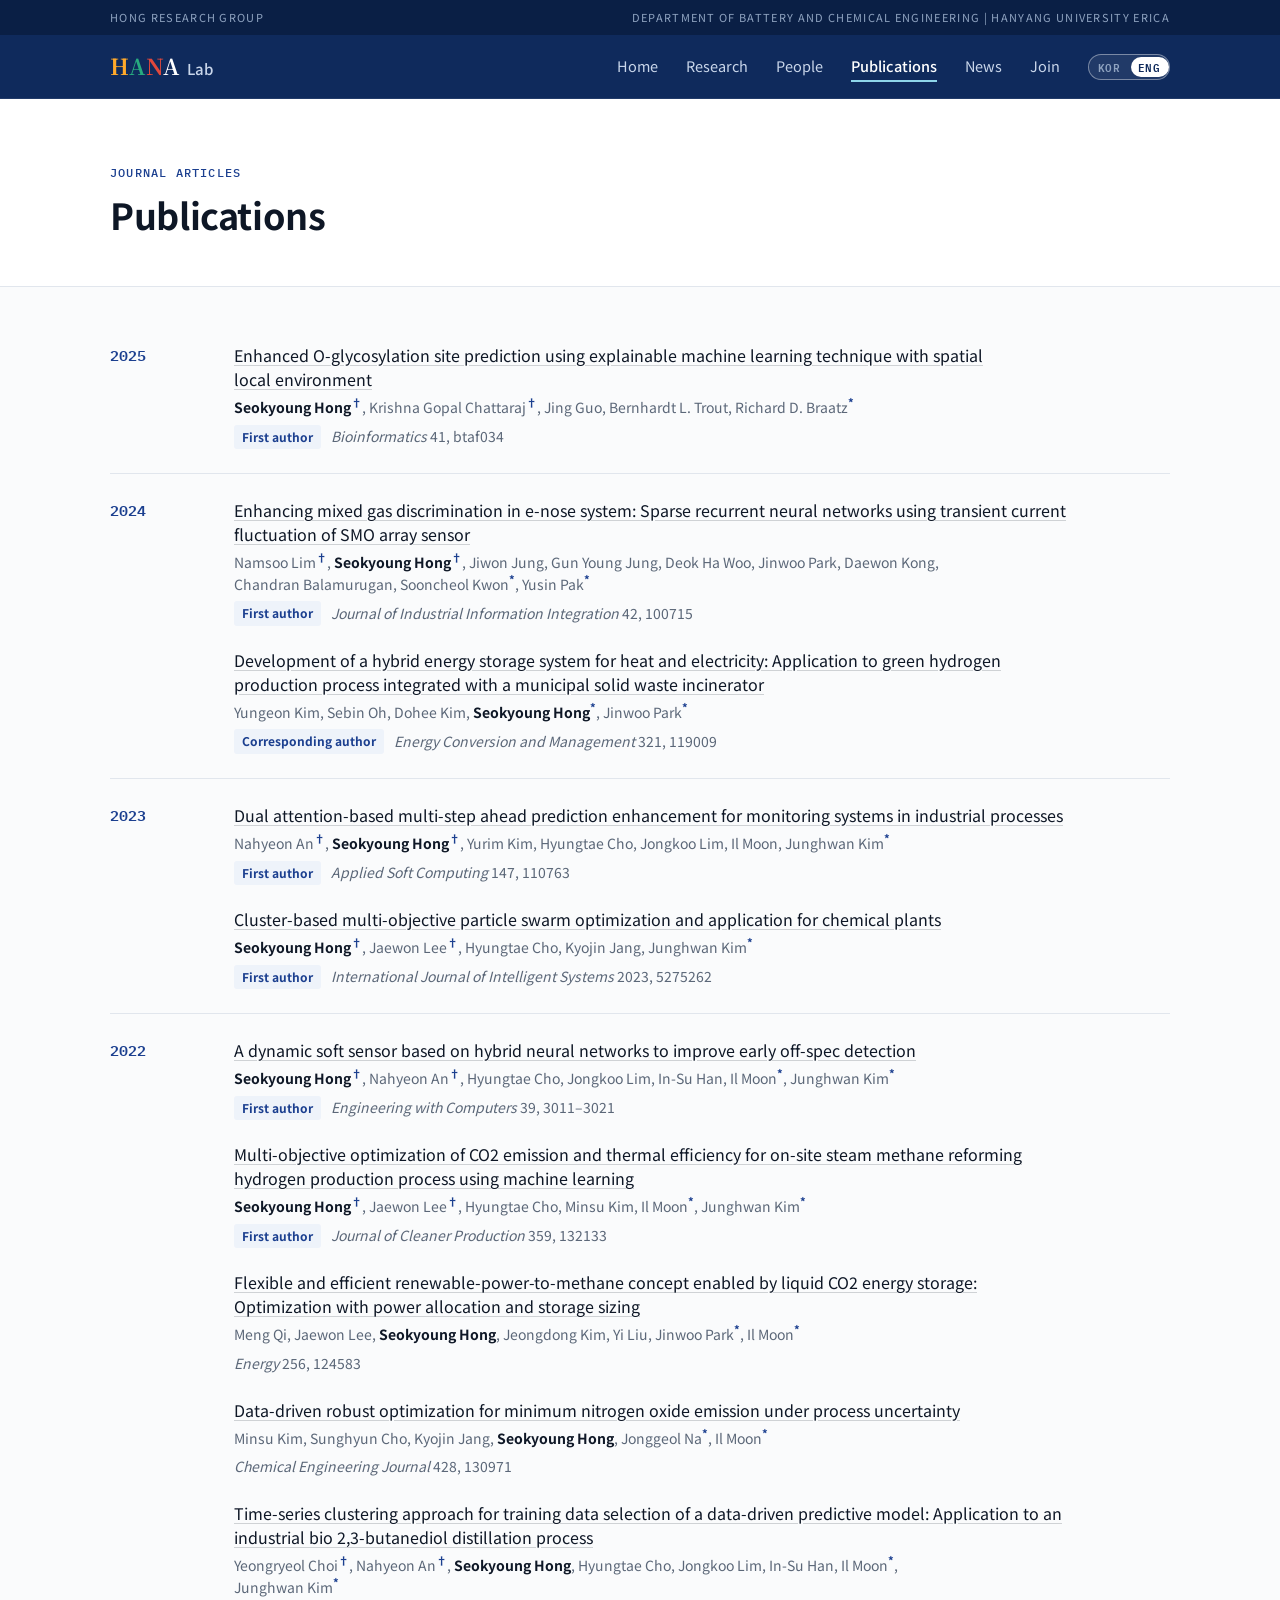
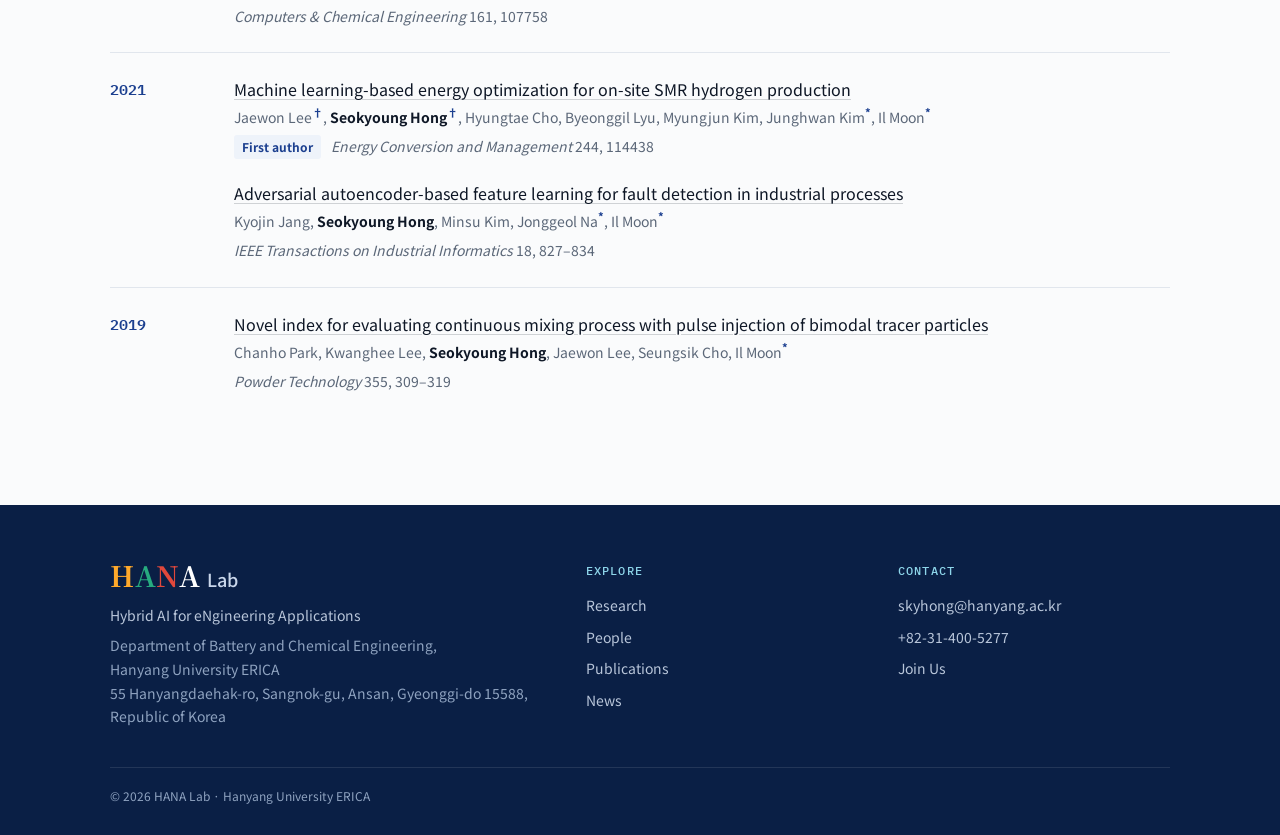
<file: en/publications/index.html>
<!DOCTYPE html><html lang="en"><head><meta charset="utf-8"><meta name="viewport" content="width=device-width, initial-scale=1"><title>Publications | HANA Lab</title><meta name="description" content="Journal articles by Prof. Seokyoung Hong, HANA Lab"><link rel="canonical" href="https://hana.hanyang.ac.kr/en/publications/"><link rel="alternate" hreflang="ko" href="https://hana.hanyang.ac.kr/publications/"><link rel="alternate" hreflang="en" href="https://hana.hanyang.ac.kr/en/publications/"><link rel="alternate" hreflang="x-default" href="https://hana.hanyang.ac.kr/publications/"><meta property="og:type" content="website"><meta property="og:site_name" content="HANA Lab"><meta property="og:title" content="Publications | HANA Lab"><meta property="og:description" content="Journal articles by Prof. Seokyoung Hong, HANA Lab"><meta property="og:url" content="https://hana.hanyang.ac.kr/en/publications/"><meta property="og:image" content="https://hana.hanyang.ac.kr/images/hero-campus.jpg"><meta property="og:locale" content="en_US"><meta property="og:locale:alternate" content="ko_KR"><meta name="twitter:card" content="summary_large_image"><meta name="theme-color" content="#0F2A5C"><link rel="icon" href="/favicon.svg" type="image/svg+xml"><link rel="icon" href="/favicon-32.png" type="image/png" sizes="32x32"><link rel="apple-touch-icon" href="/apple-touch-icon.png"><link rel="preconnect" href="https://fonts.googleapis.com"><link rel="preconnect" href="https://fonts.gstatic.com" crossorigin><link rel="stylesheet" href="https://fonts.googleapis.com/css2?family=IBM+Plex+Mono:wght@400;500;600&family=Noto+Sans+KR:wght@400;500;700&family=Noto+Serif+KR:wght@500;700&display=swap"><link rel="stylesheet" href="/_astro/BaseLayout.Ji1_HkeW.css"><style>.intro[data-astro-cid-p7p4gz5s]{border-bottom:1px solid var(--line);background:#fff}.container[data-astro-cid-p7p4gz5s]{padding-block:64px 48px}
.list[data-astro-cid-asmhja6g] .container[data-astro-cid-asmhja6g]{padding-block:56px 88px}.year[data-astro-cid-asmhja6g]{border-top:1px solid var(--line);grid-template-columns:6.5em minmax(0,1fr);gap:20px;padding-block:24px;display:grid}.year[data-astro-cid-asmhja6g]:first-of-type{border-top:0;padding-top:0}.year[data-astro-cid-asmhja6g] h2[data-astro-cid-asmhja6g]{font-family:var(--font-mono);font-size:var(--fs-15);color:var(--blue);font-variant-numeric:tabular-nums;margin:0;font-weight:600}.year[data-astro-cid-asmhja6g] ol[data-astro-cid-asmhja6g]{gap:22px;margin:0;padding:0;list-style:none;display:grid}.title[data-astro-cid-asmhja6g]{max-width:52em;font-size:var(--fs-16);text-underline-offset:3px;line-height:1.5;text-decoration:underline #0e17262e;display:block}.title[data-astro-cid-asmhja6g]:hover{color:var(--blue);text-decoration-color:var(--blue)}.authors[data-astro-cid-asmhja6g]{max-width:52em;font-size:var(--fs-14);color:var(--muted);margin:6px 0 0;line-height:1.55}.authors[data-astro-cid-asmhja6g] b[data-astro-cid-asmhja6g]{color:var(--ink);font-weight:700}.authors[data-astro-cid-asmhja6g] sup[data-astro-cid-asmhja6g]{color:var(--blue);font-size:.8em;font-weight:700;line-height:0}.meta[data-astro-cid-asmhja6g]{color:var(--muted);font-size:var(--fs-14);flex-wrap:wrap;align-items:center;gap:10px;margin:6px 0 0;display:flex}.tag[data-astro-cid-asmhja6g]{color:var(--blue);font-size:var(--fs-12);background:#eef3fa;border-radius:3px;padding:2px 8px;font-weight:700}@media (width<=700px){.year[data-astro-cid-asmhja6g]{grid-template-columns:1fr;gap:12px}}
</style></head><body><a class="skip-link" href="#main">Skip to content</a><header data-astro-cid-fzpbxy5g><div class="topbar" data-astro-cid-fzpbxy5g><div class="container" data-astro-cid-fzpbxy5g><span data-astro-cid-fzpbxy5g>Hong Research Group</span><!-- lang="en": 기관명은 두 언어 페이지에서 같은 영어인데 페이지 언어에 따라 공백 폭이 달라 5px 차이가 났다 (2026-09-28). 영어로 못 박는다 --><span class="right" lang="en" data-astro-cid-fzpbxy5g><span data-astro-cid-fzpbxy5g>Department of Battery and Chemical Engineering</span><span class="sep" aria-hidden="true" data-astro-cid-fzpbxy5g> | </span><span data-astro-cid-fzpbxy5g>Hanyang University ERICA</span></span></div></div><nav class="nav" aria-label="Main menu" data-astro-cid-fzpbxy5g><div class="container" data-astro-cid-fzpbxy5g><a class="brand" href="/en/" data-astro-cid-fzpbxy5g><span class="wordmark on-dark size-md" role="img" aria-label="HANA Lab" data-astro-cid-qisgtjgl><b aria-hidden="true" data-astro-cid-qisgtjgl><i class="h" data-astro-cid-qisgtjgl>H</i><i class="a" data-astro-cid-qisgtjgl>A</i><i class="n" data-astro-cid-qisgtjgl>N</i><i class="last" data-astro-cid-qisgtjgl>A</i></b><span aria-hidden="true" data-astro-cid-qisgtjgl>Lab</span></span></a><ul class="links" data-astro-cid-fzpbxy5g><li data-astro-cid-fzpbxy5g><a href="/en/" data-astro-cid-fzpbxy5g>Home</a></li><li data-astro-cid-fzpbxy5g><a href="/en/research/" data-astro-cid-fzpbxy5g>Research</a></li><li data-astro-cid-fzpbxy5g><a href="/en/members/" data-astro-cid-fzpbxy5g>People</a></li><li data-astro-cid-fzpbxy5g><a href="/en/publications/" aria-current="page" data-astro-cid-fzpbxy5g>Publications</a></li><li data-astro-cid-fzpbxy5g><a href="/en/news/" data-astro-cid-fzpbxy5g>News</a></li><li data-astro-cid-fzpbxy5g><a href="/en/join/" data-astro-cid-fzpbxy5g>Join</a></li><li class="lang-item" data-astro-cid-fzpbxy5g><a class="lang-toggle" href="/publications/" hreflang="ko" lang="ko" aria-label="한국어로 보기" data-on="en" data-astro-cid-mnehnta4><span class="knob" aria-hidden="true" data-astro-cid-mnehnta4></span><span class="lab ko" aria-hidden="true" data-astro-cid-mnehnta4>KOR</span><span class="lab en" aria-hidden="true" data-astro-cid-mnehnta4>ENG</span></a></li></ul></div></nav></header><main id="main"><div class="intro" data-astro-cid-p7p4gz5s><div class="container" data-astro-cid-p7p4gz5s><p class="eyebrow" data-astro-cid-p7p4gz5s>JOURNAL ARTICLES</p><h1 class="section-title" data-astro-cid-p7p4gz5s>Publications</h1></div></div><section class="list" data-astro-cid-asmhja6g><div class="container" data-astro-cid-asmhja6g><div class="year" data-astro-cid-asmhja6g><h2 data-astro-cid-asmhja6g>2025</h2><ol data-astro-cid-asmhja6g><li data-astro-cid-asmhja6g><a class="title" href="https://doi.org/10.1093/bioinformatics/btaf034" target="_blank" rel="noopener" data-astro-cid-asmhja6g>Enhanced O-glycosylation site prediction using explainable machine learning technique with spatial local environment</a><p class="authors" data-astro-cid-asmhja6g><b data-astro-cid-asmhja6g>Seokyoung Hong</b><sup data-astro-cid-asmhja6g>†</sup>, Krishna Gopal Chattaraj<sup data-astro-cid-asmhja6g>†</sup>, Jing Guo, Bernhardt L. Trout, Richard D. Braatz<sup data-astro-cid-asmhja6g>*</sup></p><p class="meta" data-astro-cid-asmhja6g><span class="tag" data-astro-cid-asmhja6g>First author</span><span data-astro-cid-asmhja6g><i data-astro-cid-asmhja6g>Bioinformatics</i> 41, btaf034</span></p></li></ol></div><div class="year" data-astro-cid-asmhja6g><h2 data-astro-cid-asmhja6g>2024</h2><ol data-astro-cid-asmhja6g><li data-astro-cid-asmhja6g><a class="title" href="https://doi.org/10.1016/j.jii.2024.100715" target="_blank" rel="noopener" data-astro-cid-asmhja6g>Enhancing mixed gas discrimination in e-nose system: Sparse recurrent neural networks using transient current fluctuation of SMO array sensor</a><p class="authors" data-astro-cid-asmhja6g>Namsoo Lim<sup data-astro-cid-asmhja6g>†</sup>, <b data-astro-cid-asmhja6g>Seokyoung Hong</b><sup data-astro-cid-asmhja6g>†</sup>, Jiwon Jung, Gun Young Jung, Deok Ha Woo, Jinwoo Park, Daewon Kong, Chandran Balamurugan, Sooncheol Kwon<sup data-astro-cid-asmhja6g>*</sup>, Yusin Pak<sup data-astro-cid-asmhja6g>*</sup></p><p class="meta" data-astro-cid-asmhja6g><span class="tag" data-astro-cid-asmhja6g>First author</span><span data-astro-cid-asmhja6g><i data-astro-cid-asmhja6g>Journal of Industrial Information Integration</i> 42, 100715</span></p></li><li data-astro-cid-asmhja6g><a class="title" href="https://doi.org/10.1016/j.enconman.2024.119009" target="_blank" rel="noopener" data-astro-cid-asmhja6g>Development of a hybrid energy storage system for heat and electricity: Application to green hydrogen production process integrated with a municipal solid waste incinerator</a><p class="authors" data-astro-cid-asmhja6g>Yungeon Kim, Sebin Oh, Dohee Kim, <b data-astro-cid-asmhja6g>Seokyoung Hong</b><sup data-astro-cid-asmhja6g>*</sup>, Jinwoo Park<sup data-astro-cid-asmhja6g>*</sup></p><p class="meta" data-astro-cid-asmhja6g><span class="tag" data-astro-cid-asmhja6g>Corresponding author</span><span data-astro-cid-asmhja6g><i data-astro-cid-asmhja6g>Energy Conversion and Management</i> 321, 119009</span></p></li></ol></div><div class="year" data-astro-cid-asmhja6g><h2 data-astro-cid-asmhja6g>2023</h2><ol data-astro-cid-asmhja6g><li data-astro-cid-asmhja6g><a class="title" href="https://doi.org/10.1016/j.asoc.2023.110763" target="_blank" rel="noopener" data-astro-cid-asmhja6g>Dual attention-based multi-step ahead prediction enhancement for monitoring systems in industrial processes</a><p class="authors" data-astro-cid-asmhja6g>Nahyeon An<sup data-astro-cid-asmhja6g>†</sup>, <b data-astro-cid-asmhja6g>Seokyoung Hong</b><sup data-astro-cid-asmhja6g>†</sup>, Yurim Kim, Hyungtae Cho, Jongkoo Lim, Il Moon, Junghwan Kim<sup data-astro-cid-asmhja6g>*</sup></p><p class="meta" data-astro-cid-asmhja6g><span class="tag" data-astro-cid-asmhja6g>First author</span><span data-astro-cid-asmhja6g><i data-astro-cid-asmhja6g>Applied Soft Computing</i> 147, 110763</span></p></li><li data-astro-cid-asmhja6g><a class="title" href="https://doi.org/10.1155/2023/5275262" target="_blank" rel="noopener" data-astro-cid-asmhja6g>Cluster-based multi-objective particle swarm optimization and application for chemical plants</a><p class="authors" data-astro-cid-asmhja6g><b data-astro-cid-asmhja6g>Seokyoung Hong</b><sup data-astro-cid-asmhja6g>†</sup>, Jaewon Lee<sup data-astro-cid-asmhja6g>†</sup>, Hyungtae Cho, Kyojin Jang, Junghwan Kim<sup data-astro-cid-asmhja6g>*</sup></p><p class="meta" data-astro-cid-asmhja6g><span class="tag" data-astro-cid-asmhja6g>First author</span><span data-astro-cid-asmhja6g><i data-astro-cid-asmhja6g>International Journal of Intelligent Systems</i> 2023, 5275262</span></p></li></ol></div><div class="year" data-astro-cid-asmhja6g><h2 data-astro-cid-asmhja6g>2022</h2><ol data-astro-cid-asmhja6g><li data-astro-cid-asmhja6g><a class="title" href="https://doi.org/10.1007/s00366-022-01694-7" target="_blank" rel="noopener" data-astro-cid-asmhja6g>A dynamic soft sensor based on hybrid neural networks to improve early off-spec detection</a><p class="authors" data-astro-cid-asmhja6g><b data-astro-cid-asmhja6g>Seokyoung Hong</b><sup data-astro-cid-asmhja6g>†</sup>, Nahyeon An<sup data-astro-cid-asmhja6g>†</sup>, Hyungtae Cho, Jongkoo Lim, In-Su Han, Il Moon<sup data-astro-cid-asmhja6g>*</sup>, Junghwan Kim<sup data-astro-cid-asmhja6g>*</sup></p><p class="meta" data-astro-cid-asmhja6g><span class="tag" data-astro-cid-asmhja6g>First author</span><span data-astro-cid-asmhja6g><i data-astro-cid-asmhja6g>Engineering with Computers</i> 39, 3011–3021</span></p></li><li data-astro-cid-asmhja6g><a class="title" href="https://doi.org/10.1016/j.jclepro.2022.132133" target="_blank" rel="noopener" data-astro-cid-asmhja6g>Multi-objective optimization of CO2 emission and thermal efficiency for on-site steam methane reforming hydrogen production process using machine learning</a><p class="authors" data-astro-cid-asmhja6g><b data-astro-cid-asmhja6g>Seokyoung Hong</b><sup data-astro-cid-asmhja6g>†</sup>, Jaewon Lee<sup data-astro-cid-asmhja6g>†</sup>, Hyungtae Cho, Minsu Kim, Il Moon<sup data-astro-cid-asmhja6g>*</sup>, Junghwan Kim<sup data-astro-cid-asmhja6g>*</sup></p><p class="meta" data-astro-cid-asmhja6g><span class="tag" data-astro-cid-asmhja6g>First author</span><span data-astro-cid-asmhja6g><i data-astro-cid-asmhja6g>Journal of Cleaner Production</i> 359, 132133</span></p></li><li data-astro-cid-asmhja6g><a class="title" href="https://doi.org/10.1016/j.energy.2022.124583" target="_blank" rel="noopener" data-astro-cid-asmhja6g>Flexible and efficient renewable-power-to-methane concept enabled by liquid CO2 energy storage: Optimization with power allocation and storage sizing</a><p class="authors" data-astro-cid-asmhja6g>Meng Qi, Jaewon Lee, <b data-astro-cid-asmhja6g>Seokyoung Hong</b>, Jeongdong Kim, Yi Liu, Jinwoo Park<sup data-astro-cid-asmhja6g>*</sup>, Il Moon<sup data-astro-cid-asmhja6g>*</sup></p><p class="meta" data-astro-cid-asmhja6g><span data-astro-cid-asmhja6g><i data-astro-cid-asmhja6g>Energy</i> 256, 124583</span></p></li><li data-astro-cid-asmhja6g><a class="title" href="https://doi.org/10.1016/j.cej.2021.130971" target="_blank" rel="noopener" data-astro-cid-asmhja6g>Data-driven robust optimization for minimum nitrogen oxide emission under process uncertainty</a><p class="authors" data-astro-cid-asmhja6g>Minsu Kim, Sunghyun Cho, Kyojin Jang, <b data-astro-cid-asmhja6g>Seokyoung Hong</b>, Jonggeol Na<sup data-astro-cid-asmhja6g>*</sup>, Il Moon<sup data-astro-cid-asmhja6g>*</sup></p><p class="meta" data-astro-cid-asmhja6g><span data-astro-cid-asmhja6g><i data-astro-cid-asmhja6g>Chemical Engineering Journal</i> 428, 130971</span></p></li><li data-astro-cid-asmhja6g><a class="title" href="https://doi.org/10.1016/j.compchemeng.2022.107758" target="_blank" rel="noopener" data-astro-cid-asmhja6g>Time-series clustering approach for training data selection of a data-driven predictive model: Application to an industrial bio 2,3-butanediol distillation process</a><p class="authors" data-astro-cid-asmhja6g>Yeongryeol Choi<sup data-astro-cid-asmhja6g>†</sup>, Nahyeon An<sup data-astro-cid-asmhja6g>†</sup>, <b data-astro-cid-asmhja6g>Seokyoung Hong</b>, Hyungtae Cho, Jongkoo Lim, In-Su Han, Il Moon<sup data-astro-cid-asmhja6g>*</sup>, Junghwan Kim<sup data-astro-cid-asmhja6g>*</sup></p><p class="meta" data-astro-cid-asmhja6g><span data-astro-cid-asmhja6g><i data-astro-cid-asmhja6g>Computers &amp; Chemical Engineering</i> 161, 107758</span></p></li></ol></div><div class="year" data-astro-cid-asmhja6g><h2 data-astro-cid-asmhja6g>2021</h2><ol data-astro-cid-asmhja6g><li data-astro-cid-asmhja6g><a class="title" href="https://doi.org/10.1016/j.enconman.2021.114438" target="_blank" rel="noopener" data-astro-cid-asmhja6g>Machine learning-based energy optimization for on-site SMR hydrogen production</a><p class="authors" data-astro-cid-asmhja6g>Jaewon Lee<sup data-astro-cid-asmhja6g>†</sup>, <b data-astro-cid-asmhja6g>Seokyoung Hong</b><sup data-astro-cid-asmhja6g>†</sup>, Hyungtae Cho, Byeonggil Lyu, Myungjun Kim, Junghwan Kim<sup data-astro-cid-asmhja6g>*</sup>, Il Moon<sup data-astro-cid-asmhja6g>*</sup></p><p class="meta" data-astro-cid-asmhja6g><span class="tag" data-astro-cid-asmhja6g>First author</span><span data-astro-cid-asmhja6g><i data-astro-cid-asmhja6g>Energy Conversion and Management</i> 244, 114438</span></p></li><li data-astro-cid-asmhja6g><a class="title" href="https://doi.org/10.1109/TII.2021.3078414" target="_blank" rel="noopener" data-astro-cid-asmhja6g>Adversarial autoencoder-based feature learning for fault detection in industrial processes</a><p class="authors" data-astro-cid-asmhja6g>Kyojin Jang, <b data-astro-cid-asmhja6g>Seokyoung Hong</b>, Minsu Kim, Jonggeol Na<sup data-astro-cid-asmhja6g>*</sup>, Il Moon<sup data-astro-cid-asmhja6g>*</sup></p><p class="meta" data-astro-cid-asmhja6g><span data-astro-cid-asmhja6g><i data-astro-cid-asmhja6g>IEEE Transactions on Industrial Informatics</i> 18, 827–834</span></p></li></ol></div><div class="year" data-astro-cid-asmhja6g><h2 data-astro-cid-asmhja6g>2019</h2><ol data-astro-cid-asmhja6g><li data-astro-cid-asmhja6g><a class="title" href="https://doi.org/10.1016/j.powtec.2019.07.033" target="_blank" rel="noopener" data-astro-cid-asmhja6g>Novel index for evaluating continuous mixing process with pulse injection of bimodal tracer particles</a><p class="authors" data-astro-cid-asmhja6g>Chanho Park, Kwanghee Lee, <b data-astro-cid-asmhja6g>Seokyoung Hong</b>, Jaewon Lee, Seungsik Cho, Il Moon<sup data-astro-cid-asmhja6g>*</sup></p><p class="meta" data-astro-cid-asmhja6g><span data-astro-cid-asmhja6g><i data-astro-cid-asmhja6g>Powder Technology</i> 355, 309–319</span></p></li></ol></div></div></section></main><footer class="footer" data-astro-cid-nns7i3if><div class="container grid" data-astro-cid-nns7i3if><div data-astro-cid-nns7i3if><p class="name" data-astro-cid-nns7i3if><span class="wordmark on-dark size-lg" role="img" aria-label="HANA Lab" data-astro-cid-qisgtjgl><b aria-hidden="true" data-astro-cid-qisgtjgl><i class="h" data-astro-cid-qisgtjgl>H</i><i class="a" data-astro-cid-qisgtjgl>A</i><i class="n" data-astro-cid-qisgtjgl>N</i><i class="last" data-astro-cid-qisgtjgl>A</i></b><span aria-hidden="true" data-astro-cid-qisgtjgl>Lab</span></span></p><p data-astro-cid-nns7i3if>Hybrid AI for eNgineering Applications</p><p class="address" data-astro-cid-nns7i3if>Department of Battery and Chemical Engineering, Hanyang University ERICA<br data-astro-cid-nns7i3if>55 Hanyangdaehak-ro, Sangnok-gu, Ansan, Gyeonggi-do 15588, Republic of Korea</p></div><div data-astro-cid-nns7i3if><p class="heading" data-astro-cid-nns7i3if>Explore</p><ul data-astro-cid-nns7i3if><li data-astro-cid-nns7i3if><a href="/en/research/" data-astro-cid-nns7i3if>Research</a></li><li data-astro-cid-nns7i3if><a href="/en/members/" data-astro-cid-nns7i3if>People</a></li><li data-astro-cid-nns7i3if><a href="/en/publications/" data-astro-cid-nns7i3if>Publications</a></li><li data-astro-cid-nns7i3if><a href="/en/news/" data-astro-cid-nns7i3if>News</a></li></ul></div><div data-astro-cid-nns7i3if><p class="heading" data-astro-cid-nns7i3if>Contact</p><ul data-astro-cid-nns7i3if><li data-astro-cid-nns7i3if><a href="mailto:skyhong@hanyang.ac.kr" data-astro-cid-nns7i3if>skyhong@hanyang.ac.kr</a></li><li data-astro-cid-nns7i3if><a href="tel:+82314005277" data-astro-cid-nns7i3if>+82-31-400-5277</a></li><li data-astro-cid-nns7i3if><a href="/en/join/" data-astro-cid-nns7i3if>Join Us</a></li></ul></div></div><div class="container" data-astro-cid-nns7i3if><p class="bottom" lang="en" data-astro-cid-nns7i3if>© 2026 HANA Lab · Hanyang University ERICA</p> <!-- lang="en": 두 언어 공통 영어 문장은 페이지 언어에 따라 공백 폭이 달라지지 않게 (2026-09-28) --></div></footer></body></html>
</file>
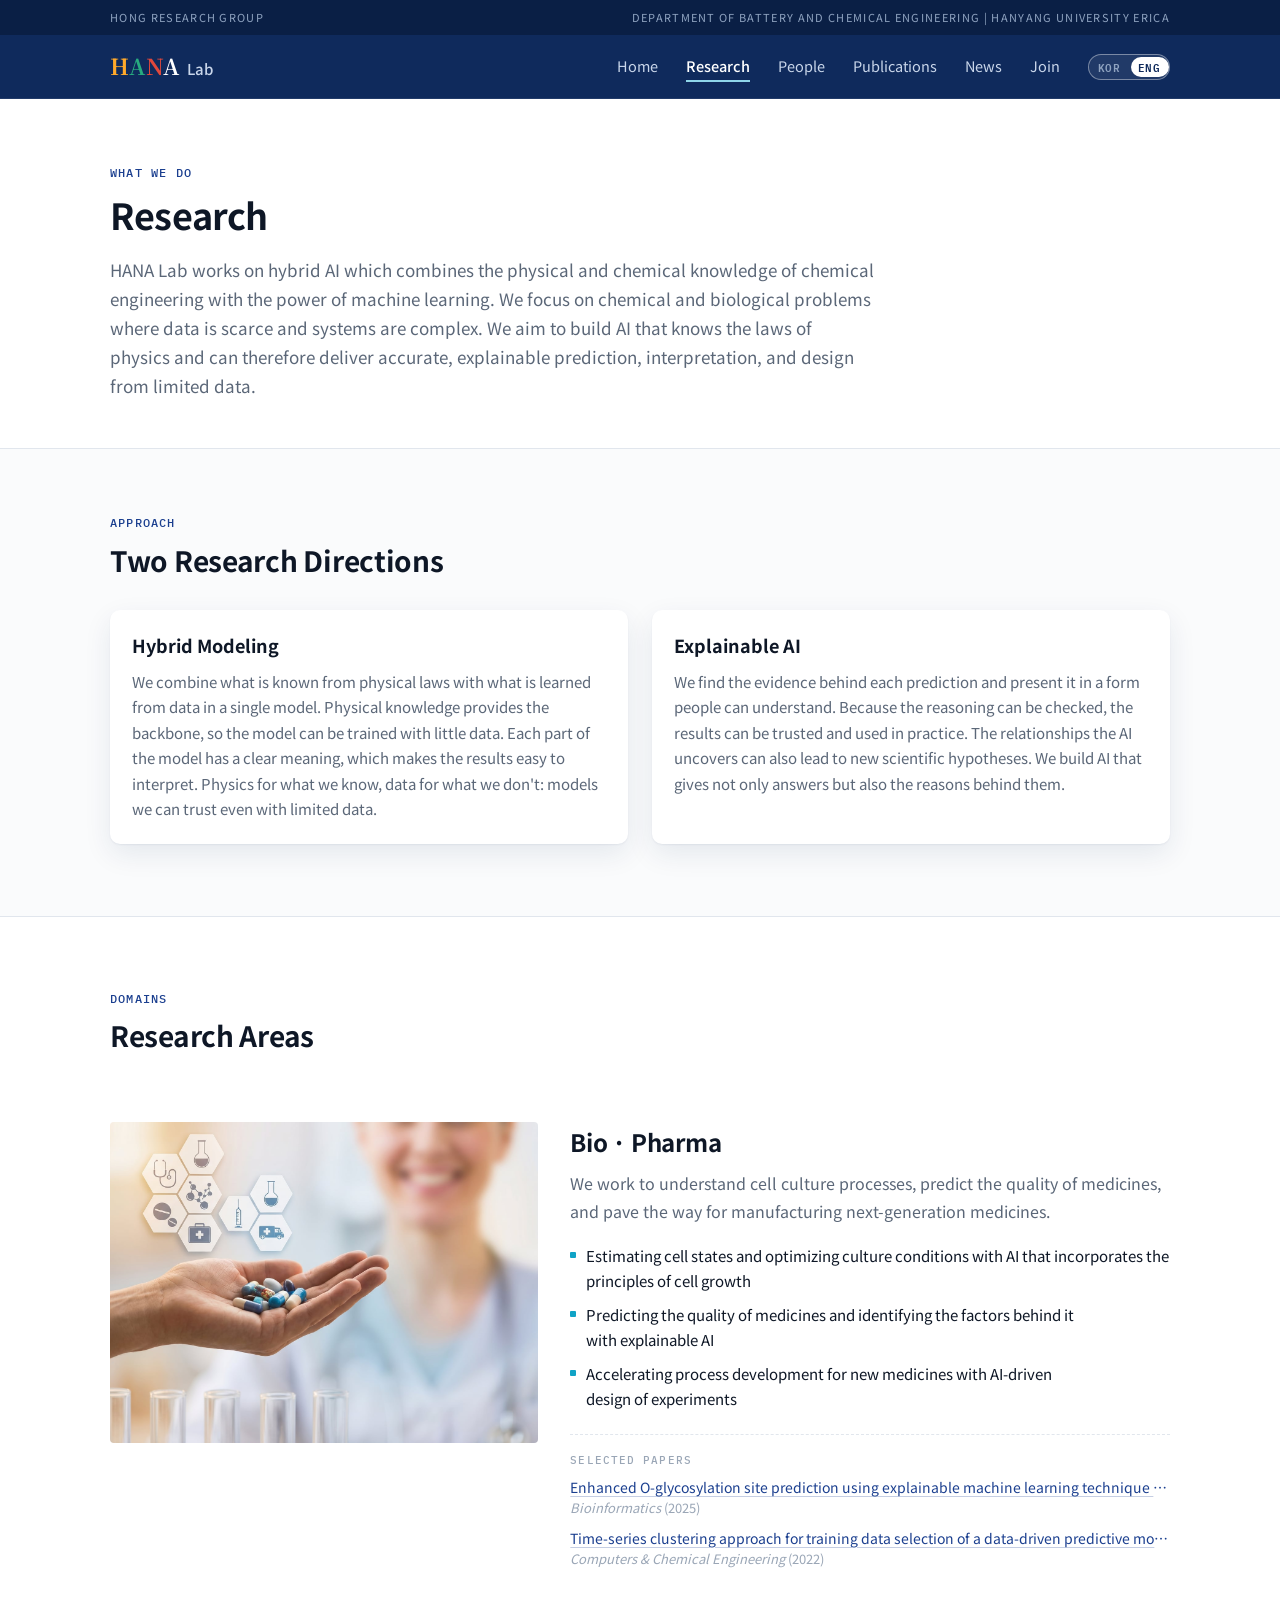
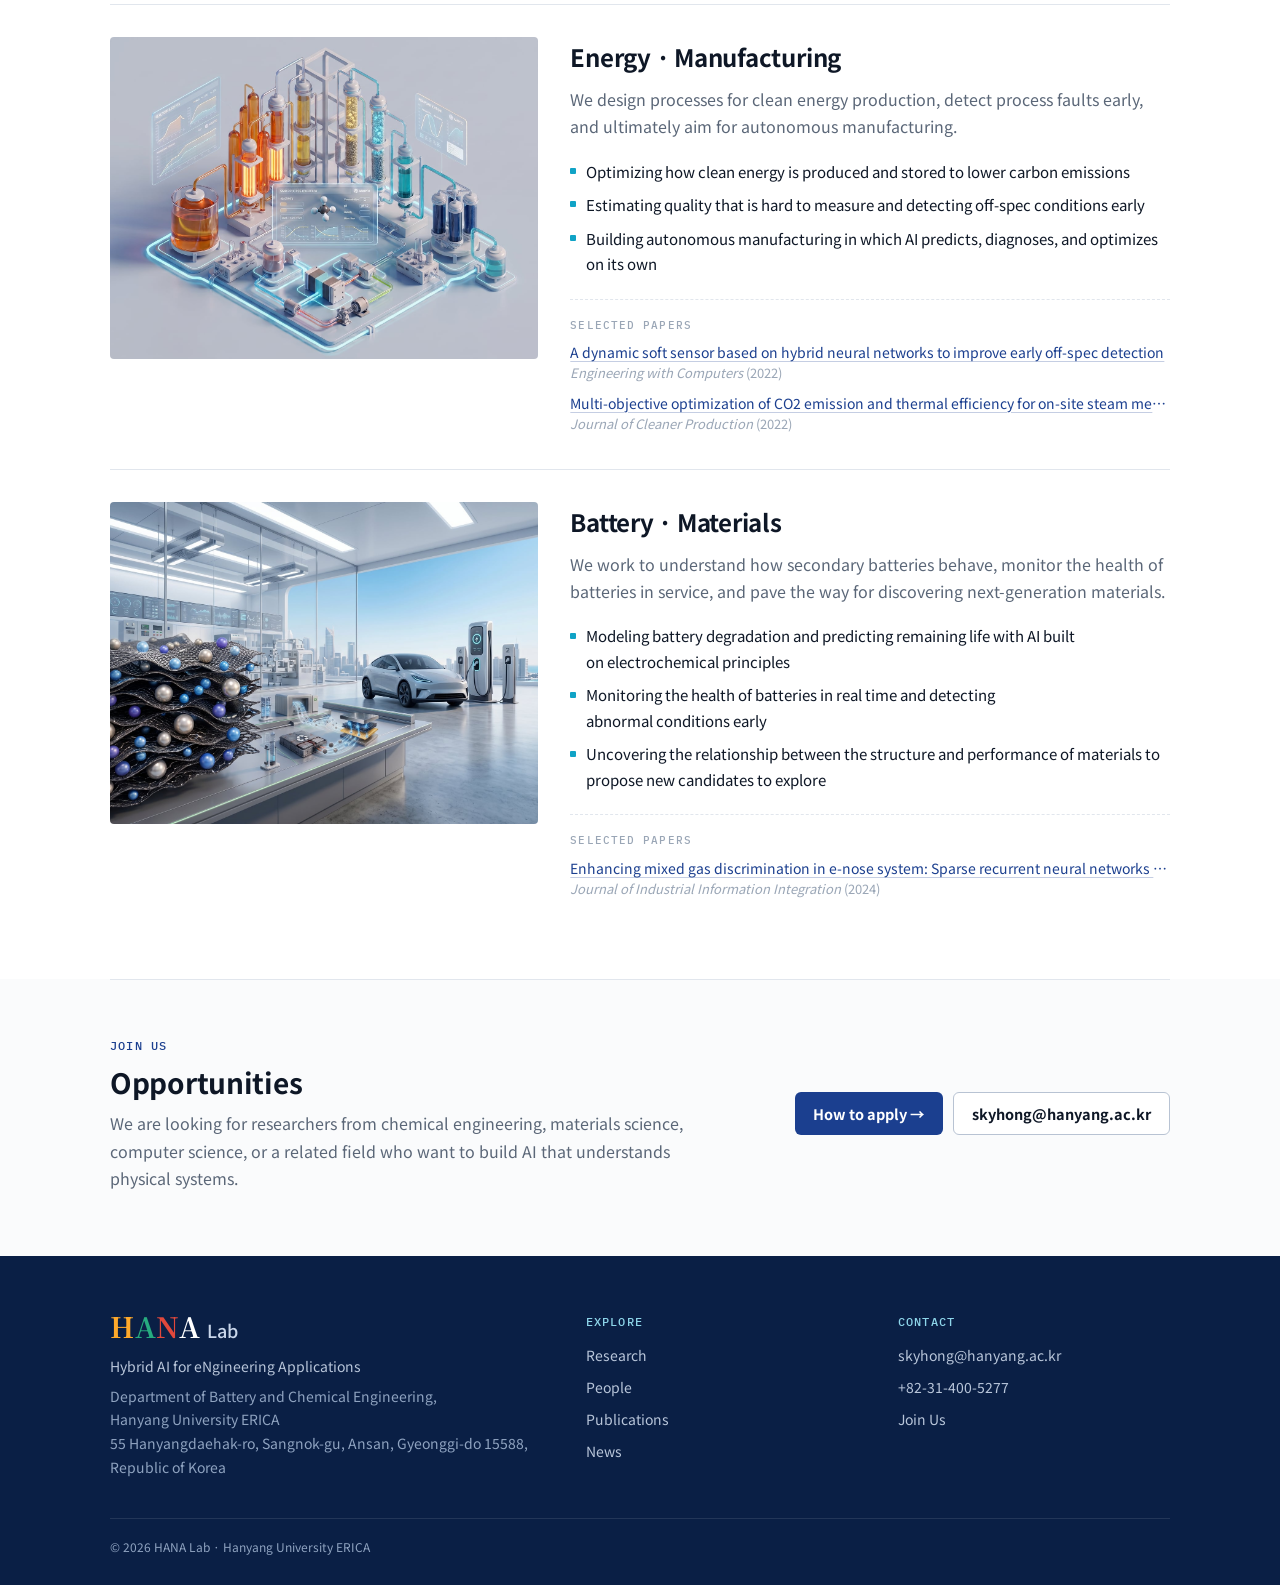
<file: en/research/index.html>
<!DOCTYPE html><html lang="en"><head><meta charset="utf-8"><meta name="viewport" content="width=device-width, initial-scale=1"><title>Research | HANA Lab</title><meta name="description" content="HANA Lab works on hybrid AI which combines the physical and chemical knowledge of chemical engineering with the power of machine learning. We focus on chemical and biological problems where data is scarce and systems are complex. We aim to build AI that knows the laws of physics and can therefore deliver accurate, explainable prediction, interpretation, and design from limited data."><link rel="canonical" href="https://hana.hanyang.ac.kr/en/research/"><link rel="alternate" hreflang="ko" href="https://hana.hanyang.ac.kr/research/"><link rel="alternate" hreflang="en" href="https://hana.hanyang.ac.kr/en/research/"><link rel="alternate" hreflang="x-default" href="https://hana.hanyang.ac.kr/research/"><meta property="og:type" content="website"><meta property="og:site_name" content="HANA Lab"><meta property="og:title" content="Research | HANA Lab"><meta property="og:description" content="HANA Lab works on hybrid AI which combines the physical and chemical knowledge of chemical engineering with the power of machine learning. We focus on chemical and biological problems where data is scarce and systems are complex. We aim to build AI that knows the laws of physics and can therefore deliver accurate, explainable prediction, interpretation, and design from limited data."><meta property="og:url" content="https://hana.hanyang.ac.kr/en/research/"><meta property="og:image" content="https://hana.hanyang.ac.kr/images/hero-campus.jpg"><meta property="og:locale" content="en_US"><meta property="og:locale:alternate" content="ko_KR"><meta name="twitter:card" content="summary_large_image"><meta name="theme-color" content="#0F2A5C"><link rel="icon" href="/favicon.svg" type="image/svg+xml"><link rel="icon" href="/favicon-32.png" type="image/png" sizes="32x32"><link rel="apple-touch-icon" href="/apple-touch-icon.png"><link rel="preconnect" href="https://fonts.googleapis.com"><link rel="preconnect" href="https://fonts.gstatic.com" crossorigin><link rel="stylesheet" href="https://fonts.googleapis.com/css2?family=IBM+Plex+Mono:wght@400;500;600&family=Noto+Sans+KR:wght@400;500;700&family=Noto+Serif+KR:wght@500;700&display=swap"><link rel="stylesheet" href="/_astro/BaseLayout.Ji1_HkeW.css"><style>.intro[data-astro-cid-p7p4gz5s]{border-bottom:1px solid var(--line);background:#fff}.container[data-astro-cid-p7p4gz5s]{padding-block:64px 48px}
.photo[data-astro-cid-ibx6unlj]{object-fit:cover;width:100%;height:100%}.join-inner[data-astro-cid-jqrgd37h]{border-top:1px solid var(--line);flex-wrap:wrap;justify-content:space-between;align-items:center;gap:20px 40px;padding-block:56px 64px;display:flex}.join-desc[data-astro-cid-jqrgd37h]{max-width:38em;color:var(--muted);white-space:pre-line;margin:10px 0 0}.ctas[data-astro-cid-jqrgd37h]{flex-wrap:wrap;gap:10px;display:flex}
</style><link rel="stylesheet" href="/_astro/ResearchPage.CBJWKh9t.css"></head><body><a class="skip-link" href="#main">Skip to content</a><header data-astro-cid-fzpbxy5g><div class="topbar" data-astro-cid-fzpbxy5g><div class="container" data-astro-cid-fzpbxy5g><span data-astro-cid-fzpbxy5g>Hong Research Group</span><!-- lang="en": 기관명은 두 언어 페이지에서 같은 영어인데 페이지 언어에 따라 공백 폭이 달라 5px 차이가 났다 (2026-09-28). 영어로 못 박는다 --><span class="right" lang="en" data-astro-cid-fzpbxy5g><span data-astro-cid-fzpbxy5g>Department of Battery and Chemical Engineering</span><span class="sep" aria-hidden="true" data-astro-cid-fzpbxy5g> | </span><span data-astro-cid-fzpbxy5g>Hanyang University ERICA</span></span></div></div><nav class="nav" aria-label="Main menu" data-astro-cid-fzpbxy5g><div class="container" data-astro-cid-fzpbxy5g><a class="brand" href="/en/" data-astro-cid-fzpbxy5g><span class="wordmark on-dark size-md" role="img" aria-label="HANA Lab" data-astro-cid-qisgtjgl><b aria-hidden="true" data-astro-cid-qisgtjgl><i class="h" data-astro-cid-qisgtjgl>H</i><i class="a" data-astro-cid-qisgtjgl>A</i><i class="n" data-astro-cid-qisgtjgl>N</i><i class="last" data-astro-cid-qisgtjgl>A</i></b><span aria-hidden="true" data-astro-cid-qisgtjgl>Lab</span></span></a><ul class="links" data-astro-cid-fzpbxy5g><li data-astro-cid-fzpbxy5g><a href="/en/" data-astro-cid-fzpbxy5g>Home</a></li><li data-astro-cid-fzpbxy5g><a href="/en/research/" aria-current="page" data-astro-cid-fzpbxy5g>Research</a></li><li data-astro-cid-fzpbxy5g><a href="/en/members/" data-astro-cid-fzpbxy5g>People</a></li><li data-astro-cid-fzpbxy5g><a href="/en/publications/" data-astro-cid-fzpbxy5g>Publications</a></li><li data-astro-cid-fzpbxy5g><a href="/en/news/" data-astro-cid-fzpbxy5g>News</a></li><li data-astro-cid-fzpbxy5g><a href="/en/join/" data-astro-cid-fzpbxy5g>Join</a></li><li class="lang-item" data-astro-cid-fzpbxy5g><a class="lang-toggle" href="/research/" hreflang="ko" lang="ko" aria-label="한국어로 보기" data-on="en" data-astro-cid-mnehnta4><span class="knob" aria-hidden="true" data-astro-cid-mnehnta4></span><span class="lab ko" aria-hidden="true" data-astro-cid-mnehnta4>KOR</span><span class="lab en" aria-hidden="true" data-astro-cid-mnehnta4>ENG</span></a></li></ul></div></nav></header><main id="main"><div class="intro" data-astro-cid-p7p4gz5s><div class="container" data-astro-cid-p7p4gz5s><p class="eyebrow" data-astro-cid-p7p4gz5s>WHAT WE DO</p><h1 class="section-title" data-astro-cid-p7p4gz5s>Research</h1><p class="lede" data-astro-cid-q5k5uysj>HANA Lab works on hybrid AI which combines the physical and chemical knowledge of chemical engineering with the power of machine learning. We focus on chemical and biological problems where data is scarce and systems are complex. We aim to build AI that knows the laws of physics and can therefore deliver accurate, explainable prediction, interpretation, and design from limited data.</p></div></div><section class="approach" data-astro-cid-q5k5uysj><div class="container" data-astro-cid-q5k5uysj><p class="eyebrow" data-astro-cid-q5k5uysj>APPROACH</p><h2 class="section-title" data-astro-cid-q5k5uysj>Two Research Directions</h2><div class="cards" data-astro-cid-q5k5uysj><article class="card shadow-card" data-astro-cid-q5k5uysj><!-- 한국어 페이지: 한국어 제목 + 영어 이름(작은 글자). 영어 페이지: 영어 이름이 제목 --><h3 data-astro-cid-q5k5uysj>Hybrid Modeling</h3><p data-astro-cid-q5k5uysj>We combine what is known from physical laws with what is learned from data in a single model. Physical knowledge provides the backbone, so the model can be trained with little data. Each part of the model has a clear meaning, which makes the results easy to interpret. Physics for what we know, data for what we don&#39;t: models we can trust even with limited data.</p></article><article class="card shadow-card" data-astro-cid-q5k5uysj><!-- 한국어 페이지: 한국어 제목 + 영어 이름(작은 글자). 영어 페이지: 영어 이름이 제목 --><h3 data-astro-cid-q5k5uysj>Explainable AI</h3><p data-astro-cid-q5k5uysj>We find the evidence behind each prediction and present it in a form people can understand. Because the reasoning can be checked, the results can be trusted and used in practice. The relationships the AI uncovers can also lead to new scientific hypotheses. We build AI that gives not only answers but also the reasons behind them.</p></article></div></div></section><section class="areas" data-astro-cid-q5k5uysj><div class="container" data-astro-cid-q5k5uysj><p class="eyebrow" data-astro-cid-q5k5uysj>DOMAINS</p><h2 class="section-title" data-astro-cid-q5k5uysj>Research Areas</h2><article class="area" id="bio" data-astro-cid-q5k5uysj><div class="area-photo" data-astro-cid-q5k5uysj><img class="photo" src="/images/research-bio.jpg" alt="Bio · Pharma" loading="lazy" decoding="async" data-astro-cid-ibx6unlj></div><div class="area-text" data-astro-cid-q5k5uysj><h3 data-astro-cid-q5k5uysj>Bio · Pharma</h3><p class="area-summary" data-astro-cid-q5k5uysj>We work to understand cell culture processes, predict the quality of medicines, and pave the way for manufacturing next-generation medicines.</p><ul class="topics" data-astro-cid-q5k5uysj><li data-astro-cid-q5k5uysj>Estimating cell states and optimizing culture conditions with AI that incorporates the principles of cell growth</li><li data-astro-cid-q5k5uysj>Predicting the quality of medicines and identifying the factors behind it with explainable AI</li><li data-astro-cid-q5k5uysj>Accelerating process development for new medicines with AI-driven design of experiments</li></ul><div class="papers" data-astro-cid-q5k5uysj><p class="papers-h" data-astro-cid-q5k5uysj>SELECTED PAPERS</p><ul data-astro-cid-q5k5uysj><li data-astro-cid-q5k5uysj><a href="https://doi.org/10.1093/bioinformatics/btaf034" target="_blank" rel="noopener" title="Enhanced O-glycosylation site prediction using explainable machine learning technique with spatial local environment" data-astro-cid-q5k5uysj>Enhanced O-glycosylation site prediction using explainable machine learning technique with spatial local environment</a><span class="papers-meta" data-astro-cid-q5k5uysj><i data-astro-cid-q5k5uysj>Bioinformatics</i> (2025)</span></li><li data-astro-cid-q5k5uysj><a href="https://doi.org/10.1016/j.compchemeng.2022.107758" target="_blank" rel="noopener" title="Time-series clustering approach for training data selection of a data-driven predictive model: Application to an industrial bio 2,3-butanediol distillation process" data-astro-cid-q5k5uysj>Time-series clustering approach for training data selection of a data-driven predictive model: Application to an industrial bio 2,3-butanediol distillation process</a><span class="papers-meta" data-astro-cid-q5k5uysj><i data-astro-cid-q5k5uysj>Computers &amp; Chemical Engineering</i> (2022)</span></li></ul></div></div></article><article class="area" id="energy" data-astro-cid-q5k5uysj><div class="area-photo" data-astro-cid-q5k5uysj><img class="photo" src="/images/research-energy.jpg" alt="Energy · Manufacturing" loading="lazy" decoding="async" data-astro-cid-ibx6unlj></div><div class="area-text" data-astro-cid-q5k5uysj><h3 data-astro-cid-q5k5uysj>Energy · Manufacturing</h3><p class="area-summary" data-astro-cid-q5k5uysj>We design processes for clean energy production, detect process faults early, and ultimately aim for autonomous manufacturing.</p><ul class="topics" data-astro-cid-q5k5uysj><li data-astro-cid-q5k5uysj>Optimizing how clean energy is produced and stored to lower carbon emissions</li><li data-astro-cid-q5k5uysj>Estimating quality that is hard to measure and detecting off-spec conditions early</li><li data-astro-cid-q5k5uysj>Building autonomous manufacturing in which AI predicts, diagnoses, and optimizes on its own</li></ul><div class="papers" data-astro-cid-q5k5uysj><p class="papers-h" data-astro-cid-q5k5uysj>SELECTED PAPERS</p><ul data-astro-cid-q5k5uysj><li data-astro-cid-q5k5uysj><a href="https://doi.org/10.1007/s00366-022-01694-7" target="_blank" rel="noopener" title="A dynamic soft sensor based on hybrid neural networks to improve early off-spec detection" data-astro-cid-q5k5uysj>A dynamic soft sensor based on hybrid neural networks to improve early off-spec detection</a><span class="papers-meta" data-astro-cid-q5k5uysj><i data-astro-cid-q5k5uysj>Engineering with Computers</i> (2022)</span></li><li data-astro-cid-q5k5uysj><a href="https://doi.org/10.1016/j.jclepro.2022.132133" target="_blank" rel="noopener" title="Multi-objective optimization of CO2 emission and thermal efficiency for on-site steam methane reforming hydrogen production process using machine learning" data-astro-cid-q5k5uysj>Multi-objective optimization of CO2 emission and thermal efficiency for on-site steam methane reforming hydrogen production process using machine learning</a><span class="papers-meta" data-astro-cid-q5k5uysj><i data-astro-cid-q5k5uysj>Journal of Cleaner Production</i> (2022)</span></li></ul></div></div></article><article class="area" id="battery" data-astro-cid-q5k5uysj><div class="area-photo" data-astro-cid-q5k5uysj><img class="photo" src="/images/research-battery.jpg" alt="Battery · Materials" loading="lazy" decoding="async" data-astro-cid-ibx6unlj></div><div class="area-text" data-astro-cid-q5k5uysj><h3 data-astro-cid-q5k5uysj>Battery · Materials</h3><p class="area-summary" data-astro-cid-q5k5uysj>We work to understand how secondary batteries behave, monitor the health of batteries in service, and pave the way for discovering next-generation materials.</p><ul class="topics" data-astro-cid-q5k5uysj><li data-astro-cid-q5k5uysj>Modeling battery degradation and predicting remaining life with AI built on electrochemical principles</li><li data-astro-cid-q5k5uysj>Monitoring the health of batteries in real time and detecting abnormal conditions early</li><li data-astro-cid-q5k5uysj>Uncovering the relationship between the structure and performance of materials to propose new candidates to explore</li></ul><div class="papers" data-astro-cid-q5k5uysj><p class="papers-h" data-astro-cid-q5k5uysj>SELECTED PAPERS</p><ul data-astro-cid-q5k5uysj><li data-astro-cid-q5k5uysj><a href="https://doi.org/10.1016/j.jii.2024.100715" target="_blank" rel="noopener" title="Enhancing mixed gas discrimination in e-nose system: Sparse recurrent neural networks using transient current fluctuation of SMO array sensor" data-astro-cid-q5k5uysj>Enhancing mixed gas discrimination in e-nose system: Sparse recurrent neural networks using transient current fluctuation of SMO array sensor</a><span class="papers-meta" data-astro-cid-q5k5uysj><i data-astro-cid-q5k5uysj>Journal of Industrial Information Integration</i> (2024)</span></li></ul></div></div></article></div></section><section class="join text-join" aria-labelledby="join-title" data-astro-cid-jqrgd37h><div class="container" data-astro-cid-jqrgd37h><div class="join-inner" data-astro-cid-jqrgd37h><div data-astro-cid-jqrgd37h><p class="eyebrow" data-astro-cid-jqrgd37h>JOIN US</p><h2 class="sec-title" id="join-title" data-astro-cid-jqrgd37h>Opportunities</h2><p class="join-desc" data-astro-cid-jqrgd37h>We are looking for researchers from chemical engineering, materials science, computer science, or a related field who want to build AI that understands physical systems.</p></div><div class="ctas" data-astro-cid-jqrgd37h><a class="btn btn-primary" href="/en/join/" data-astro-cid-jqrgd37h>How to apply →</a><a class="btn btn-secondary" href="mailto:skyhong@hanyang.ac.kr" data-astro-cid-jqrgd37h>skyhong@hanyang.ac.kr</a></div></div></div></section></main><footer class="footer" data-astro-cid-nns7i3if><div class="container grid" data-astro-cid-nns7i3if><div data-astro-cid-nns7i3if><p class="name" data-astro-cid-nns7i3if><span class="wordmark on-dark size-lg" role="img" aria-label="HANA Lab" data-astro-cid-qisgtjgl><b aria-hidden="true" data-astro-cid-qisgtjgl><i class="h" data-astro-cid-qisgtjgl>H</i><i class="a" data-astro-cid-qisgtjgl>A</i><i class="n" data-astro-cid-qisgtjgl>N</i><i class="last" data-astro-cid-qisgtjgl>A</i></b><span aria-hidden="true" data-astro-cid-qisgtjgl>Lab</span></span></p><p data-astro-cid-nns7i3if>Hybrid AI for eNgineering Applications</p><p class="address" data-astro-cid-nns7i3if>Department of Battery and Chemical Engineering, Hanyang University ERICA<br data-astro-cid-nns7i3if>55 Hanyangdaehak-ro, Sangnok-gu, Ansan, Gyeonggi-do 15588, Republic of Korea</p></div><div data-astro-cid-nns7i3if><p class="heading" data-astro-cid-nns7i3if>Explore</p><ul data-astro-cid-nns7i3if><li data-astro-cid-nns7i3if><a href="/en/research/" data-astro-cid-nns7i3if>Research</a></li><li data-astro-cid-nns7i3if><a href="/en/members/" data-astro-cid-nns7i3if>People</a></li><li data-astro-cid-nns7i3if><a href="/en/publications/" data-astro-cid-nns7i3if>Publications</a></li><li data-astro-cid-nns7i3if><a href="/en/news/" data-astro-cid-nns7i3if>News</a></li></ul></div><div data-astro-cid-nns7i3if><p class="heading" data-astro-cid-nns7i3if>Contact</p><ul data-astro-cid-nns7i3if><li data-astro-cid-nns7i3if><a href="mailto:skyhong@hanyang.ac.kr" data-astro-cid-nns7i3if>skyhong@hanyang.ac.kr</a></li><li data-astro-cid-nns7i3if><a href="tel:+82314005277" data-astro-cid-nns7i3if>+82-31-400-5277</a></li><li data-astro-cid-nns7i3if><a href="/en/join/" data-astro-cid-nns7i3if>Join Us</a></li></ul></div></div><div class="container" data-astro-cid-nns7i3if><p class="bottom" lang="en" data-astro-cid-nns7i3if>© 2026 HANA Lab · Hanyang University ERICA</p> <!-- lang="en": 두 언어 공통 영어 문장은 페이지 언어에 따라 공백 폭이 달라지지 않게 (2026-09-28) --></div></footer></body></html>
</file>
<file: _astro/BaseLayout.Ji1_HkeW.css>
:root{--hana-h:#ffa92b;--hana-a:#27ab7f;--hana-n:#e0483c;--navy:#0f2a5c;--navy-deep:#0a1f45;--blue:#1b3f8f;--cyan:#10a3c6;--cyan-light:#8ed6ea;--paper:#fafbfc;--ink:#0e1726;--muted:#5b6778;--faint:#9aa6b6;--line:#e1e6ed;--on-dark:#c9d6ea;--on-dark-2:#8fa3c0;--font-serif:"Noto Serif KR", Georgia, serif;--font-sans:"Noto Sans KR", "Apple SD Gothic Neo", "Malgun Gothic", sans-serif;--font-mono:"IBM Plex Mono", "Noto Sans KR", ui-monospace, Consolas, monospace;--gutter:40px;--card-shadow:0 1px 2px #0f2a5c0f, 0 10px 28px #0f2a5c17;--card-shadow-hover:0 2px 4px #0f2a5c14, 0 18px 40px #0f2a5c24;--menu-k:1.45;--text-k:1.3;--research-k:1.3;--news-k:1.2;--join-k:1.2;--sec-eyebrow:calc(12px + var(--grow) * (var(--text-k) - 1) * .025);--sec-title:calc(28px + var(--grow) * (var(--text-k) - 1) * .058333);--grow:min(480px, max(0px, 100vw - 1440px));--container:clamp(1140px, calc(75vw + 80px), 1680px);--menu-11:calc(11px + var(--grow) * (var(--menu-k) - 1) * .022917);--menu-12:calc(12px + var(--grow) * (var(--menu-k) - 1) * .025);--menu-13:calc(13px + var(--grow) * (var(--menu-k) - 1) * .027083);--menu-14-5:calc(14.5px + var(--grow) * (var(--menu-k) - 1) * .030208);--menu-15:calc(15px + var(--grow) * (var(--menu-k) - 1) * .03125);--menu-22:calc(22px + var(--grow) * (var(--menu-k) - 1) * .045833);--nav-pad:calc(18px + var(--grow) * (var(--menu-k) - 1) * .0625);--nav-gap:calc(28px + var(--grow) * (var(--menu-k) - 1) * .058333);--lang-h:calc(26px + var(--grow) * (var(--menu-k) - 1) * .054167);--lang-half:calc(40px + var(--grow) * (var(--menu-k) - 1) * .083333)}.text-research{--text-k:var(--research-k)}.text-news{--text-k:var(--news-k)}.text-join{--text-k:var(--join-k)}.text-research,.text-news,.text-join{font-size:var(--fs-16)}:root,.text-research,.text-news,.text-join{--fs-11:calc(11px + var(--grow) * (var(--text-k) - 1) * .022917);--fs-12:calc(12px + var(--grow) * (var(--text-k) - 1) * .025);--fs-12-5:calc(12.5px + var(--grow) * (var(--text-k) - 1) * .026042);--fs-13:calc(13px + var(--grow) * (var(--text-k) - 1) * .027083);--fs-14:calc(14px + var(--grow) * (var(--text-k) - 1) * .029167);--fs-14-5:calc(14.5px + var(--grow) * (var(--text-k) - 1) * .030208);--fs-15:calc(15px + var(--grow) * (var(--text-k) - 1) * .03125);--fs-16:calc(16px + var(--grow) * (var(--text-k) - 1) * .033333);--fs-17:calc(17px + var(--grow) * (var(--text-k) - 1) * .035417);--fs-18:calc(18px + var(--grow) * (var(--text-k) - 1) * .0375);--fs-22:calc(22px + var(--grow) * (var(--text-k) - 1) * .045833);--fs-24:calc(24px + var(--grow) * (var(--text-k) - 1) * .05);--fs-28:calc(28px + var(--grow) * (var(--text-k) - 1) * .058333);--fs-32:calc(32px + var(--grow) * (var(--text-k) - 1) * .066667);--fs-h2:max(26px, calc(min(3vw, 36px) + var(--grow) * (var(--text-k) - 1) * .075));--fs-hero:clamp(44px, calc(18px + 3.75vw), 90px);--btn-pad:calc(12px + var(--grow) * (var(--text-k) - 1) * .025) calc(18px + var(--grow) * (var(--text-k) - 1) * .0375)}@media (width<=900px){:root{--gutter:20px}}*,:before,:after{box-sizing:border-box}html{-webkit-text-size-adjust:100%}body{background:var(--paper);color:var(--ink);font-family:var(--font-sans);font-size:var(--fs-16);word-break:keep-all;overflow-wrap:break-word;flex-direction:column;min-height:100dvh;margin:0;line-height:1.7;display:flex}body>main{flex:1 0 auto}html[lang=en] :is(p,li){text-wrap:pretty}img{max-width:100%;height:auto;display:block}a{color:inherit;text-decoration:none}[hidden]{display:none!important}:focus-visible{outline:2px solid var(--cyan);outline-offset:3px}.container{max-width:var(--container);padding-inline:var(--gutter);margin-inline:auto}.sr-only{clip:rect(0 0 0 0);white-space:nowrap;border:0;width:1px;height:1px;margin:-1px;padding:0;position:absolute;overflow:hidden}.skip-link{z-index:100;color:var(--blue);background:#fff;border-radius:4px;padding:10px 14px;font-weight:700;position:absolute;top:-60px;left:12px}.skip-link:focus{top:12px}.eyebrow{font-family:var(--font-mono);font-size:var(--sec-eyebrow);letter-spacing:.1em;color:var(--blue);margin:0 0 8px;font-weight:500}.sec-title{font-family:var(--font-sans);font-weight:700;font-size:var(--sec-title);letter-spacing:-.01em;text-wrap:balance;margin:0;line-height:1.3}.section-title{font-family:var(--font-sans);letter-spacing:-.01em;font-weight:700;font-size:var(--sec-title);text-wrap:balance;margin:0;line-height:1.3}h1.section-title{font-size:max(var(--fs-h2), calc(var(--sec-title) * 1.15))}.shadow-card{box-shadow:var(--card-shadow);background:#fff;border-radius:10px;padding:20px 22px 22px}.btn{padding:var(--btn-pad);font-size:var(--fs-14-5);border-radius:6px;align-items:center;gap:8px;font-weight:700;line-height:1.2;display:inline-flex}.news-meta{grid-template-columns:4.6em auto;justify-content:start;align-self:start;align-items:center;gap:10px;min-height:1.7em;display:grid}.news-tag{color:var(--blue);font-size:var(--fs-12);white-space:nowrap;background:#eef3fa;border-radius:3px;padding:2px 8px;font-weight:700;line-height:1.5}.news-tag.tone-h{color:#8a5a00;background:#ffa92b33}.news-tag.tone-a{color:#17694e;background:#27ab7f29}.news-tag.tone-n{color:#a93226;background:#e0483c21}.news-tag.tone-b{color:var(--blue);background:#eef3fa}.btn-primary{background:var(--blue);color:#fff}.btn-secondary{color:var(--ink);background:#fff;border:1px solid #b8c3d3}.photo-slot{background-color:#dce4ee;background-image:repeating-linear-gradient(135deg,#1b3f8f0f 0 12px,#0000 12px 24px);width:100%;height:100%;position:relative;overflow:hidden}.photo-slot-label{text-align:center;color:#4a5b75;font-size:var(--fs-14);flex-direction:column;justify-content:center;align-items:center;gap:6px;padding:16px;font-weight:500;display:flex;position:absolute;inset:0}.photo-slot-label small{font-size:var(--fs-12);color:#6a7a92;font-weight:400}.wordmark[data-astro-cid-qisgtjgl]{white-space:nowrap;align-items:baseline;gap:7px;display:inline-flex}b[data-astro-cid-qisgtjgl]{font-family:var(--font-serif);font-weight:700;font-size:var(--menu-22);letter-spacing:.02em;line-height:1}i[data-astro-cid-qisgtjgl]{font-style:normal}.h[data-astro-cid-qisgtjgl]{color:var(--hana-h)}.a[data-astro-cid-qisgtjgl]{color:var(--hana-a)}.n[data-astro-cid-qisgtjgl]{color:var(--hana-n)}span[data-astro-cid-qisgtjgl][aria-hidden]{font-family:var(--font-sans);font-weight:500;font-size:var(--menu-15);line-height:1}.on-dark[data-astro-cid-qisgtjgl] .last[data-astro-cid-qisgtjgl]{color:#fff}.on-dark[data-astro-cid-qisgtjgl] span[data-astro-cid-qisgtjgl][aria-hidden]{color:var(--on-dark)}.on-light[data-astro-cid-qisgtjgl] .last[data-astro-cid-qisgtjgl]{color:var(--blue)}.on-light[data-astro-cid-qisgtjgl] span[data-astro-cid-qisgtjgl][aria-hidden]{color:var(--muted)}.size-lg[data-astro-cid-qisgtjgl] b[data-astro-cid-qisgtjgl]{font-size:var(--fs-28)}.size-lg[data-astro-cid-qisgtjgl] span[data-astro-cid-qisgtjgl][aria-hidden]{font-size:var(--fs-18)}.lang-toggle[data-astro-cid-mnehnta4]{vertical-align:middle;width:calc(var(--lang-half) * 2 + 2px);height:var(--lang-h);color:var(--on-dark-2);font:600 var(--menu-11)/1 var(--font-mono);letter-spacing:.06em;background:#ffffff14;border:1px solid #fff6;border-radius:999px;align-items:stretch;display:inline-flex;position:relative}.lang-toggle[data-astro-cid-mnehnta4]:hover{background:#ffffff24}.lab[data-astro-cid-mnehnta4]{z-index:1;width:var(--lang-half);place-items:center;display:grid;position:relative}[data-astro-cid-mnehnta4][data-on=ko] .lab[data-astro-cid-mnehnta4].ko,[data-astro-cid-mnehnta4][data-on=en] .lab[data-astro-cid-mnehnta4].en{color:var(--navy)}.knob[data-astro-cid-mnehnta4]{z-index:0;width:calc(var(--lang-half) - 2px);height:calc(var(--lang-h) - 6px);background:#fff;border-radius:999px;transition:transform .18s;position:absolute;top:2px;left:2px}[data-astro-cid-mnehnta4][data-on=en] .knob[data-astro-cid-mnehnta4]{transform:translateX(var(--lang-half))}@media (prefers-reduced-motion:reduce){.knob[data-astro-cid-mnehnta4]{transition:none}}.topbar[data-astro-cid-fzpbxy5g]{background:var(--navy-deep);color:var(--on-dark-2);font-size:var(--menu-11);letter-spacing:.12em;text-transform:uppercase}.topbar[data-astro-cid-fzpbxy5g] .ko[data-astro-cid-fzpbxy5g]{letter-spacing:.05em}.topbar[data-astro-cid-fzpbxy5g] .container[data-astro-cid-fzpbxy5g]{flex-wrap:wrap;justify-content:space-between;gap:4px 16px;padding-block:8px;display:flex}.topbar[data-astro-cid-fzpbxy5g] .right[data-astro-cid-fzpbxy5g]{text-align:right}.nav[data-astro-cid-fzpbxy5g]{background:var(--navy);color:#fff;border-bottom:1px solid #ffffff14}.nav[data-astro-cid-fzpbxy5g] .container[data-astro-cid-fzpbxy5g]{padding-block:var(--nav-pad);flex-wrap:wrap;justify-content:space-between;align-items:center;gap:12px 24px;display:flex}.brand[data-astro-cid-fzpbxy5g]{align-items:center;display:inline-flex}.links[data-astro-cid-fzpbxy5g]{align-items:center;gap:8px var(--nav-gap);font-size:var(--menu-14-5);color:var(--on-dark);flex-wrap:wrap;margin:0;padding:0;list-style:none;display:flex}.links[data-astro-cid-fzpbxy5g] a[data-astro-cid-fzpbxy5g]:hover{color:#fff}.links[data-astro-cid-fzpbxy5g] a[data-astro-cid-fzpbxy5g][aria-current=page]{color:#fff;text-decoration:underline;text-decoration-color:var(--cyan-light);text-underline-offset:8px;font-weight:500;text-decoration-thickness:2px}.lang-item[data-astro-cid-fzpbxy5g]{margin-left:auto}@media (width<=860px){.topbar[data-astro-cid-fzpbxy5g] .container[data-astro-cid-fzpbxy5g]{flex-direction:column;align-items:flex-start}.topbar[data-astro-cid-fzpbxy5g] .right[data-astro-cid-fzpbxy5g]{text-align:left}}@media (width<=740px){.links[data-astro-cid-fzpbxy5g]{flex-basis:100%;column-gap:16px}}@media (width<=560px){.links[data-astro-cid-fzpbxy5g]{column-gap:17px}.topbar[data-astro-cid-fzpbxy5g] .right[data-astro-cid-fzpbxy5g]{text-align:left;line-height:1.5;display:grid}.topbar[data-astro-cid-fzpbxy5g] .sep[data-astro-cid-fzpbxy5g]{display:none}}.footer[data-astro-cid-nns7i3if]{background:var(--navy-deep);color:#b9c6da;font-size:var(--fs-14)}.grid[data-astro-cid-nns7i3if]{grid-template-columns:minmax(0,1.6fr) repeat(2,minmax(0,1fr));gap:40px;padding-block:56px 32px;display:grid}p[data-astro-cid-nns7i3if]{margin:0 0 6px}.name[data-astro-cid-nns7i3if]{margin-bottom:10px}.address[data-astro-cid-nns7i3if]{color:var(--on-dark-2)}.heading[data-astro-cid-nns7i3if]{font-family:var(--font-mono);font-size:var(--sec-eyebrow);letter-spacing:.1em;text-transform:uppercase;color:var(--cyan-light);margin-bottom:12px;font-weight:500}ul[data-astro-cid-nns7i3if]{gap:8px;margin:0;padding:0;list-style:none;display:grid}a[data-astro-cid-nns7i3if]:hover{color:#fff}.bottom[data-astro-cid-nns7i3if]{font-size:var(--fs-12);color:var(--on-dark-2);border-top:1px solid #ffffff1a;margin:0;padding-block:18px 28px}@media (width<=900px){.grid[data-astro-cid-nns7i3if]{grid-template-columns:1fr;gap:32px}}
</file>
<file: _astro/HomePage.CQoN3xsb.css>
.hero[data-astro-cid-jgctki6q]{background-color:#ccd7e5;background-image:repeating-linear-gradient(135deg,#1b3f8f14 0 12px,#0000 12px 24px);align-items:flex-end;min-height:600px;display:flex;position:relative;overflow:hidden}.hero-photo{object-fit:cover;width:100%;height:100%;position:absolute;inset:0}.hero[data-astro-cid-jgctki6q]:before{content:"";z-index:1;background:linear-gradient(90deg,#fafbfcf5 0%,#fafbfcf0 46%,#fafbfc8c 60%,#fafbfc00 76%);position:absolute;inset:0}.hero[data-astro-cid-jgctki6q] .container[data-astro-cid-jgctki6q]{z-index:2;width:100%;padding-block:64px;position:relative}.hero-note[data-astro-cid-jgctki6q]{z-index:2;font-size:var(--fs-12);color:#3f5170;background:#fafbfcbf;border:1px dashed #7486a3;border-radius:4px;align-items:center;gap:8px;margin:0;padding:6px 11px;line-height:1.4;display:inline-flex;position:absolute;top:20px;right:24px}html.fonts-loading .motto[data-astro-cid-jgctki6q],html.fonts-loading .acronym[data-astro-cid-jgctki6q]{visibility:hidden}.motto[data-astro-cid-jgctki6q]{font-size:var(--fs-32);letter-spacing:-.01em;color:var(--muted);margin:0 0 40px;font-weight:500;line-height:1.4}.motto[data-astro-cid-jgctki6q] b{color:var(--blue);font-weight:700}.acronym[data-astro-cid-jgctki6q]{font-family:var(--font-serif);font-weight:500;font-size:var(--fs-hero);letter-spacing:-.01em;color:var(--faint);margin:0;line-height:1.04}.acronym[data-astro-cid-jgctki6q] .line[data-astro-cid-jgctki6q]{display:block}.acronym[data-astro-cid-jgctki6q] b[data-astro-cid-jgctki6q]{color:var(--blue);font-weight:700}.acronym[data-astro-cid-jgctki6q] .h[data-astro-cid-jgctki6q]{color:var(--hana-h)}.acronym[data-astro-cid-jgctki6q] .a[data-astro-cid-jgctki6q]{color:var(--hana-a)}.acronym[data-astro-cid-jgctki6q] .n[data-astro-cid-jgctki6q]{color:var(--hana-n)}.research[data-astro-cid-jgctki6q]{background:var(--paper);border-top:1px solid var(--line)}.research[data-astro-cid-jgctki6q] .container[data-astro-cid-jgctki6q]{padding-block:80px 88px}.tagline[data-astro-cid-jgctki6q]{max-width:46em;color:var(--muted);margin:10px 0 0}.domains[data-astro-cid-jgctki6q]{grid-template-columns:repeat(3,minmax(0,1fr));gap:24px;margin:36px 0 0;padding:0;list-style:none;display:grid}.domain[data-astro-cid-jgctki6q]{height:100%;box-shadow:var(--card-shadow);background:#fff;border-radius:10px;flex-direction:column;transition:box-shadow .2s,transform .2s;display:flex;overflow:hidden}.domain[data-astro-cid-jgctki6q]:hover,.domain[data-astro-cid-jgctki6q]:focus-visible{box-shadow:var(--card-shadow-hover);transform:translateY(-3px)}.domain-photo[data-astro-cid-jgctki6q]{aspect-ratio:4/3;overflow:hidden}.domain[data-astro-cid-jgctki6q] img{transition:transform .3s}.domain[data-astro-cid-jgctki6q]:hover img{transform:scale(1.03)}.domain-text[data-astro-cid-jgctki6q]{flex-direction:column;gap:4px;padding:18px 20px 22px;display:flex}.domain[data-astro-cid-jgctki6q] h3[data-astro-cid-jgctki6q]{font-size:var(--fs-17);margin:0;font-weight:700;transition:color .15s}.domain[data-astro-cid-jgctki6q]:hover h3[data-astro-cid-jgctki6q],.domain[data-astro-cid-jgctki6q]:focus-visible h3[data-astro-cid-jgctki6q]{color:var(--blue)}.domain[data-astro-cid-jgctki6q] p[data-astro-cid-jgctki6q]{font-size:var(--fs-14);color:var(--muted);margin:0}.domain[data-astro-cid-jgctki6q] .kw[data-astro-cid-jgctki6q]{white-space:nowrap}.news[data-astro-cid-jgctki6q]{border-top:1px solid var(--line);background:#fff}.news[data-astro-cid-jgctki6q] .container[data-astro-cid-jgctki6q]{padding-block:76px 84px}.news-head[data-astro-cid-jgctki6q]{flex-wrap:wrap;justify-content:space-between;align-items:flex-end;gap:8px 24px;display:flex}.more[data-astro-cid-jgctki6q]{font-size:var(--fs-14);color:var(--blue);font-weight:500}.more[data-astro-cid-jgctki6q]:hover{text-underline-offset:4px;text-decoration:underline}.news-cols[data-astro-cid-jgctki6q]{grid-template-columns:repeat(4,minmax(0,1fr));gap:24px;margin-top:32px;display:grid}.news-col[data-astro-cid-jgctki6q]{border-top:4px solid var(--blue);box-shadow:var(--card-shadow);background:#fff;border-radius:10px;padding:16px 20px 10px;overflow:hidden}.news-col[data-astro-cid-jgctki6q]:first-child{border-top-color:var(--hana-h)}.news-col[data-astro-cid-jgctki6q]:nth-child(2){border-top-color:var(--hana-a)}.news-col[data-astro-cid-jgctki6q]:nth-child(3){border-top-color:var(--hana-n)}.news-col[data-astro-cid-jgctki6q]:nth-child(4){border-top-color:var(--blue)}.news-col[data-astro-cid-jgctki6q] h3[data-astro-cid-jgctki6q]{font-size:var(--fs-17);margin:0 0 4px;font-weight:700}.news-empty[data-astro-cid-jgctki6q]{font-size:var(--fs-14);color:var(--faint);margin:0;padding-block:14px}.news[data-astro-cid-jgctki6q] ol[data-astro-cid-jgctki6q]{margin:0;padding:0;list-style:none}.news[data-astro-cid-jgctki6q] li[data-astro-cid-jgctki6q]{border-bottom:1px solid var(--line);font-size:var(--fs-15);gap:2px;padding-block:14px;line-height:1.6;display:grid}.news[data-astro-cid-jgctki6q] li[data-astro-cid-jgctki6q]:last-child{border-bottom:0}.news[data-astro-cid-jgctki6q] time[data-astro-cid-jgctki6q]{font-family:var(--font-mono);font-size:var(--fs-13);color:var(--blue);font-variant-numeric:tabular-nums;font-weight:500}@media (width<=900px){.hero[data-astro-cid-jgctki6q]{min-height:460px}.hero[data-astro-cid-jgctki6q]:before{background:linear-gradient(#fafbfc00 8%,#fafbfc80 28%,#fafbfcf0 42%,#fafbfcf5 100%)}.domains[data-astro-cid-jgctki6q]{grid-template-columns:1fr}.news-cols[data-astro-cid-jgctki6q]{grid-template-columns:repeat(2,minmax(0,1fr));gap:32px 24px}}@media (width<=560px){.motto[data-astro-cid-jgctki6q]{font-size:var(--fs-18);margin-bottom:20px}.hero-note[data-astro-cid-jgctki6q]{left:var(--gutter);right:auto}.news-cols[data-astro-cid-jgctki6q]{grid-template-columns:1fr}}
</file>
<file: _astro/MembersPage.B5f0Kn7Q.css>
.profile[data-astro-cid-7t4g2lul]{background:var(--paper)}.profile[data-astro-cid-7t4g2lul] .container[data-astro-cid-7t4g2lul]{padding-block:56px 72px}.head[data-astro-cid-7t4g2lul]{grid-template-columns:minmax(0,260px) minmax(0,1fr);align-items:start;gap:32px;display:grid}.photo[data-astro-cid-7t4g2lul]{aspect-ratio:3/4;border-radius:4px;overflow:hidden}.role[data-astro-cid-7t4g2lul]{font-family:var(--font-mono);font-size:var(--fs-12);letter-spacing:.08em;color:var(--blue);margin:0;font-weight:500}.name[data-astro-cid-7t4g2lul]{font-family:var(--font-sans);letter-spacing:-.01em;font-size:var(--fs-32);flex-wrap:wrap;align-items:baseline;gap:12px;margin:6px 0 0;font-weight:700;display:flex}.name[data-astro-cid-7t4g2lul] span[data-astro-cid-7t4g2lul]{font-family:var(--font-sans);font-size:var(--fs-18);color:var(--muted);font-weight:500}.aff[data-astro-cid-7t4g2lul]{color:var(--muted);font-size:var(--fs-15);gap:4px;margin:16px 0 0;padding:0;list-style:none;display:grid}.contact[data-astro-cid-7t4g2lul]{font-size:var(--fs-15);flex-wrap:wrap;align-items:center;gap:8px;margin:18px 0 0;display:flex}.contact[data-astro-cid-7t4g2lul] a[data-astro-cid-7t4g2lul]{color:var(--blue);text-underline-offset:3px;text-decoration:underline #1b3f8f40}.contact[data-astro-cid-7t4g2lul] a[data-astro-cid-7t4g2lul]:hover{text-decoration-color:var(--blue)}.contact[data-astro-cid-7t4g2lul] span[data-astro-cid-7t4g2lul]{color:var(--faint)}.timeline[data-astro-cid-7t4g2lul]{--dot-size:11px;--dot-top:calc((1.7em - var(--dot-size)) / 2);--dot-mid:calc(var(--dot-top) + var(--dot-size) / 2);border-top:1px solid var(--line);font-size:var(--fs-15);line-height:calc(var(--fs-15) * 1.7);margin:24px 0 0;padding:22px 0 0;list-style:none}.timeline[data-astro-cid-7t4g2lul] li[data-astro-cid-7t4g2lul]{grid-template-columns:7.5em minmax(0,1fr);align-items:center;gap:2px 12px;padding:0 0 10px 27px;display:grid;position:relative}.timeline[data-astro-cid-7t4g2lul] li[data-astro-cid-7t4g2lul]:after{content:"";left:5px;top:var(--dot-mid);bottom:calc(-1 * var(--dot-mid));background:#c9d3e2;width:1px;position:absolute}.timeline[data-astro-cid-7t4g2lul] li[data-astro-cid-7t4g2lul]:before{content:"";z-index:1;left:0;top:var(--dot-top);width:var(--dot-size);height:var(--dot-size);background:var(--paper);box-sizing:border-box;border:2px solid #9fb0c8;border-radius:50%;position:absolute}.timeline[data-astro-cid-7t4g2lul] li[data-astro-cid-7t4g2lul]:has(+li.label):after{bottom:-2px}.timeline[data-astro-cid-7t4g2lul] li[data-astro-cid-7t4g2lul]:last-child:after{display:none}.timeline[data-astro-cid-7t4g2lul] li[data-astro-cid-7t4g2lul]:last-child{padding-bottom:0}.timeline[data-astro-cid-7t4g2lul] li[data-astro-cid-7t4g2lul].label{padding:0 0 8px;display:block}.timeline[data-astro-cid-7t4g2lul] li[data-astro-cid-7t4g2lul].label:not(:first-child){padding-top:18px}.timeline[data-astro-cid-7t4g2lul] li[data-astro-cid-7t4g2lul].label:before,.timeline[data-astro-cid-7t4g2lul] li[data-astro-cid-7t4g2lul].label:after{display:none}.timeline[data-astro-cid-7t4g2lul] li[data-astro-cid-7t4g2lul].label+li[data-astro-cid-7t4g2lul]:before{background:var(--blue);border-color:var(--blue)}.timeline[data-astro-cid-7t4g2lul] li[data-astro-cid-7t4g2lul].label~li[data-astro-cid-7t4g2lul].label+li[data-astro-cid-7t4g2lul]:before{background:var(--paper);border-color:#9fb0c8}.timeline[data-astro-cid-7t4g2lul] h3[data-astro-cid-7t4g2lul]{font-family:var(--font-mono);font-size:var(--fs-12);letter-spacing:.1em;font-weight:500;line-height:inherit;color:var(--faint);margin:0}.period[data-astro-cid-7t4g2lul]{font-family:var(--font-mono);font-size:var(--fs-12-5);color:var(--blue);font-variant-numeric:tabular-nums}.timeline[data-astro-cid-7t4g2lul] li[data-astro-cid-7t4g2lul] span[data-astro-cid-7t4g2lul]:last-child{color:var(--muted)}.team[data-astro-cid-7t4g2lul]{border-top:1px solid var(--line);background:#fff}.team[data-astro-cid-7t4g2lul] .container[data-astro-cid-7t4g2lul]{padding-block:64px 72px}.empty[data-astro-cid-7t4g2lul]{max-width:44em;color:var(--muted);margin:18px 0 0}.sample-note[data-astro-cid-7t4g2lul]{color:#6b4e00;font-size:var(--fs-14);background:#fff9ec;border:1px dashed #c9a24a;border-radius:8px;margin:18px 0 0;padding:10px 14px}.group[data-astro-cid-7t4g2lul]{margin-top:32px}.group[data-astro-cid-7t4g2lul] h3[data-astro-cid-7t4g2lul]{font-family:var(--font-mono);font-size:var(--fs-12);letter-spacing:.1em;color:var(--faint);margin:0 0 14px;font-weight:500}.people[data-astro-cid-7t4g2lul]{grid-template-columns:repeat(3,minmax(0,1fr));gap:24px;margin:0;padding:0;list-style:none;display:grid}.person[data-astro-cid-7t4g2lul]{--ph-h:calc(var(--fs-17) * 1.7 + var(--fs-14) * 4.8 + var(--fs-13) * 1.7 + 32px);--ph-w:calc(var(--ph-h) * .75);grid-template-columns:var(--ph-w) minmax(0, 1fr);box-shadow:var(--card-shadow);background:#fff;border-radius:10px;align-items:start;gap:16px;padding:16px;display:grid;position:relative;overflow:hidden}.ph[data-astro-cid-7t4g2lul]{aspect-ratio:3/4;background:var(--bg);width:100%;color:var(--c);font-family:var(--font-serif);font-size:calc(var(--ph-w) * .43);border-radius:6px;place-items:center;font-weight:700;line-height:1;display:grid;position:relative;overflow:hidden}.ph[data-astro-cid-7t4g2lul] img[data-astro-cid-7t4g2lul]{object-fit:cover;object-position:center top;width:100%;height:100%;position:absolute;inset:0}.tone-h[data-astro-cid-7t4g2lul]{--c:#c97a00;--line-c:var(--hana-h);--bg:#ffa92b29}.tone-a[data-astro-cid-7t4g2lul]{--c:var(--hana-a);--line-c:var(--hana-a);--bg:#27ab7f24}.tone-n[data-astro-cid-7t4g2lul]{--c:var(--hana-n);--line-c:var(--hana-n);--bg:#e0483c1f}.tone-b[data-astro-cid-7t4g2lul]{--c:var(--blue);--line-c:var(--blue);--bg:#1b3f8f1a}.person-text[data-astro-cid-7t4g2lul]{z-index:1;gap:2px;min-width:0;padding-top:2px;display:grid;position:relative}.person-text[data-astro-cid-7t4g2lul] p[data-astro-cid-7t4g2lul]{margin:0}.person-name[data-astro-cid-7t4g2lul]{font-size:var(--fs-17);flex-wrap:wrap;align-items:baseline;gap:8px;font-weight:700;display:flex}.person-name[data-astro-cid-7t4g2lul] span[data-astro-cid-7t4g2lul]{font-size:var(--fs-13);color:var(--muted);font-weight:500}.sample-badge[data-astro-cid-7t4g2lul]{z-index:2;color:#8a5a00;font-size:var(--fs-11);background:#fff1d6;border-radius:3px;padding:1px 6px;font-style:normal;font-weight:700;line-height:1.6;position:absolute;top:8px;right:8px}.person-pos[data-astro-cid-7t4g2lul]{font-size:var(--fs-14);color:var(--ink)}.since[data-astro-cid-7t4g2lul]{font-family:var(--font-mono);font-size:var(--fs-12);color:var(--blue);font-variant-numeric:tabular-nums;margin-left:8px}.person-topic[data-astro-cid-7t4g2lul]{font-size:var(--fs-14);min-height:calc(var(--fs-14) * 1.55 * 2);color:var(--muted);-webkit-line-clamp:2;-webkit-box-orient:vertical;line-height:1.55;display:-webkit-box;overflow:hidden;margin-top:6px!important}.person-mail[data-astro-cid-7t4g2lul]{font-size:var(--fs-13);color:var(--blue);text-underline-offset:3px;justify-self:start;margin-top:6px;text-decoration:underline #1b3f8f40}.person-mail[data-astro-cid-7t4g2lul]:hover{text-decoration-color:var(--blue)}@media (width<=900px){.head[data-astro-cid-7t4g2lul]{grid-template-columns:1fr}.photo[data-astro-cid-7t4g2lul]{max-width:240px}.timeline[data-astro-cid-7t4g2lul] li[data-astro-cid-7t4g2lul],.people[data-astro-cid-7t4g2lul]{grid-template-columns:1fr}}
</file>
<file: _astro/ResearchPage.CBJWKh9t.css>
.lede[data-astro-cid-q5k5uysj]{max-width:46em;color:var(--muted);font-size:var(--fs-17);margin:18px 0 0}.approach[data-astro-cid-q5k5uysj]{background:var(--paper)}.approach[data-astro-cid-q5k5uysj] .container[data-astro-cid-q5k5uysj]{padding-block:64px 72px}.cards[data-astro-cid-q5k5uysj]{grid-template-columns:repeat(2,minmax(0,1fr));gap:24px;margin-top:32px;display:grid}.card[data-astro-cid-q5k5uysj] h3[data-astro-cid-q5k5uysj]{font-size:var(--fs-18);flex-direction:column;gap:2px;margin:0 0 8px;font-weight:700;display:flex}.card[data-astro-cid-q5k5uysj] h3[data-astro-cid-q5k5uysj] span[data-astro-cid-q5k5uysj]{font-family:var(--font-mono);font-size:var(--fs-12);letter-spacing:.06em;color:var(--faint);font-weight:500}.card[data-astro-cid-q5k5uysj] p[data-astro-cid-q5k5uysj]{color:var(--muted);font-size:var(--fs-15);margin:0}.areas[data-astro-cid-q5k5uysj]{border-top:1px solid var(--line);background:#fff}.areas[data-astro-cid-q5k5uysj] .container[data-astro-cid-q5k5uysj]{padding-block:72px 80px}.area[data-astro-cid-q5k5uysj]{border-top:1px solid var(--line);grid-template-columns:minmax(0,5fr) minmax(0,7fr);gap:32px;margin-top:36px;padding-top:32px;display:grid}.area[data-astro-cid-q5k5uysj]:first-of-type{border-top:0}.area[data-astro-cid-q5k5uysj]{scroll-margin-top:24px}.area-photo[data-astro-cid-q5k5uysj]{aspect-ratio:4/3;border-radius:4px;overflow:hidden}.area-text[data-astro-cid-q5k5uysj] h3[data-astro-cid-q5k5uysj]{font-family:var(--font-sans);letter-spacing:-.01em;font-size:var(--fs-24);margin:0;font-weight:700}.area-summary[data-astro-cid-q5k5uysj]{color:var(--muted);margin:8px 0 0}.topics[data-astro-cid-q5k5uysj]{gap:8px;margin:18px 0 0;padding:0;list-style:none;display:grid}.topics[data-astro-cid-q5k5uysj] li[data-astro-cid-q5k5uysj]{font-size:var(--fs-15);padding-left:16px;position:relative}.topics[data-astro-cid-q5k5uysj] li[data-astro-cid-q5k5uysj]:before{content:"";background:var(--cyan);border-radius:1px;width:6px;height:6px;position:absolute;top:.62em;left:0}.papers[data-astro-cid-q5k5uysj]{border-top:1px dashed var(--line);margin-top:22px;padding-top:16px}.papers-h[data-astro-cid-q5k5uysj]{font-family:var(--font-mono);font-size:var(--fs-11);letter-spacing:.1em;color:var(--faint);margin:0 0 8px;font-weight:500}.papers[data-astro-cid-q5k5uysj] ul[data-astro-cid-q5k5uysj]{grid-template-columns:minmax(0,1fr);gap:10px;margin:0;padding:0;list-style:none;display:grid}.papers[data-astro-cid-q5k5uysj] li[data-astro-cid-q5k5uysj]{min-width:0;font-size:var(--fs-14);line-height:1.5}.papers[data-astro-cid-q5k5uysj] a[data-astro-cid-q5k5uysj]{white-space:nowrap;text-overflow:ellipsis;color:var(--blue);text-underline-offset:3px;text-decoration:underline #1b3f8f40;display:block;overflow:hidden}.papers[data-astro-cid-q5k5uysj] a[data-astro-cid-q5k5uysj]:hover{text-decoration-color:var(--blue)}.papers-meta[data-astro-cid-q5k5uysj]{color:var(--faint);font-size:var(--fs-13);display:block}.picker[data-astro-cid-q5k5uysj]{font-size:var(--fs-14);background:#fff9ec;border:1px dashed #c9a24a;border-radius:8px;margin-top:18px;padding:10px 14px}.picker[data-astro-cid-q5k5uysj] summary[data-astro-cid-q5k5uysj]{cursor:pointer;color:#6b4e00;font-weight:700}.picker[data-astro-cid-q5k5uysj] summary[data-astro-cid-q5k5uysj] small[data-astro-cid-q5k5uysj]{color:#8a7440;margin-left:6px;font-weight:400}.picker[data-astro-cid-q5k5uysj] ul[data-astro-cid-q5k5uysj]{gap:8px;max-height:340px;margin:12px 0 0;padding:0;list-style:none;display:grid;overflow-y:auto}.picker[data-astro-cid-q5k5uysj] label[data-astro-cid-q5k5uysj]{cursor:pointer;grid-template-columns:auto 1fr;align-items:start;gap:10px;line-height:1.5;display:grid}.picker[data-astro-cid-q5k5uysj] input[data-astro-cid-q5k5uysj]{accent-color:var(--blue);margin-top:5px}.picker[data-astro-cid-q5k5uysj] b[data-astro-cid-q5k5uysj]{font-family:var(--font-mono);font-size:var(--fs-12);color:var(--blue);font-weight:600;display:block}.picker[data-astro-cid-q5k5uysj] em[data-astro-cid-q5k5uysj]{float:right;color:var(--blue);font-size:var(--fs-11);background:#eef3fa;border-radius:3px;margin-left:8px;padding:0 6px;font-style:normal;font-weight:700}.picker-foot[data-astro-cid-q5k5uysj]{align-items:center;gap:12px;margin-top:12px;display:flex}.picker-msg[data-astro-cid-q5k5uysj]{color:#6b4e00}@media (width<=900px){.cards[data-astro-cid-q5k5uysj]{grid-template-columns:1fr}.area[data-astro-cid-q5k5uysj]{grid-template-columns:1fr;gap:20px}}
</file>
